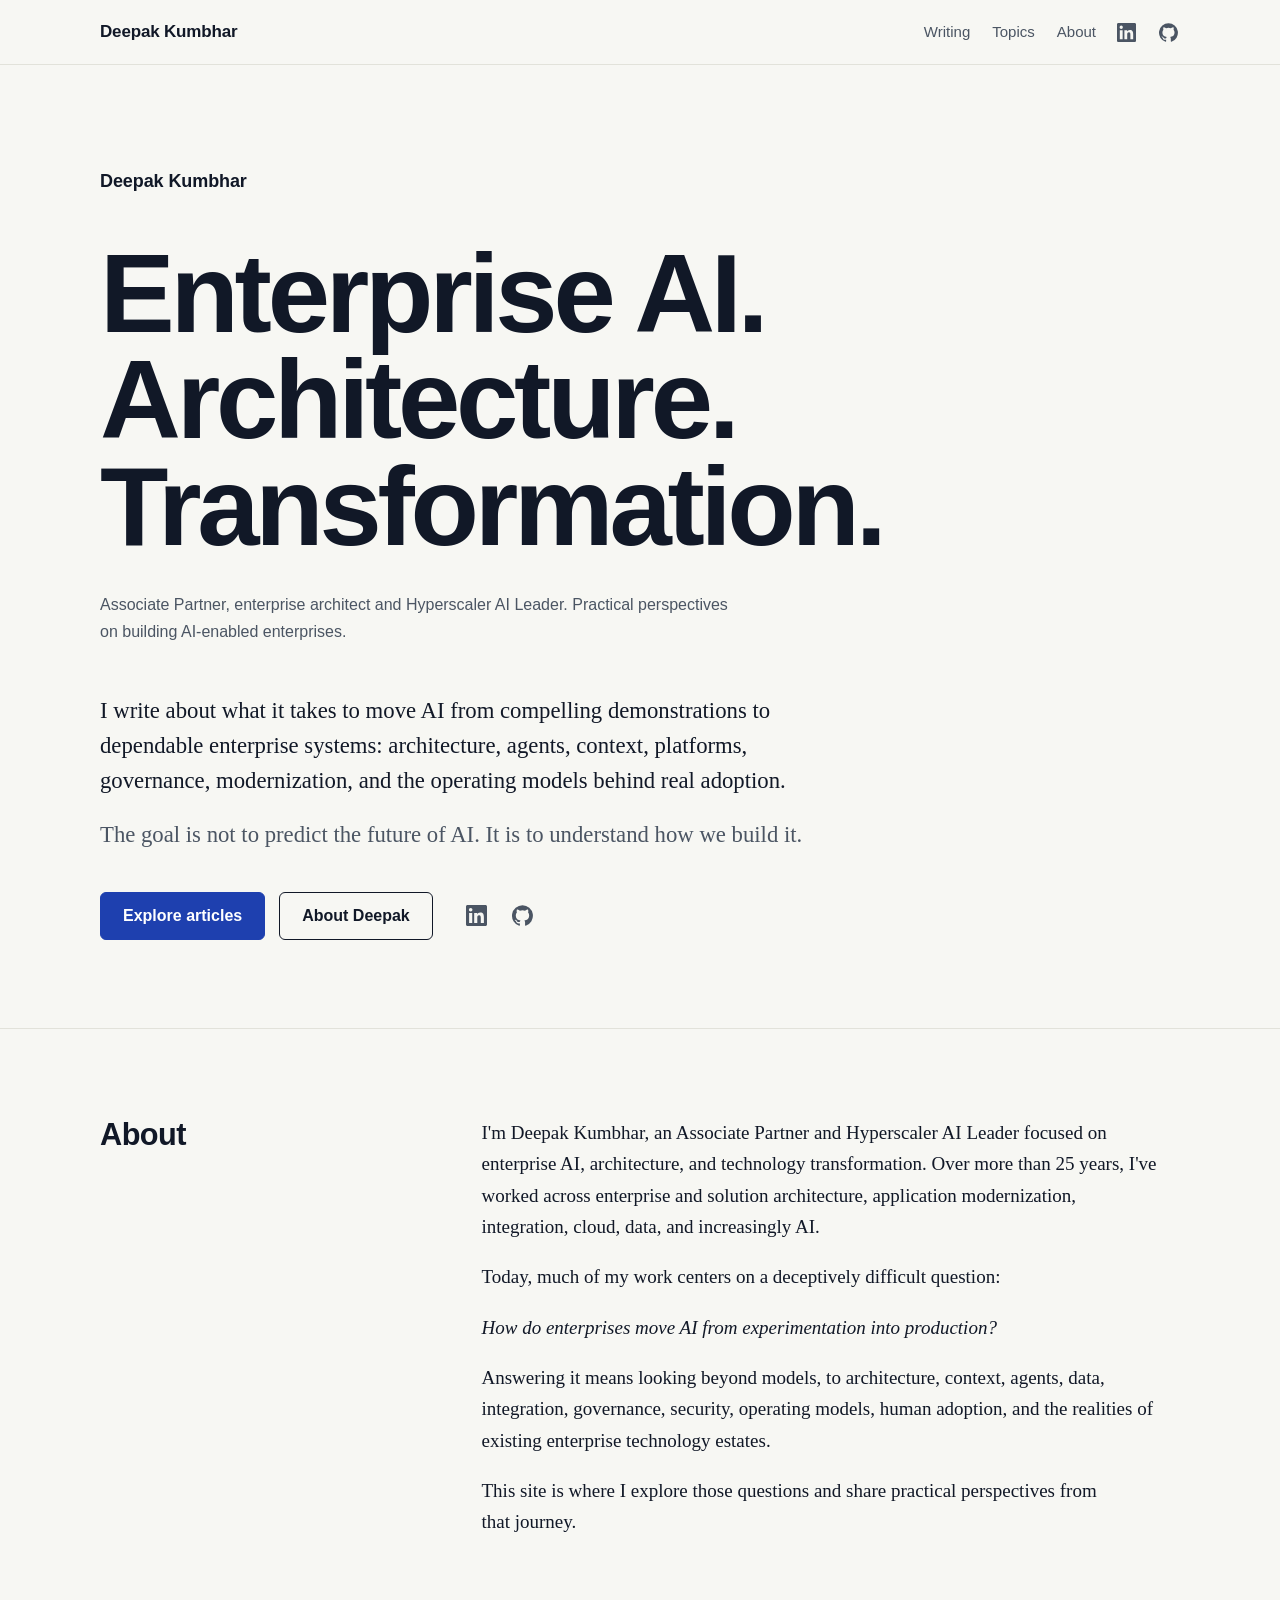
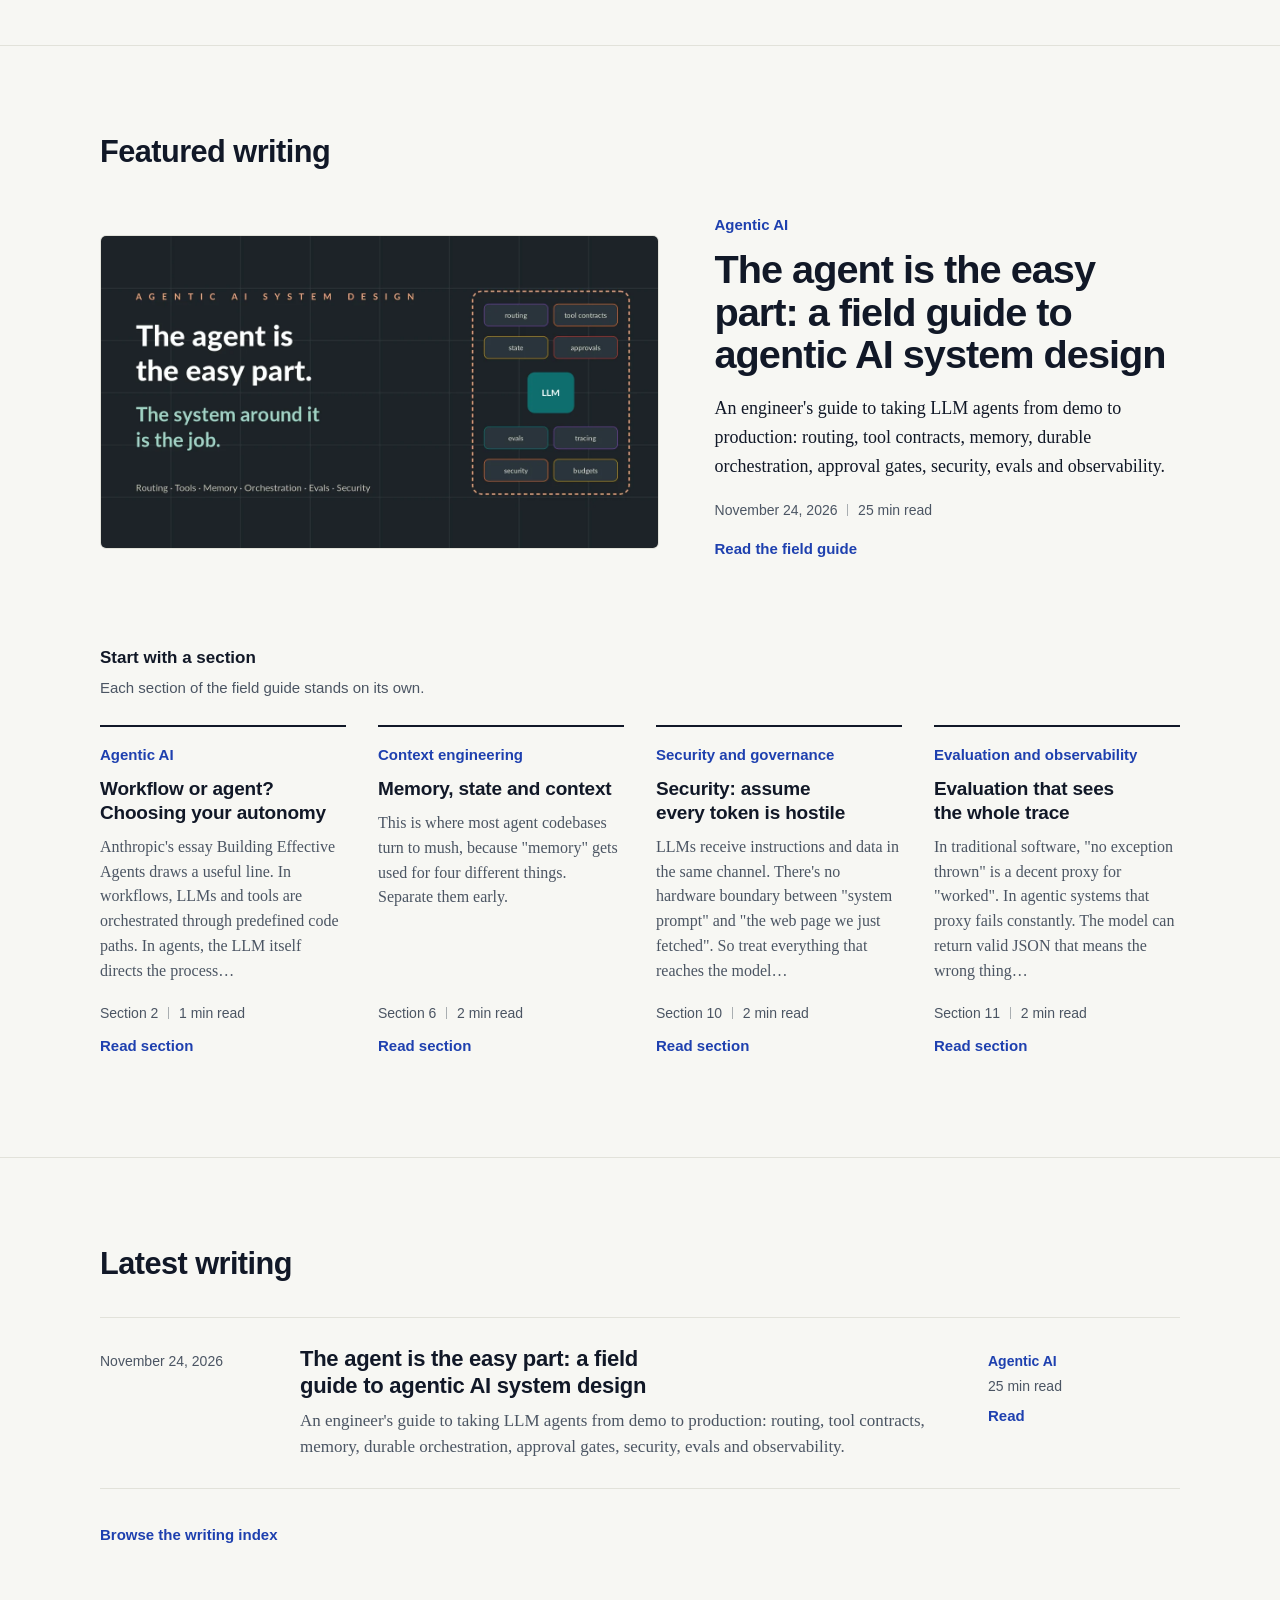
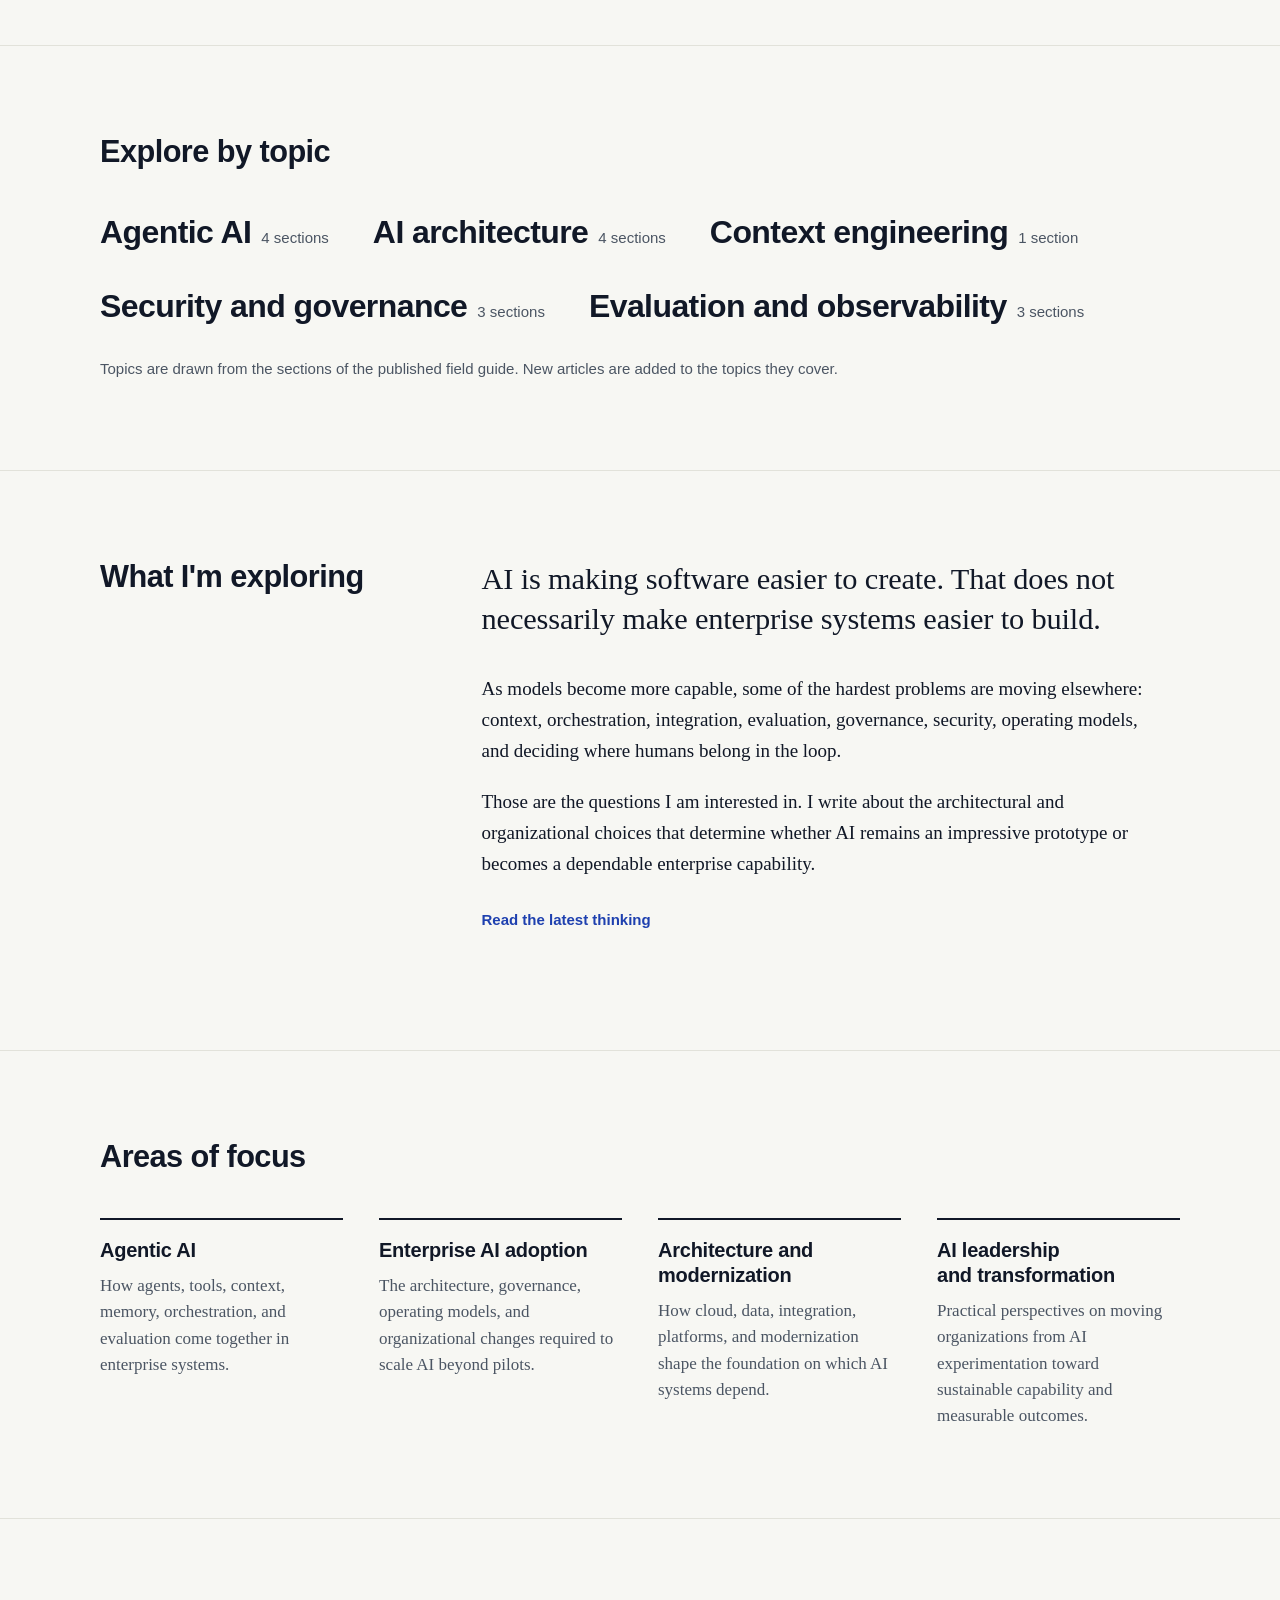
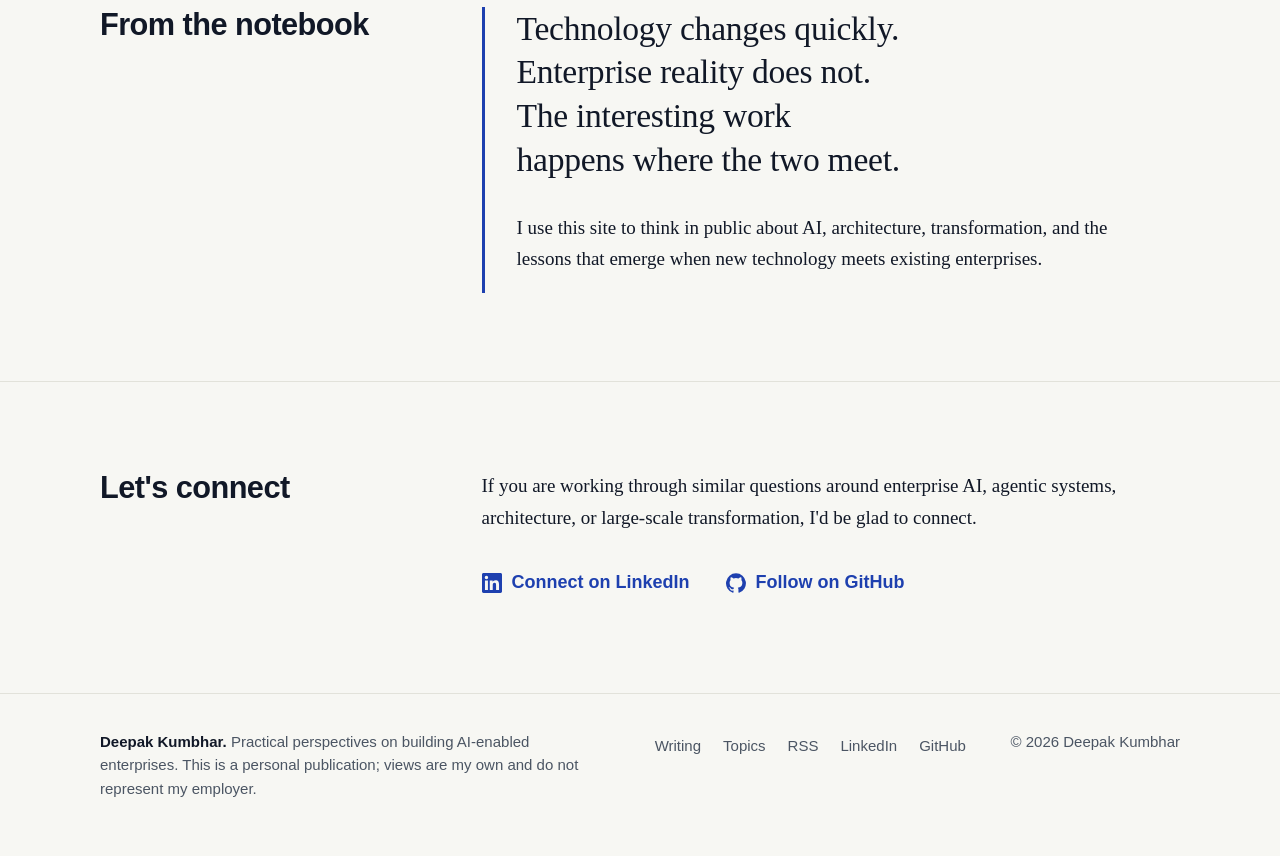
<file: index.html>
<!DOCTYPE html>
<html lang="en">
<head>
<meta charset="utf-8">
<meta name="viewport" content="width=device-width, initial-scale=1">
<title>Deepak Kumbhar | Enterprise AI, Agentic Systems &amp; Architecture</title>
<meta name="description" content="Practical perspectives from Deepak Kumbhar on enterprise AI, agentic systems, architecture, modernization, and technology transformation.">
<meta name="author" content="Deepak Kumbhar">
<link rel="canonical" href="https://dkumbhar.github.io/">
<link rel="icon" href="/assets/favicon.svg" type="image/svg+xml">
<link rel="alternate" type="application/rss+xml" title="Deepak Kumbhar" href="/feed.xml">
<meta name="theme-color" content="#F7F7F3" media="(prefers-color-scheme: light)">
<meta name="theme-color" content="#121417" media="(prefers-color-scheme: dark)">
<meta property="og:type" content="website">
<meta property="og:site_name" content="Deepak Kumbhar">
<meta property="og:title" content="Deepak Kumbhar | Enterprise AI, Agentic Systems &amp; Architecture">
<meta property="og:description" content="Practical perspectives on enterprise AI, agentic systems, architecture, modernization, and technology transformation.">
<meta property="og:url" content="https://dkumbhar.github.io/">
<meta property="og:image" content="https://dkumbhar.github.io/assets/og-agent-is-the-easy-part.png">
<meta property="og:image:width" content="1200">
<meta property="og:image:height" content="630">
<meta property="og:image:alt" content="The agent is the easy part. The system around it is the job.">
<meta name="twitter:card" content="summary_large_image">
<meta name="twitter:title" content="Deepak Kumbhar | Enterprise AI, Agentic Systems &amp; Architecture">
<meta name="twitter:description" content="Practical perspectives on enterprise AI, agentic systems, architecture, modernization, and technology transformation.">
<meta name="twitter:image" content="https://dkumbhar.github.io/assets/og-agent-is-the-easy-part.png">
<link rel="preload" as="image" href="/assets/cover-agent-is-the-easy-part.webp" type="image/webp">
<link rel="stylesheet" href="/assets/site.css">
<!-- build:jsonld -->
<script type="application/ld+json">{"@context":"https://schema.org","@graph":[{"@type":"Person","@id":"https://dkumbhar.github.io/#person","name":"Deepak Kumbhar","url":"https://dkumbhar.github.io/","jobTitle":"Associate Partner","description":"Enterprise architect and Hyperscaler AI Leader writing about enterprise AI, agentic systems, architecture and technology transformation.","knowsAbout":["Enterprise AI","Agentic AI","Enterprise architecture","Application modernization","Cloud platforms","AI governance","Technology transformation"],"sameAs":["https://www.linkedin.com/in/deepakkumbhar","https://github.com/dkumbhar"]},{"@type":"WebSite","@id":"https://dkumbhar.github.io/#website","name":"Deepak Kumbhar","url":"https://dkumbhar.github.io/","description":"Practical perspectives on building AI-enabled enterprises.","inLanguage":"en-US","publisher":{"@id":"https://dkumbhar.github.io/#person"}},{"@type":"Blog","@id":"https://dkumbhar.github.io/#blog","name":"Deepak Kumbhar","url":"https://dkumbhar.github.io/","description":"Practical perspectives on building AI-enabled enterprises.","author":{"@id":"https://dkumbhar.github.io/#person"},"blogPost":[{"@type":"BlogPosting","headline":"The agent is the easy part: a field guide to agentic AI system design","url":"https://dkumbhar.github.io/articles/agent-is-the-easy-part/","datePublished":"2026-11-24","description":"An engineer's guide to taking LLM agents from demo to production: routing, tool contracts, memory, durable orchestration, approval gates, security, evals and observability.","author":{"@id":"https://dkumbhar.github.io/#person"}}]}]}</script>
<!-- /build:jsonld -->
</head>
<body class="dk">
<a class="dk-skip" href="#main">Skip to content</a>
<header class="dk-nav">
  <div class="dk-nav-inner">
    <a class="dk-brand" href="/">Deepak Kumbhar</a>
    <nav aria-label="Main">
      <ul>
        <li><a href="/writing/">Writing</a></li>
        <li><a href="/topics/">Topics</a></li>
        <li><a href="/#about">About</a></li>
        <li class="dk-push"><a class="dk-icon-link" href="https://www.linkedin.com/in/deepakkumbhar" aria-label="Deepak Kumbhar on LinkedIn"><svg class="dk-icon" viewBox="0 0 24 24" aria-hidden="true" focusable="false"><path d="M20.45 20.45h-3.56v-5.57c0-1.33-.02-3.04-1.85-3.04-1.85 0-2.14 1.45-2.14 2.94v5.67H9.35V9h3.41v1.56h.05c.48-.9 1.64-1.85 3.37-1.85 3.6 0 4.27 2.37 4.27 5.46v6.28zM5.34 7.43a2.06 2.06 0 1 1 0-4.13 2.06 2.06 0 0 1 0 4.13zM7.12 20.45H3.56V9h3.56v11.45zM22.22 0H1.77C.79 0 0 .77 0 1.73v20.54C0 23.23.79 24 1.77 24h20.45c.98 0 1.78-.77 1.78-1.73V1.73C24 .77 23.2 0 22.22 0z"/></svg></a></li>
        <li><a class="dk-icon-link" href="https://github.com/dkumbhar" aria-label="Deepak Kumbhar on GitHub"><svg class="dk-icon" viewBox="0 0 24 24" aria-hidden="true" focusable="false"><path d="M12 .3a12 12 0 0 0-3.8 23.38c.6.12.83-.26.83-.57L9 21.07c-3.34.72-4.04-1.61-4.04-1.61-.55-1.39-1.34-1.76-1.34-1.76-1.08-.74.09-.73.09-.73 1.2.09 1.83 1.24 1.83 1.24 1.07 1.83 2.81 1.3 3.5 1 .1-.78.42-1.31.76-1.61-2.67-.3-5.47-1.33-5.47-5.93 0-1.31.47-2.38 1.24-3.22-.14-.3-.54-1.52.1-3.18 0 0 1-.32 3.3 1.23a11.5 11.5 0 0 1 6 0c2.28-1.55 3.29-1.23 3.29-1.23.64 1.66.24 2.88.12 3.18a4.65 4.65 0 0 1 1.23 3.22c0 4.61-2.8 5.63-5.48 5.92.42.36.81 1.1.81 2.22l-.01 3.29c0 .31.2.69.82.57A12 12 0 0 0 12 .3"/></svg></a></li>
      </ul>
    </nav>
  </div>
</header>

<main id="main">

  <section class="dk-hero" aria-labelledby="hero-h">
    <div class="dk-wrap">
      <h1 id="hero-h">
        <span class="dk-hero-name">Deepak Kumbhar</span>
        <span class="dk-hero-tag"><span>Enterprise AI.</span> <span>Architecture.</span> <span>Transformation.</span></span>
      </h1>
      <p class="dk-hero-role">Associate Partner, enterprise architect and Hyperscaler AI Leader. Practical perspectives on building AI-enabled enterprises.</p>
      <p class="dk-hero-lede">I write about what it takes to move AI from compelling demonstrations to dependable enterprise systems: architecture, agents, context, platforms, governance, modernization, and the operating models behind real adoption.</p>
      <p class="dk-hero-goal">The goal is not to predict the future of AI. It is to understand how we build it.</p>
      <div class="dk-actions">
        <a class="dk-btn dk-btn-primary" href="#featured">Explore articles</a>
        <a class="dk-btn dk-btn-quiet" href="#about">About Deepak</a>
        <span class="dk-social">
          <a href="https://www.linkedin.com/in/deepakkumbhar" aria-label="Deepak Kumbhar on LinkedIn"><svg class="dk-icon" viewBox="0 0 24 24" aria-hidden="true" focusable="false"><path d="M20.45 20.45h-3.56v-5.57c0-1.33-.02-3.04-1.85-3.04-1.85 0-2.14 1.45-2.14 2.94v5.67H9.35V9h3.41v1.56h.05c.48-.9 1.64-1.85 3.37-1.85 3.6 0 4.27 2.37 4.27 5.46v6.28zM5.34 7.43a2.06 2.06 0 1 1 0-4.13 2.06 2.06 0 0 1 0 4.13zM7.12 20.45H3.56V9h3.56v11.45zM22.22 0H1.77C.79 0 0 .77 0 1.73v20.54C0 23.23.79 24 1.77 24h20.45c.98 0 1.78-.77 1.78-1.73V1.73C24 .77 23.2 0 22.22 0z"/></svg></a>
          <a href="https://github.com/dkumbhar" aria-label="Deepak Kumbhar on GitHub"><svg class="dk-icon" viewBox="0 0 24 24" aria-hidden="true" focusable="false"><path d="M12 .3a12 12 0 0 0-3.8 23.38c.6.12.83-.26.83-.57L9 21.07c-3.34.72-4.04-1.61-4.04-1.61-.55-1.39-1.34-1.76-1.34-1.76-1.08-.74.09-.73.09-.73 1.2.09 1.83 1.24 1.83 1.24 1.07 1.83 2.81 1.3 3.5 1 .1-.78.42-1.31.76-1.61-2.67-.3-5.47-1.33-5.47-5.93 0-1.31.47-2.38 1.24-3.22-.14-.3-.54-1.52.1-3.18 0 0 1-.32 3.3 1.23a11.5 11.5 0 0 1 6 0c2.28-1.55 3.29-1.23 3.29-1.23.64 1.66.24 2.88.12 3.18a4.65 4.65 0 0 1 1.23 3.22c0 4.61-2.8 5.63-5.48 5.92.42.36.81 1.1.81 2.22l-.01 3.29c0 .31.2.69.82.57A12 12 0 0 0 12 .3"/></svg></a>
        </span>
      </div>
    </div>
  </section>

  <section class="dk-section" id="about" aria-labelledby="about-h">
    <div class="dk-wrap dk-split">
      <h2 class="dk-h2" id="about-h">About</h2>
      <div class="dk-prose">
        <p>I'm Deepak Kumbhar, an Associate Partner and Hyperscaler AI Leader focused on enterprise AI, architecture, and technology transformation. Over more than 25 years, I've worked across enterprise and solution architecture, application modernization, integration, cloud, data, and increasingly AI.</p>
        <p>Today, much of my work centers on a deceptively difficult question:</p>
        <p class="dk-question">How do enterprises move AI from experimentation into production?</p>
        <p>Answering it means looking beyond models, to architecture, context, agents, data, integration, governance, security, operating models, human adoption, and the realities of existing enterprise technology estates.</p>
        <p>This site is where I explore those questions and share practical perspectives from that journey.</p>
      </div>
    </div>
  </section>

  <section class="dk-section" id="featured" aria-labelledby="featured-h">
    <div class="dk-wrap">
      <div class="dk-featured-head"><h2 class="dk-h2" id="featured-h">Featured writing</h2></div>
<!-- build:featured -->
<article class="dk-lead" aria-labelledby="lead-title">
  <a class="dk-lead-media" href="/articles/agent-is-the-easy-part/" tabindex="-1" aria-hidden="true"><img src="/assets/cover-agent-is-the-easy-part.webp" width="1280" height="720" alt="" fetchpriority="high" decoding="async"></a>
  <div class="dk-lead-body">
    <p class="dk-cat"><a href="/topics/#agentic-ai">Agentic AI</a></p>
    <h3 class="dk-lead-title" id="lead-title"><a class="dk-title-link" href="/articles/agent-is-the-easy-part/">The agent is the easy part: a field guide to agentic AI system design</a></h3>
    <p class="dk-excerpt">An engineer&#x27;s guide to taking LLM agents from demo to production: routing, tool contracts, memory, durable orchestration, approval gates, security, evals and observability.</p>
    <p class="dk-meta"><time datetime="2026-11-24">November 24, 2026</time><span>25 min read</span></p>
    <a class="dk-more" href="/articles/agent-is-the-easy-part/">Read the field guide<span class="dk-sr">: The agent is the easy part: a field guide to agentic AI system design</span></a>
  </div>
</article>
<div class="dk-inside">
  <h3 class="dk-inside-h">Start with a section</h3>
  <p class="dk-inside-note">Each section of the field guide stands on its own.</p>
  <ul class="dk-chapters">
    <li>
      <p class="dk-cat"><a href="/topics/#agentic-ai">Agentic AI</a></p>
      <h4 class="dk-ch-title"><a class="dk-title-link" href="/articles/agent-is-the-easy-part/#s2">Workflow or agent? Choosing your autonomy</a></h4>
      <p class="dk-ch-excerpt">Anthropic&#x27;s essay Building Effective Agents draws a useful line. In workflows, LLMs and tools are orchestrated through predefined code paths. In agents, the LLM itself directs the process…</p>
      <p class="dk-meta"><span>Section 2</span><span>1 min read</span></p>
      <a class="dk-more" href="/articles/agent-is-the-easy-part/#s2">Read section<span class="dk-sr">: Workflow or agent? Choosing your autonomy</span></a>
    </li>
    <li>
      <p class="dk-cat"><a href="/topics/#context-engineering">Context engineering</a></p>
      <h4 class="dk-ch-title"><a class="dk-title-link" href="/articles/agent-is-the-easy-part/#s6">Memory, state and context</a></h4>
      <p class="dk-ch-excerpt">This is where most agent codebases turn to mush, because &quot;memory&quot; gets used for four different things. Separate them early.</p>
      <p class="dk-meta"><span>Section 6</span><span>2 min read</span></p>
      <a class="dk-more" href="/articles/agent-is-the-easy-part/#s6">Read section<span class="dk-sr">: Memory, state and context</span></a>
    </li>
    <li>
      <p class="dk-cat"><a href="/topics/#security-governance">Security and governance</a></p>
      <h4 class="dk-ch-title"><a class="dk-title-link" href="/articles/agent-is-the-easy-part/#s10">Security: assume every token is hostile</a></h4>
      <p class="dk-ch-excerpt">LLMs receive instructions and data in the same channel. There&#x27;s no hardware boundary between &quot;system prompt&quot; and &quot;the web page we just fetched&quot;. So treat everything that reaches the model…</p>
      <p class="dk-meta"><span>Section 10</span><span>2 min read</span></p>
      <a class="dk-more" href="/articles/agent-is-the-easy-part/#s10">Read section<span class="dk-sr">: Security: assume every token is hostile</span></a>
    </li>
    <li>
      <p class="dk-cat"><a href="/topics/#evaluation-observability">Evaluation and observability</a></p>
      <h4 class="dk-ch-title"><a class="dk-title-link" href="/articles/agent-is-the-easy-part/#s11">Evaluation that sees the whole trace</a></h4>
      <p class="dk-ch-excerpt">In traditional software, &quot;no exception thrown&quot; is a decent proxy for &quot;worked&quot;. In agentic systems that proxy fails constantly. The model can return valid JSON that means the wrong thing…</p>
      <p class="dk-meta"><span>Section 11</span><span>2 min read</span></p>
      <a class="dk-more" href="/articles/agent-is-the-easy-part/#s11">Read section<span class="dk-sr">: Evaluation that sees the whole trace</span></a>
    </li>
  </ul>
</div>
<!-- /build:featured -->
    </div>
  </section>

  <section class="dk-section" id="latest" aria-labelledby="latest-h">
    <div class="dk-wrap">
      <h2 class="dk-h2" id="latest-h">Latest writing</h2>
      <span id="articles"></span>
<!-- build:latest -->
<ul class="dk-list">
  <li class="dk-row">
    <p class="dk-row-date"><time datetime="2026-11-24">November 24, 2026</time></p>
    <div>
      <h3 class="dk-row-title"><a class="dk-title-link" href="/articles/agent-is-the-easy-part/">The agent is the easy part: a field guide to agentic AI system design</a></h3>
      <p class="dk-row-excerpt">An engineer&#x27;s guide to taking LLM agents from demo to production: routing, tool contracts, memory, durable orchestration, approval gates, security, evals and observability.</p>
    </div>
    <p class="dk-row-side"><a href="/topics/#agentic-ai">Agentic AI</a><span>25 min read</span><a class="dk-more" href="/articles/agent-is-the-easy-part/">Read<span class="dk-sr">: The agent is the easy part: a field guide to agentic AI system design</span></a></p>
  </li>
</ul>
<p class="dk-viewall"><a class="dk-more" href="/writing/">Browse the writing index</a></p>
<!-- /build:latest -->
    </div>
  </section>

  <section class="dk-section" id="topics" aria-labelledby="topics-h">
    <div class="dk-wrap">
      <h2 class="dk-h2" id="topics-h">Explore by topic</h2>
<!-- build:topics -->
<ul class="dk-topics">
  <li><a href="/topics/#agentic-ai">Agentic AI <span class="dk-count">4 sections</span></a></li>
  <li><a href="/topics/#ai-architecture">AI architecture <span class="dk-count">4 sections</span></a></li>
  <li><a href="/topics/#context-engineering">Context engineering <span class="dk-count">1 section</span></a></li>
  <li><a href="/topics/#security-governance">Security and governance <span class="dk-count">3 sections</span></a></li>
  <li><a href="/topics/#evaluation-observability">Evaluation and observability <span class="dk-count">3 sections</span></a></li>
</ul>
<p class="dk-topics-note">Topics are drawn from the sections of the published field guide. New articles are added to the topics they cover.</p>
<!-- /build:topics -->
    </div>
  </section>

  <section class="dk-section" id="exploring" aria-labelledby="exploring-h">
    <div class="dk-wrap dk-split">
      <h2 class="dk-h2" id="exploring-h">What I'm exploring</h2>
      <div class="dk-prose">
        <p class="dk-pov-open">AI is making software easier to create. That does not necessarily make enterprise systems easier to build.</p>
        <p>As models become more capable, some of the hardest problems are moving elsewhere: context, orchestration, integration, evaluation, governance, security, operating models, and deciding where humans belong in the loop.</p>
        <p>Those are the questions I am interested in. I write about the architectural and organizational choices that determine whether AI remains an impressive prototype or becomes a dependable enterprise capability.</p>
        <p><a class="dk-more" href="#latest">Read the latest thinking</a></p>
      </div>
    </div>
  </section>

  <section class="dk-section" id="focus" aria-labelledby="focus-h">
    <div class="dk-wrap">
      <h2 class="dk-h2" id="focus-h">Areas of focus</h2>
      <ul class="dk-focus">
        <li>
          <h3>Agentic AI</h3>
          <p>How agents, tools, context, memory, orchestration, and evaluation come together in enterprise systems.</p>
        </li>
        <li>
          <h3>Enterprise AI adoption</h3>
          <p>The architecture, governance, operating models, and organizational changes required to scale AI beyond pilots.</p>
        </li>
        <li>
          <h3>Architecture and modernization</h3>
          <p>How cloud, data, integration, platforms, and modernization shape the foundation on which AI systems depend.</p>
        </li>
        <li>
          <h3>AI leadership and transformation</h3>
          <p>Practical perspectives on moving organizations from AI experimentation toward sustainable capability and measurable outcomes.</p>
        </li>
      </ul>
    </div>
  </section>

  <section class="dk-section" id="notebook" aria-labelledby="notebook-h">
    <div class="dk-wrap dk-split">
      <h2 class="dk-h2" id="notebook-h">From the notebook</h2>
      <div class="dk-prose dk-notebook-text">
        <p class="dk-notebook-big"><span>Technology changes quickly.</span> <span>Enterprise reality does not.</span> <span>The interesting work happens where the two meet.</span></p>
        <p>I use this site to think in public about AI, architecture, transformation, and the lessons that emerge when new technology meets existing enterprises.</p>
      </div>
    </div>
  </section>

  <section class="dk-section" id="connect" aria-labelledby="connect-h">
    <div class="dk-wrap dk-split">
      <h2 class="dk-h2" id="connect-h">Let's connect</h2>
      <div class="dk-prose">
        <p>If you are working through similar questions around enterprise AI, agentic systems, architecture, or large-scale transformation, I'd be glad to connect.</p>
        <ul class="dk-connect-links">
          <li><a href="https://www.linkedin.com/in/deepakkumbhar"><svg class="dk-icon" viewBox="0 0 24 24" aria-hidden="true" focusable="false"><path d="M20.45 20.45h-3.56v-5.57c0-1.33-.02-3.04-1.85-3.04-1.85 0-2.14 1.45-2.14 2.94v5.67H9.35V9h3.41v1.56h.05c.48-.9 1.64-1.85 3.37-1.85 3.6 0 4.27 2.37 4.27 5.46v6.28zM5.34 7.43a2.06 2.06 0 1 1 0-4.13 2.06 2.06 0 0 1 0 4.13zM7.12 20.45H3.56V9h3.56v11.45zM22.22 0H1.77C.79 0 0 .77 0 1.73v20.54C0 23.23.79 24 1.77 24h20.45c.98 0 1.78-.77 1.78-1.73V1.73C24 .77 23.2 0 22.22 0z"/></svg>Connect on LinkedIn</a></li>
          <li><a href="https://github.com/dkumbhar"><svg class="dk-icon" viewBox="0 0 24 24" aria-hidden="true" focusable="false"><path d="M12 .3a12 12 0 0 0-3.8 23.38c.6.12.83-.26.83-.57L9 21.07c-3.34.72-4.04-1.61-4.04-1.61-.55-1.39-1.34-1.76-1.34-1.76-1.08-.74.09-.73.09-.73 1.2.09 1.83 1.24 1.83 1.24 1.07 1.83 2.81 1.3 3.5 1 .1-.78.42-1.31.76-1.61-2.67-.3-5.47-1.33-5.47-5.93 0-1.31.47-2.38 1.24-3.22-.14-.3-.54-1.52.1-3.18 0 0 1-.32 3.3 1.23a11.5 11.5 0 0 1 6 0c2.28-1.55 3.29-1.23 3.29-1.23.64 1.66.24 2.88.12 3.18a4.65 4.65 0 0 1 1.23 3.22c0 4.61-2.8 5.63-5.48 5.92.42.36.81 1.1.81 2.22l-.01 3.29c0 .31.2.69.82.57A12 12 0 0 0 12 .3"/></svg>Follow on GitHub</a></li>
        </ul>
      </div>
    </div>
  </section>

</main>

<footer class="dk-footer">
  <div class="dk-footer-inner">
    <p><strong>Deepak Kumbhar.</strong> Practical perspectives on building AI-enabled enterprises. This is a personal publication; views are my own and do not represent my employer.</p>
    <ul>
      <li><a href="/writing/">Writing</a></li>
      <li><a href="/topics/">Topics</a></li>
      <li><a href="/feed.xml">RSS</a></li>
      <li><a href="https://www.linkedin.com/in/deepakkumbhar">LinkedIn</a></li>
      <li><a href="https://github.com/dkumbhar">GitHub</a></li>
    </ul>
    <p>&copy; 2026 Deepak Kumbhar</p>
  </div>
</footer>
</body>
</html>
</file>
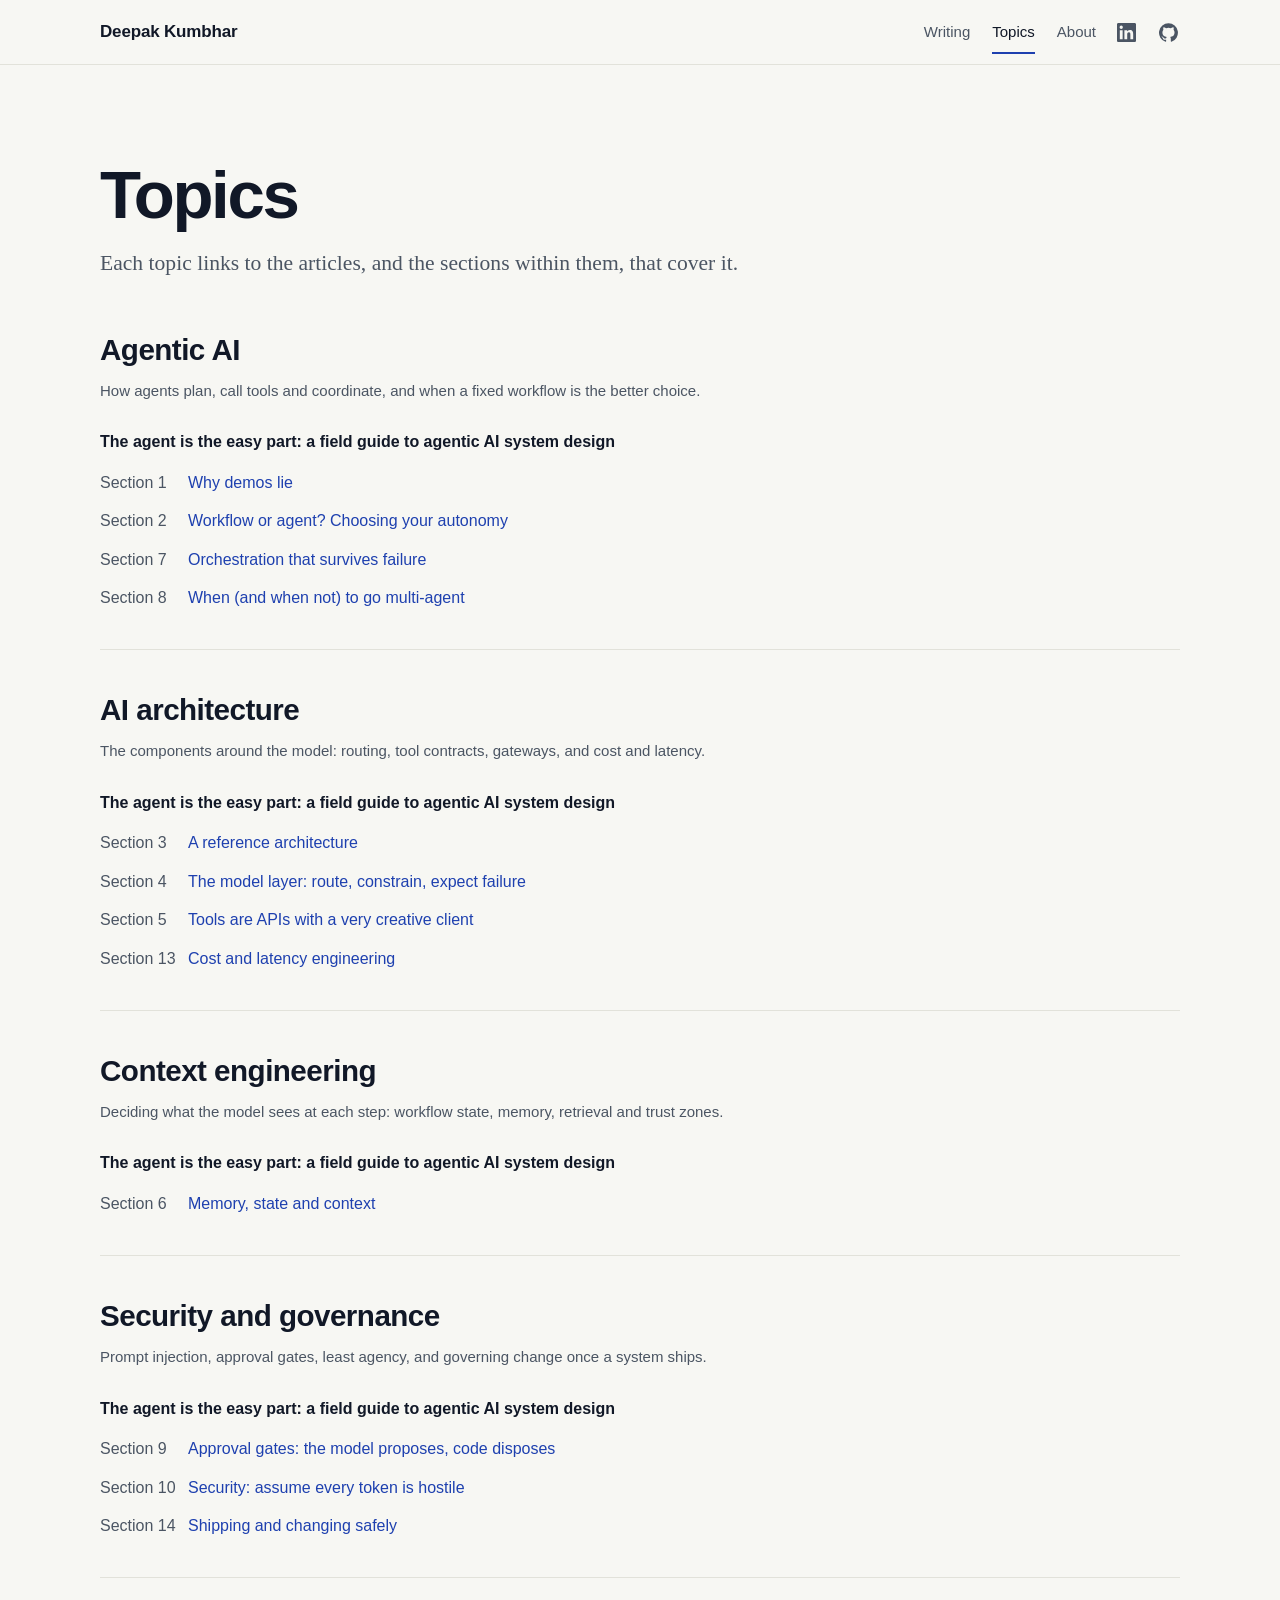
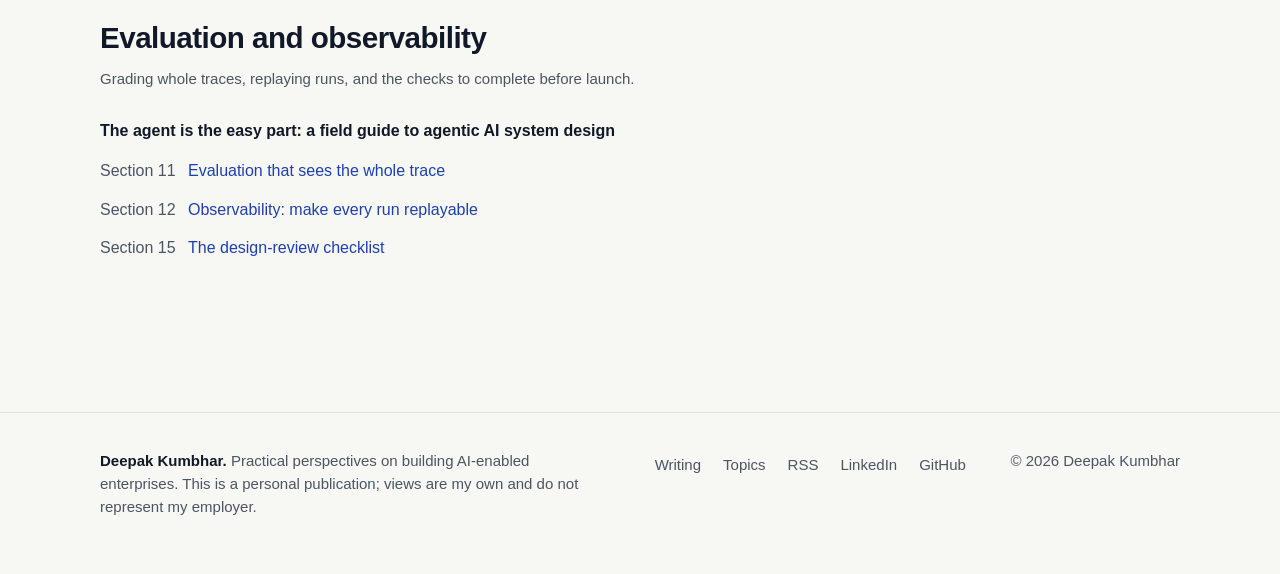
<file: topics/index.html>
<!DOCTYPE html>
<html lang="en">
<head>
<meta charset="utf-8">
<meta name="viewport" content="width=device-width, initial-scale=1">
<title>Topics | Deepak Kumbhar</title>
<meta name="description" content="Browse Deepak Kumbhar&#x27;s writing by topic: agentic AI, AI architecture, context engineering, security and governance, and evaluation.">
<meta name="author" content="Deepak Kumbhar">
<link rel="canonical" href="https://dkumbhar.github.io/topics/">
<link rel="icon" href="/assets/favicon.svg" type="image/svg+xml">
<link rel="alternate" type="application/rss+xml" title="Deepak Kumbhar" href="/feed.xml">
<meta name="theme-color" content="#F7F7F3" media="(prefers-color-scheme: light)">
<meta name="theme-color" content="#121417" media="(prefers-color-scheme: dark)">
<meta property="og:type" content="website">
<meta property="og:site_name" content="Deepak Kumbhar">
<meta property="og:title" content="Topics | Deepak Kumbhar">
<meta property="og:description" content="Browse Deepak Kumbhar&#x27;s writing by topic: agentic AI, AI architecture, context engineering, security and governance, and evaluation.">
<meta property="og:url" content="https://dkumbhar.github.io/topics/">
<meta property="og:image" content="https://dkumbhar.github.io/assets/og-agent-is-the-easy-part.png">
<meta name="twitter:card" content="summary_large_image">
<meta name="twitter:title" content="Topics | Deepak Kumbhar">
<meta name="twitter:description" content="Browse Deepak Kumbhar&#x27;s writing by topic: agentic AI, AI architecture, context engineering, security and governance, and evaluation.">
<meta name="twitter:image" content="https://dkumbhar.github.io/assets/og-agent-is-the-easy-part.png">
<link rel="stylesheet" href="/assets/site.css">
</head>
<body class="dk">
<a class="dk-skip" href="#main">Skip to content</a>
<header class="dk-nav">
  <div class="dk-nav-inner">
    <a class="dk-brand" href="/">Deepak Kumbhar</a>
    <nav aria-label="Main">
      <ul>
        <li><a href="/writing/">Writing</a></li>
        <li><a href="/topics/" aria-current="page">Topics</a></li>
        <li><a href="/#about">About</a></li>
        <li class="dk-push"><a class="dk-icon-link" href="https://www.linkedin.com/in/deepakkumbhar" aria-label="Deepak Kumbhar on LinkedIn"><svg class="dk-icon" viewBox="0 0 24 24" aria-hidden="true" focusable="false"><path d="M20.45 20.45h-3.56v-5.57c0-1.33-.02-3.04-1.85-3.04-1.85 0-2.14 1.45-2.14 2.94v5.67H9.35V9h3.41v1.56h.05c.48-.9 1.64-1.85 3.37-1.85 3.6 0 4.27 2.37 4.27 5.46v6.28zM5.34 7.43a2.06 2.06 0 1 1 0-4.13 2.06 2.06 0 0 1 0 4.13zM7.12 20.45H3.56V9h3.56v11.45zM22.22 0H1.77C.79 0 0 .77 0 1.73v20.54C0 23.23.79 24 1.77 24h20.45c.98 0 1.78-.77 1.78-1.73V1.73C24 .77 23.2 0 22.22 0z"/></svg></a></li>
        <li><a class="dk-icon-link" href="https://github.com/dkumbhar" aria-label="Deepak Kumbhar on GitHub"><svg class="dk-icon" viewBox="0 0 24 24" aria-hidden="true" focusable="false"><path d="M12 .3a12 12 0 0 0-3.8 23.38c.6.12.83-.26.83-.57L9 21.07c-3.34.72-4.04-1.61-4.04-1.61-.55-1.39-1.34-1.76-1.34-1.76-1.08-.74.09-.73.09-.73 1.2.09 1.83 1.24 1.83 1.24 1.07 1.83 2.81 1.3 3.5 1 .1-.78.42-1.31.76-1.61-2.67-.3-5.47-1.33-5.47-5.93 0-1.31.47-2.38 1.24-3.22-.14-.3-.54-1.52.1-3.18 0 0 1-.32 3.3 1.23a11.5 11.5 0 0 1 6 0c2.28-1.55 3.29-1.23 3.29-1.23.64 1.66.24 2.88.12 3.18a4.65 4.65 0 0 1 1.23 3.22c0 4.61-2.8 5.63-5.48 5.92.42.36.81 1.1.81 2.22l-.01 3.29c0 .31.2.69.82.57A12 12 0 0 0 12 .3"/></svg></a></li>
      </ul>
    </nav>
  </div>
</header>
<main id="main">
  <div class="dk-wrap">
    <div class="dk-page-head">
      <h1>Topics</h1>
      <p>Each topic links to the articles, and the sections within them, that cover it.</p>
    </div>
    <div class="dk-page-body">
<section class="dk-topic" id="agentic-ai" aria-labelledby="h-agentic-ai">
  <h2 id="h-agentic-ai">Agentic AI</h2>
  <p class="dk-count">How agents plan, call tools and coordinate, and when a fixed workflow is the better choice.</p>
  <h3><a class="dk-title-link" href="/articles/agent-is-the-easy-part/">The agent is the easy part: a field guide to agentic AI system design</a></h3>
  <ul class="dk-sections">
    <li><span class="dk-sec-num">Section 1</span><a href="/articles/agent-is-the-easy-part/#s1">Why demos lie</a></li>
    <li><span class="dk-sec-num">Section 2</span><a href="/articles/agent-is-the-easy-part/#s2">Workflow or agent? Choosing your autonomy</a></li>
    <li><span class="dk-sec-num">Section 7</span><a href="/articles/agent-is-the-easy-part/#s7">Orchestration that survives failure</a></li>
    <li><span class="dk-sec-num">Section 8</span><a href="/articles/agent-is-the-easy-part/#s8">When (and when not) to go multi-agent</a></li>
  </ul>
</section>
<section class="dk-topic" id="ai-architecture" aria-labelledby="h-ai-architecture">
  <h2 id="h-ai-architecture">AI architecture</h2>
  <p class="dk-count">The components around the model: routing, tool contracts, gateways, and cost and latency.</p>
  <h3><a class="dk-title-link" href="/articles/agent-is-the-easy-part/">The agent is the easy part: a field guide to agentic AI system design</a></h3>
  <ul class="dk-sections">
    <li><span class="dk-sec-num">Section 3</span><a href="/articles/agent-is-the-easy-part/#s3">A reference architecture</a></li>
    <li><span class="dk-sec-num">Section 4</span><a href="/articles/agent-is-the-easy-part/#s4">The model layer: route, constrain, expect failure</a></li>
    <li><span class="dk-sec-num">Section 5</span><a href="/articles/agent-is-the-easy-part/#s5">Tools are APIs with a very creative client</a></li>
    <li><span class="dk-sec-num">Section 13</span><a href="/articles/agent-is-the-easy-part/#s13">Cost and latency engineering</a></li>
  </ul>
</section>
<section class="dk-topic" id="context-engineering" aria-labelledby="h-context-engineering">
  <h2 id="h-context-engineering">Context engineering</h2>
  <p class="dk-count">Deciding what the model sees at each step: workflow state, memory, retrieval and trust zones.</p>
  <h3><a class="dk-title-link" href="/articles/agent-is-the-easy-part/">The agent is the easy part: a field guide to agentic AI system design</a></h3>
  <ul class="dk-sections">
    <li><span class="dk-sec-num">Section 6</span><a href="/articles/agent-is-the-easy-part/#s6">Memory, state and context</a></li>
  </ul>
</section>
<section class="dk-topic" id="security-governance" aria-labelledby="h-security-governance">
  <h2 id="h-security-governance">Security and governance</h2>
  <p class="dk-count">Prompt injection, approval gates, least agency, and governing change once a system ships.</p>
  <h3><a class="dk-title-link" href="/articles/agent-is-the-easy-part/">The agent is the easy part: a field guide to agentic AI system design</a></h3>
  <ul class="dk-sections">
    <li><span class="dk-sec-num">Section 9</span><a href="/articles/agent-is-the-easy-part/#s9">Approval gates: the model proposes, code disposes</a></li>
    <li><span class="dk-sec-num">Section 10</span><a href="/articles/agent-is-the-easy-part/#s10">Security: assume every token is hostile</a></li>
    <li><span class="dk-sec-num">Section 14</span><a href="/articles/agent-is-the-easy-part/#s14">Shipping and changing safely</a></li>
  </ul>
</section>
<section class="dk-topic" id="evaluation-observability" aria-labelledby="h-evaluation-observability">
  <h2 id="h-evaluation-observability">Evaluation and observability</h2>
  <p class="dk-count">Grading whole traces, replaying runs, and the checks to complete before launch.</p>
  <h3><a class="dk-title-link" href="/articles/agent-is-the-easy-part/">The agent is the easy part: a field guide to agentic AI system design</a></h3>
  <ul class="dk-sections">
    <li><span class="dk-sec-num">Section 11</span><a href="/articles/agent-is-the-easy-part/#s11">Evaluation that sees the whole trace</a></li>
    <li><span class="dk-sec-num">Section 12</span><a href="/articles/agent-is-the-easy-part/#s12">Observability: make every run replayable</a></li>
    <li><span class="dk-sec-num">Section 15</span><a href="/articles/agent-is-the-easy-part/#s15">The design-review checklist</a></li>
  </ul>
</section>
    </div>
  </div>
</main>
<footer class="dk-footer">
  <div class="dk-footer-inner">
    <p><strong>Deepak Kumbhar.</strong> Practical perspectives on building AI-enabled enterprises. This is a personal publication; views are my own and do not represent my employer.</p>
    <ul>
      <li><a href="/writing/">Writing</a></li>
      <li><a href="/topics/">Topics</a></li>
      <li><a href="/feed.xml">RSS</a></li>
      <li><a href="https://www.linkedin.com/in/deepakkumbhar">LinkedIn</a></li>
      <li><a href="https://github.com/dkumbhar">GitHub</a></li>
    </ul>
    <p>&copy; 2026 Deepak Kumbhar</p>
  </div>
</footer>
</body>
</html>
</file>
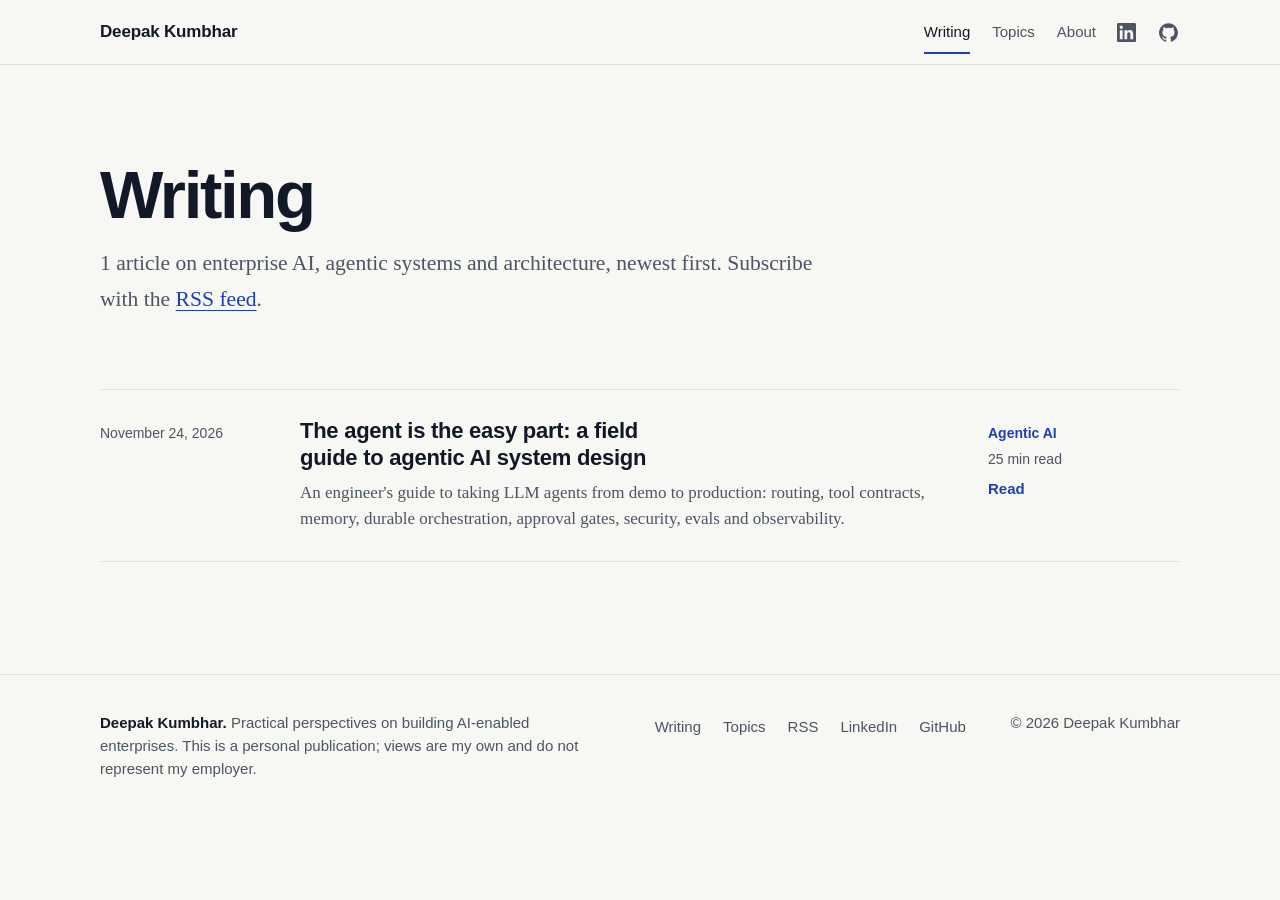
<file: writing/index.html>
<!DOCTYPE html>
<html lang="en">
<head>
<meta charset="utf-8">
<meta name="viewport" content="width=device-width, initial-scale=1">
<title>Writing | Deepak Kumbhar</title>
<meta name="description" content="All articles by Deepak Kumbhar on enterprise AI, agentic systems, architecture and technology transformation.">
<meta name="author" content="Deepak Kumbhar">
<link rel="canonical" href="https://dkumbhar.github.io/writing/">
<link rel="icon" href="/assets/favicon.svg" type="image/svg+xml">
<link rel="alternate" type="application/rss+xml" title="Deepak Kumbhar" href="/feed.xml">
<meta name="theme-color" content="#F7F7F3" media="(prefers-color-scheme: light)">
<meta name="theme-color" content="#121417" media="(prefers-color-scheme: dark)">
<meta property="og:type" content="website">
<meta property="og:site_name" content="Deepak Kumbhar">
<meta property="og:title" content="Writing | Deepak Kumbhar">
<meta property="og:description" content="All articles by Deepak Kumbhar on enterprise AI, agentic systems, architecture and technology transformation.">
<meta property="og:url" content="https://dkumbhar.github.io/writing/">
<meta property="og:image" content="https://dkumbhar.github.io/assets/og-agent-is-the-easy-part.png">
<meta name="twitter:card" content="summary_large_image">
<meta name="twitter:title" content="Writing | Deepak Kumbhar">
<meta name="twitter:description" content="All articles by Deepak Kumbhar on enterprise AI, agentic systems, architecture and technology transformation.">
<meta name="twitter:image" content="https://dkumbhar.github.io/assets/og-agent-is-the-easy-part.png">
<link rel="stylesheet" href="/assets/site.css">
</head>
<body class="dk">
<a class="dk-skip" href="#main">Skip to content</a>
<header class="dk-nav">
  <div class="dk-nav-inner">
    <a class="dk-brand" href="/">Deepak Kumbhar</a>
    <nav aria-label="Main">
      <ul>
        <li><a href="/writing/" aria-current="page">Writing</a></li>
        <li><a href="/topics/">Topics</a></li>
        <li><a href="/#about">About</a></li>
        <li class="dk-push"><a class="dk-icon-link" href="https://www.linkedin.com/in/deepakkumbhar" aria-label="Deepak Kumbhar on LinkedIn"><svg class="dk-icon" viewBox="0 0 24 24" aria-hidden="true" focusable="false"><path d="M20.45 20.45h-3.56v-5.57c0-1.33-.02-3.04-1.85-3.04-1.85 0-2.14 1.45-2.14 2.94v5.67H9.35V9h3.41v1.56h.05c.48-.9 1.64-1.85 3.37-1.85 3.6 0 4.27 2.37 4.27 5.46v6.28zM5.34 7.43a2.06 2.06 0 1 1 0-4.13 2.06 2.06 0 0 1 0 4.13zM7.12 20.45H3.56V9h3.56v11.45zM22.22 0H1.77C.79 0 0 .77 0 1.73v20.54C0 23.23.79 24 1.77 24h20.45c.98 0 1.78-.77 1.78-1.73V1.73C24 .77 23.2 0 22.22 0z"/></svg></a></li>
        <li><a class="dk-icon-link" href="https://github.com/dkumbhar" aria-label="Deepak Kumbhar on GitHub"><svg class="dk-icon" viewBox="0 0 24 24" aria-hidden="true" focusable="false"><path d="M12 .3a12 12 0 0 0-3.8 23.38c.6.12.83-.26.83-.57L9 21.07c-3.34.72-4.04-1.61-4.04-1.61-.55-1.39-1.34-1.76-1.34-1.76-1.08-.74.09-.73.09-.73 1.2.09 1.83 1.24 1.83 1.24 1.07 1.83 2.81 1.3 3.5 1 .1-.78.42-1.31.76-1.61-2.67-.3-5.47-1.33-5.47-5.93 0-1.31.47-2.38 1.24-3.22-.14-.3-.54-1.52.1-3.18 0 0 1-.32 3.3 1.23a11.5 11.5 0 0 1 6 0c2.28-1.55 3.29-1.23 3.29-1.23.64 1.66.24 2.88.12 3.18a4.65 4.65 0 0 1 1.23 3.22c0 4.61-2.8 5.63-5.48 5.92.42.36.81 1.1.81 2.22l-.01 3.29c0 .31.2.69.82.57A12 12 0 0 0 12 .3"/></svg></a></li>
      </ul>
    </nav>
  </div>
</header>
<main id="main">
  <div class="dk-wrap">
    <div class="dk-page-head">
      <h1>Writing</h1>
      <p>1 article on enterprise AI, agentic systems and architecture, newest first. Subscribe with the <a href="/feed.xml">RSS feed</a>.</p>
    </div>
    <div class="dk-page-body">
      <ul class="dk-list">
  <li class="dk-row">
    <p class="dk-row-date"><time datetime="2026-11-24">November 24, 2026</time></p>
    <div>
      <h2 class="dk-row-title"><a class="dk-title-link" href="/articles/agent-is-the-easy-part/">The agent is the easy part: a field guide to agentic AI system design</a></h2>
      <p class="dk-row-excerpt">An engineer&#x27;s guide to taking LLM agents from demo to production: routing, tool contracts, memory, durable orchestration, approval gates, security, evals and observability.</p>
    </div>
    <p class="dk-row-side"><a href="/topics/#agentic-ai">Agentic AI</a><span>25 min read</span><a class="dk-more" href="/articles/agent-is-the-easy-part/">Read<span class="dk-sr">: The agent is the easy part: a field guide to agentic AI system design</span></a></p>
  </li>
      </ul>
    </div>
  </div>
</main>
<footer class="dk-footer">
  <div class="dk-footer-inner">
    <p><strong>Deepak Kumbhar.</strong> Practical perspectives on building AI-enabled enterprises. This is a personal publication; views are my own and do not represent my employer.</p>
    <ul>
      <li><a href="/writing/">Writing</a></li>
      <li><a href="/topics/">Topics</a></li>
      <li><a href="/feed.xml">RSS</a></li>
      <li><a href="https://www.linkedin.com/in/deepakkumbhar">LinkedIn</a></li>
      <li><a href="https://github.com/dkumbhar">GitHub</a></li>
    </ul>
    <p>&copy; 2026 Deepak Kumbhar</p>
  </div>
</footer>
</body>
</html>
</file>
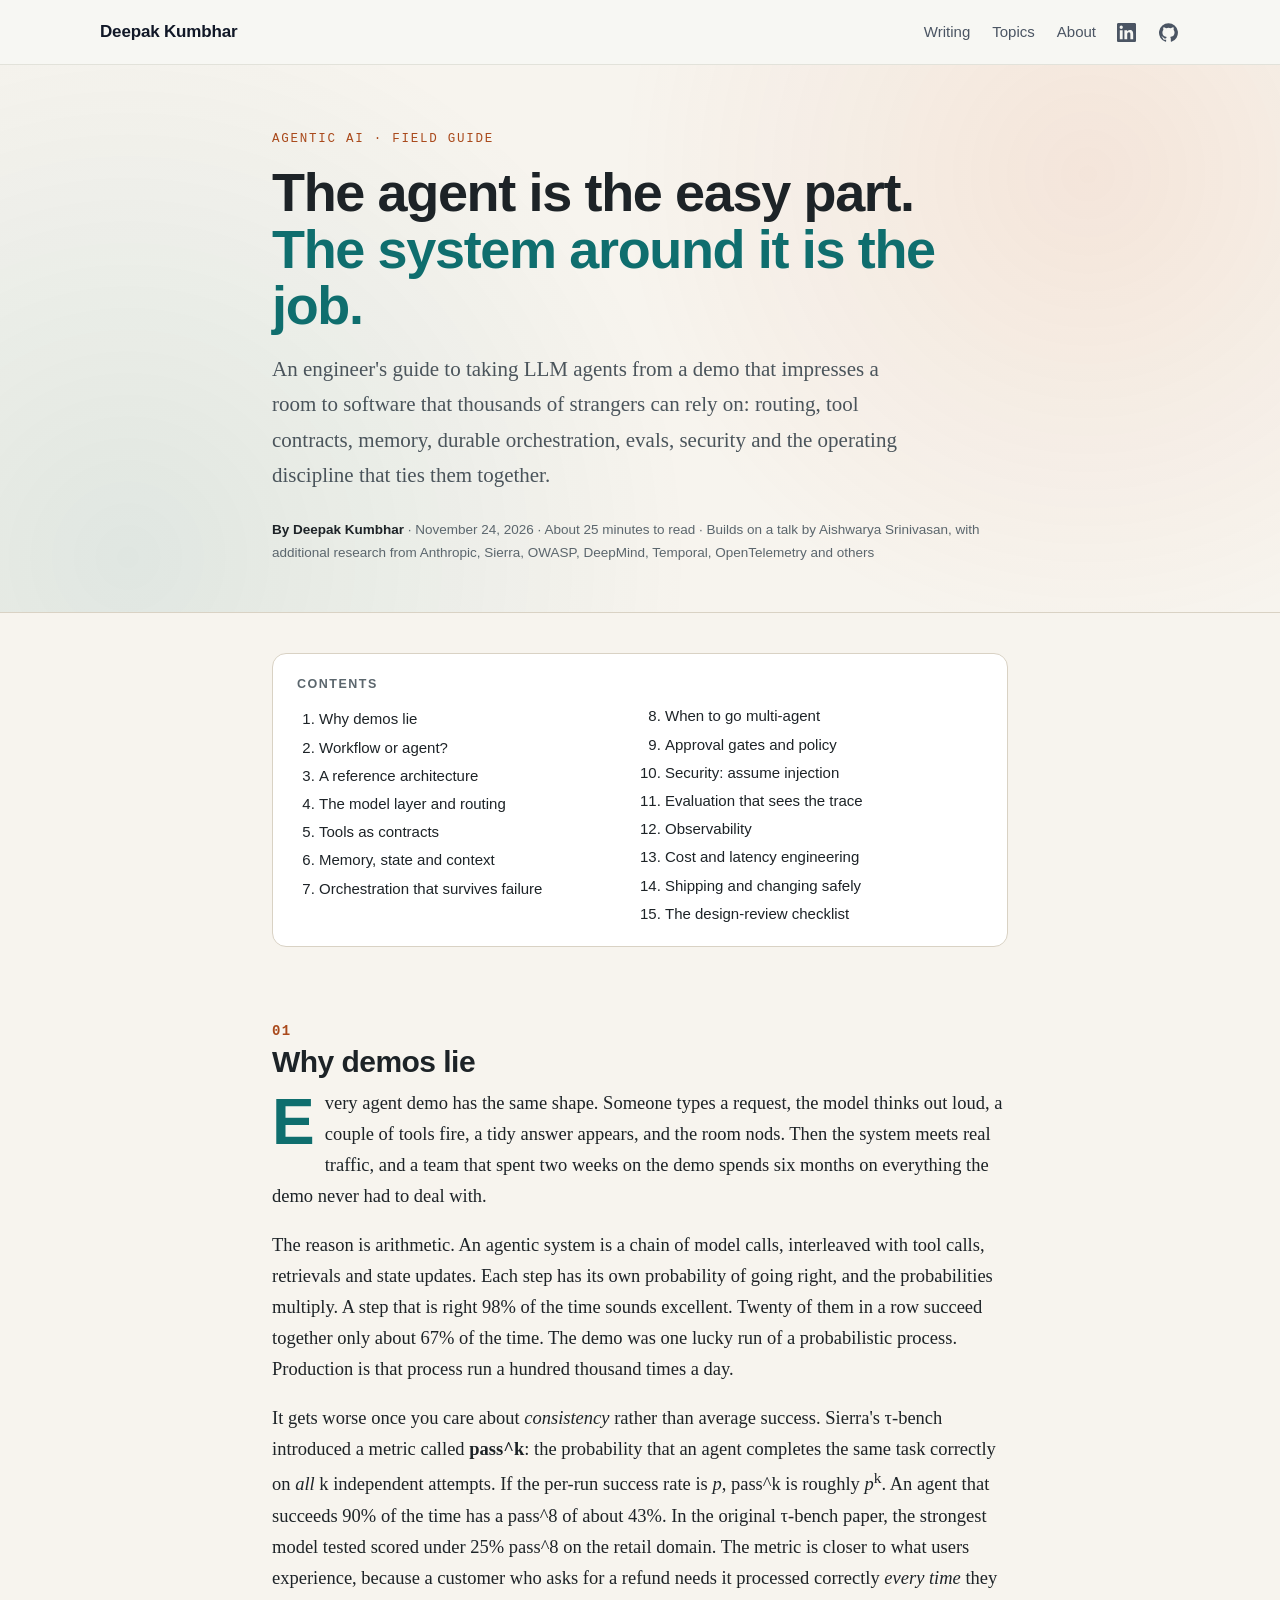
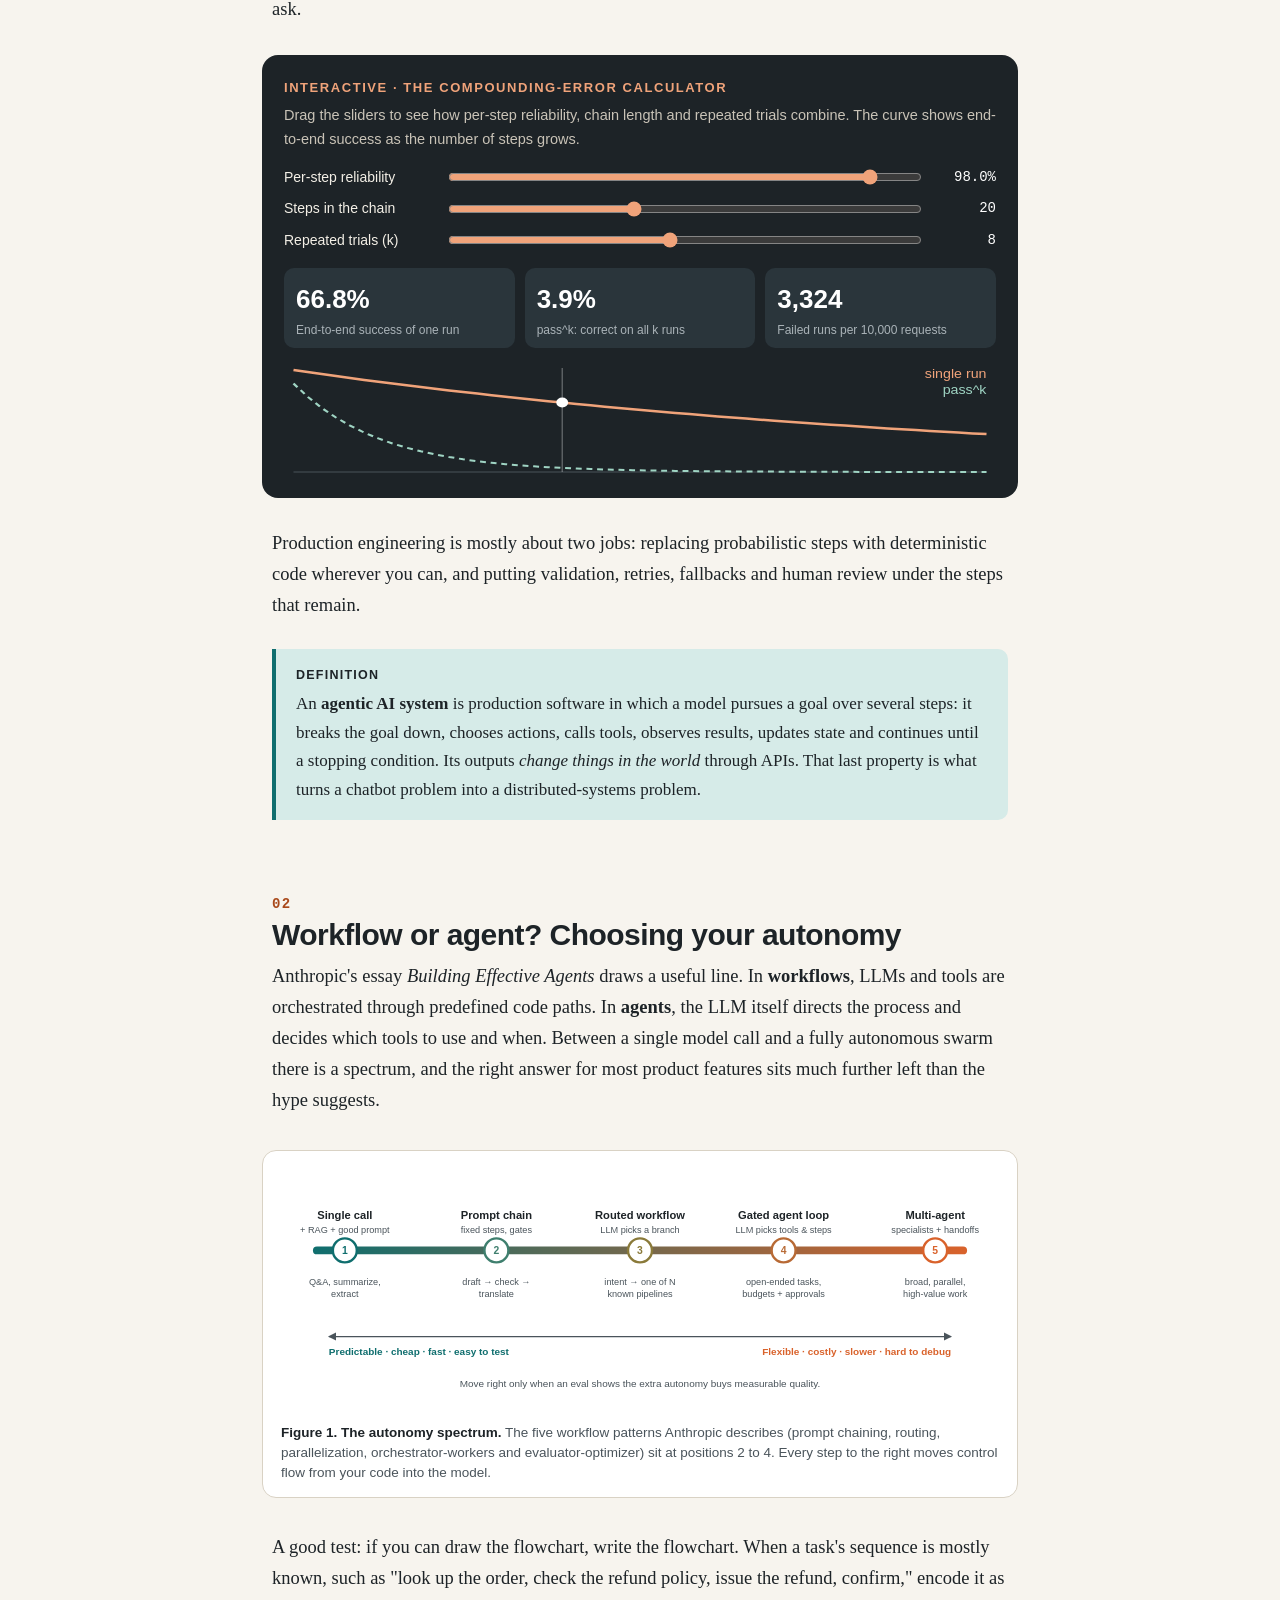
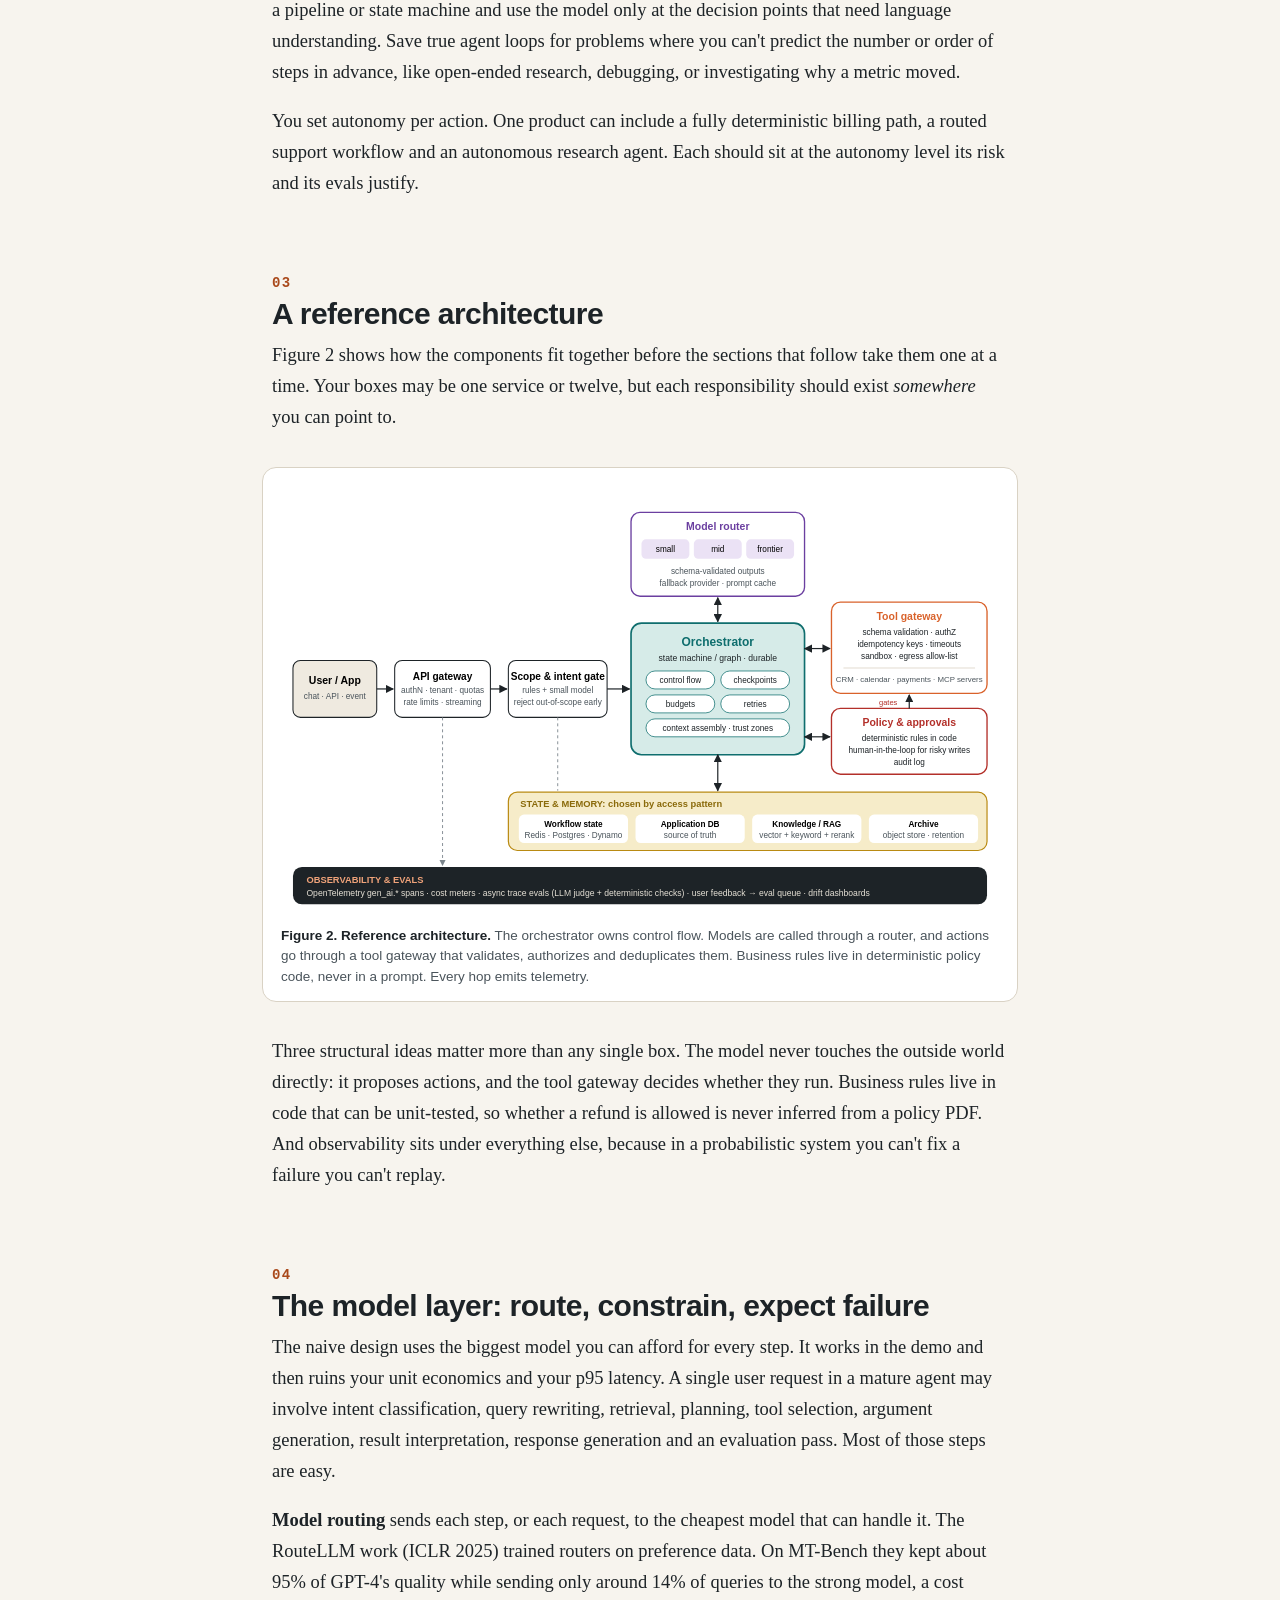
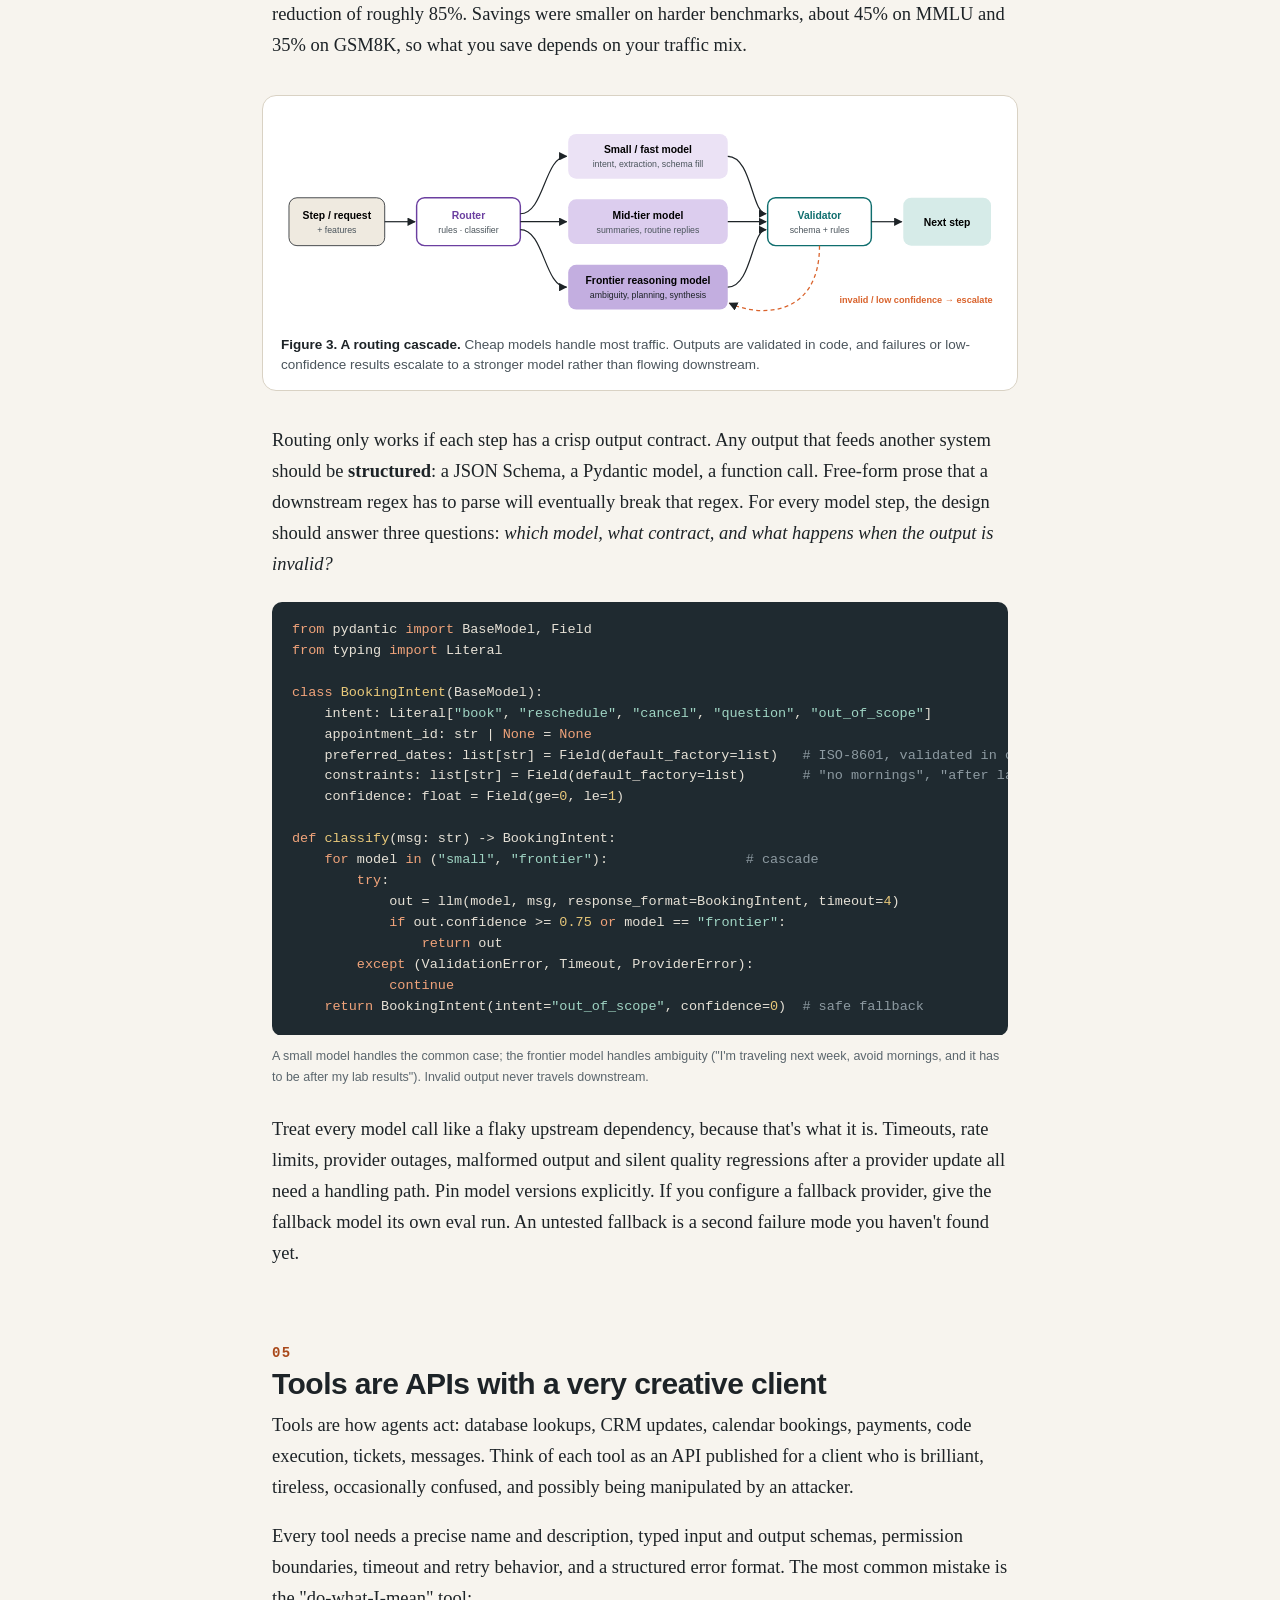
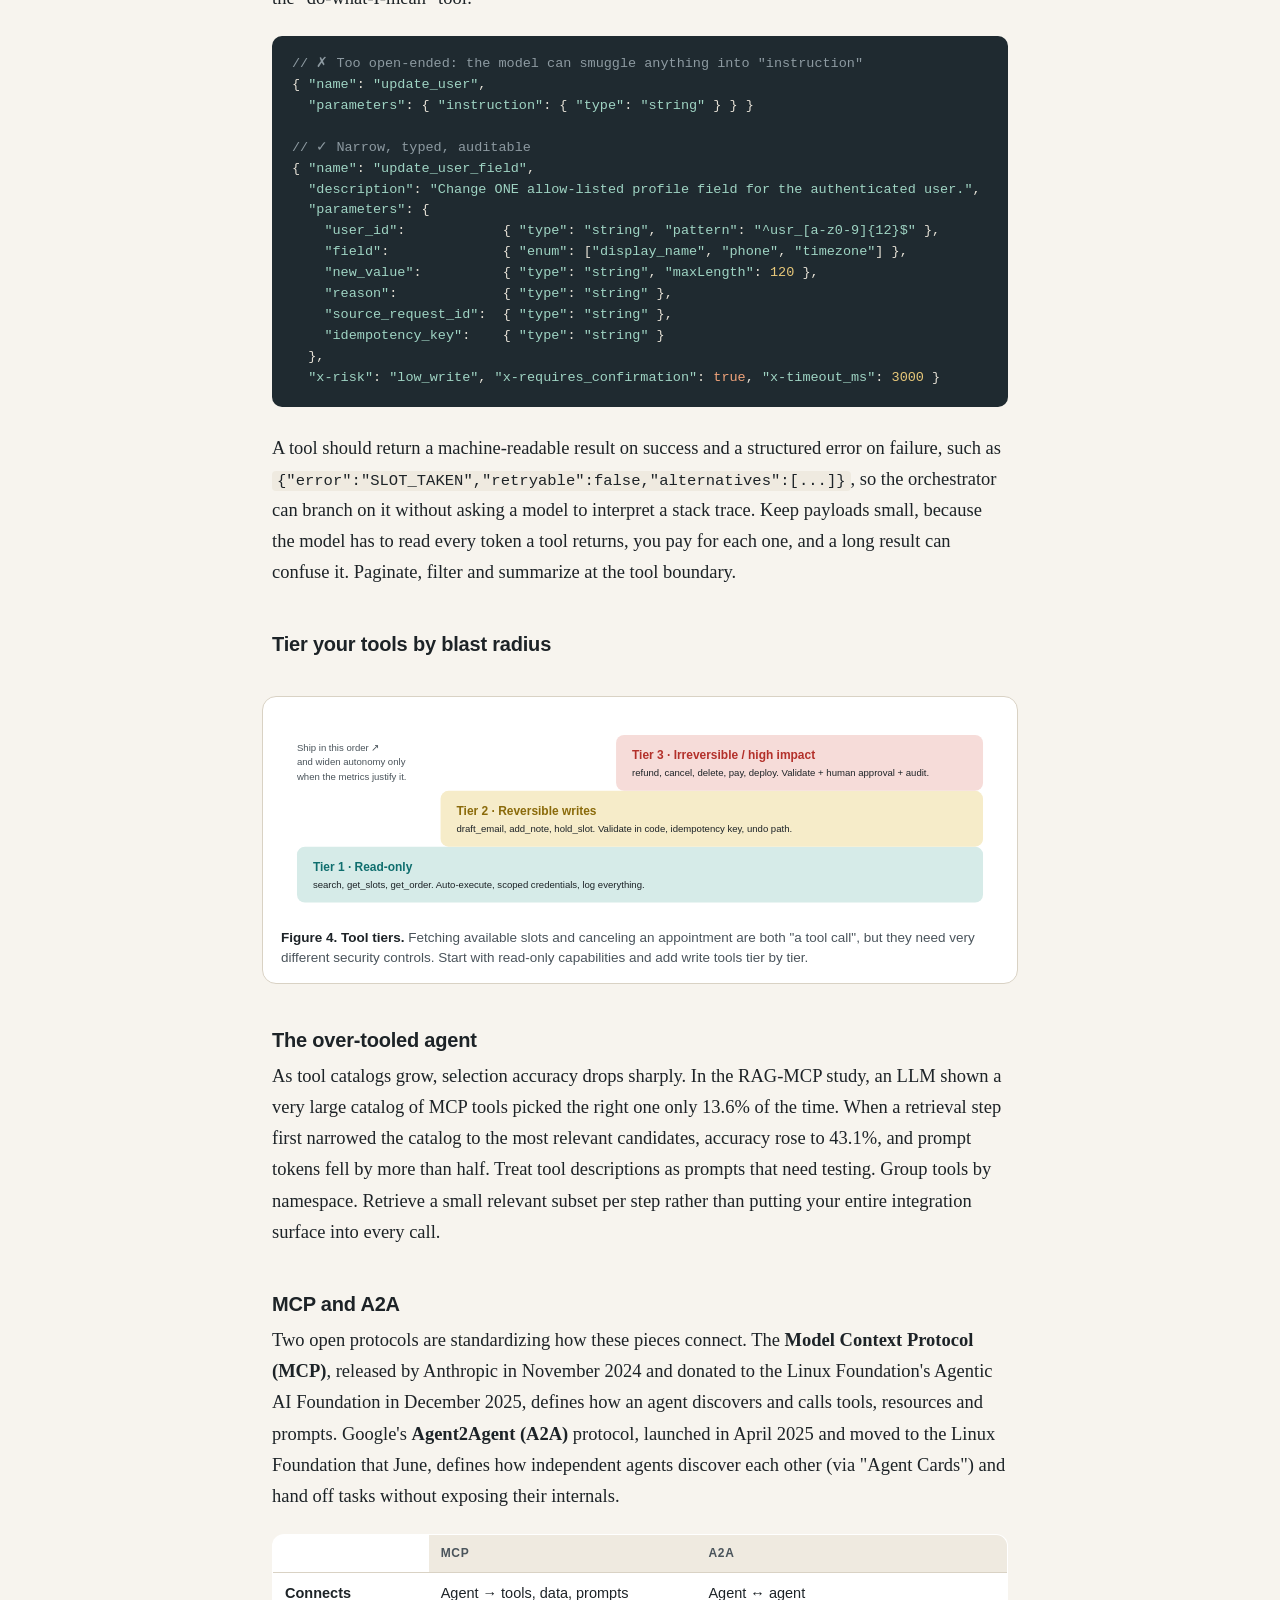
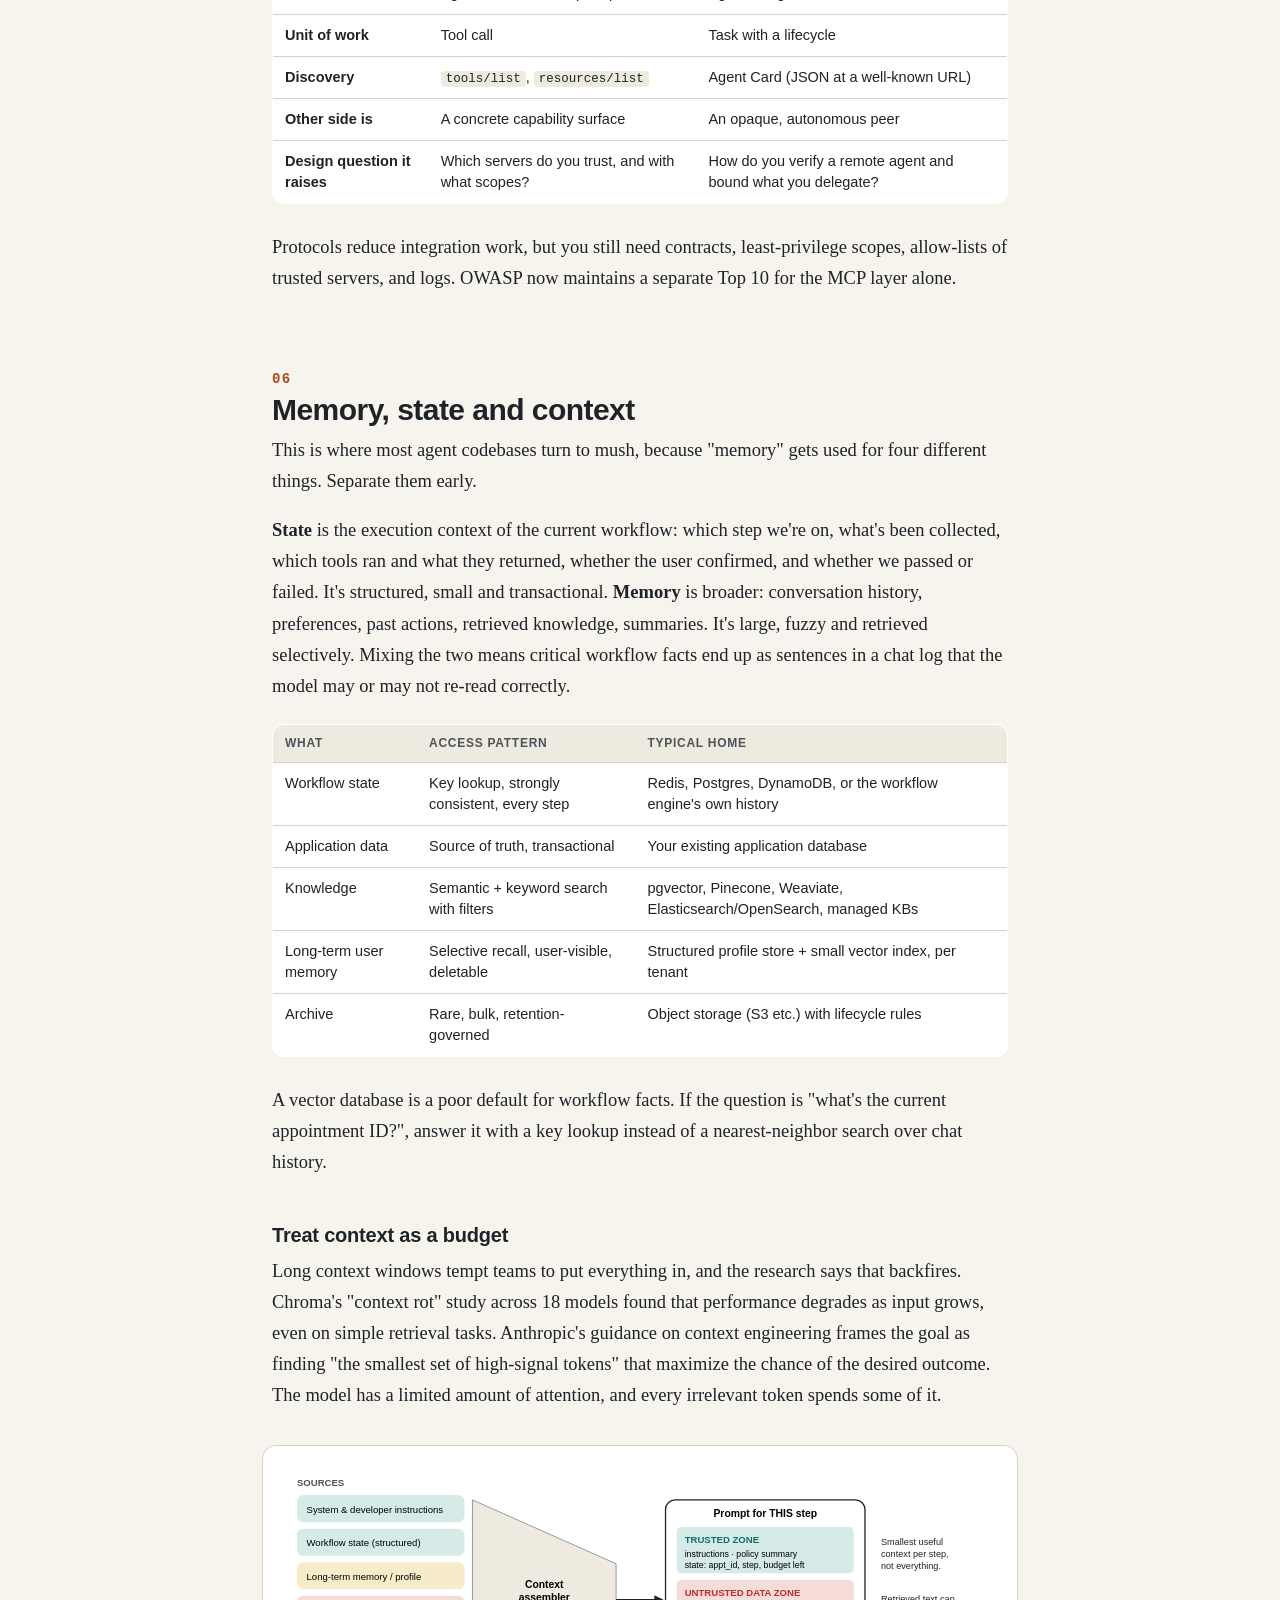
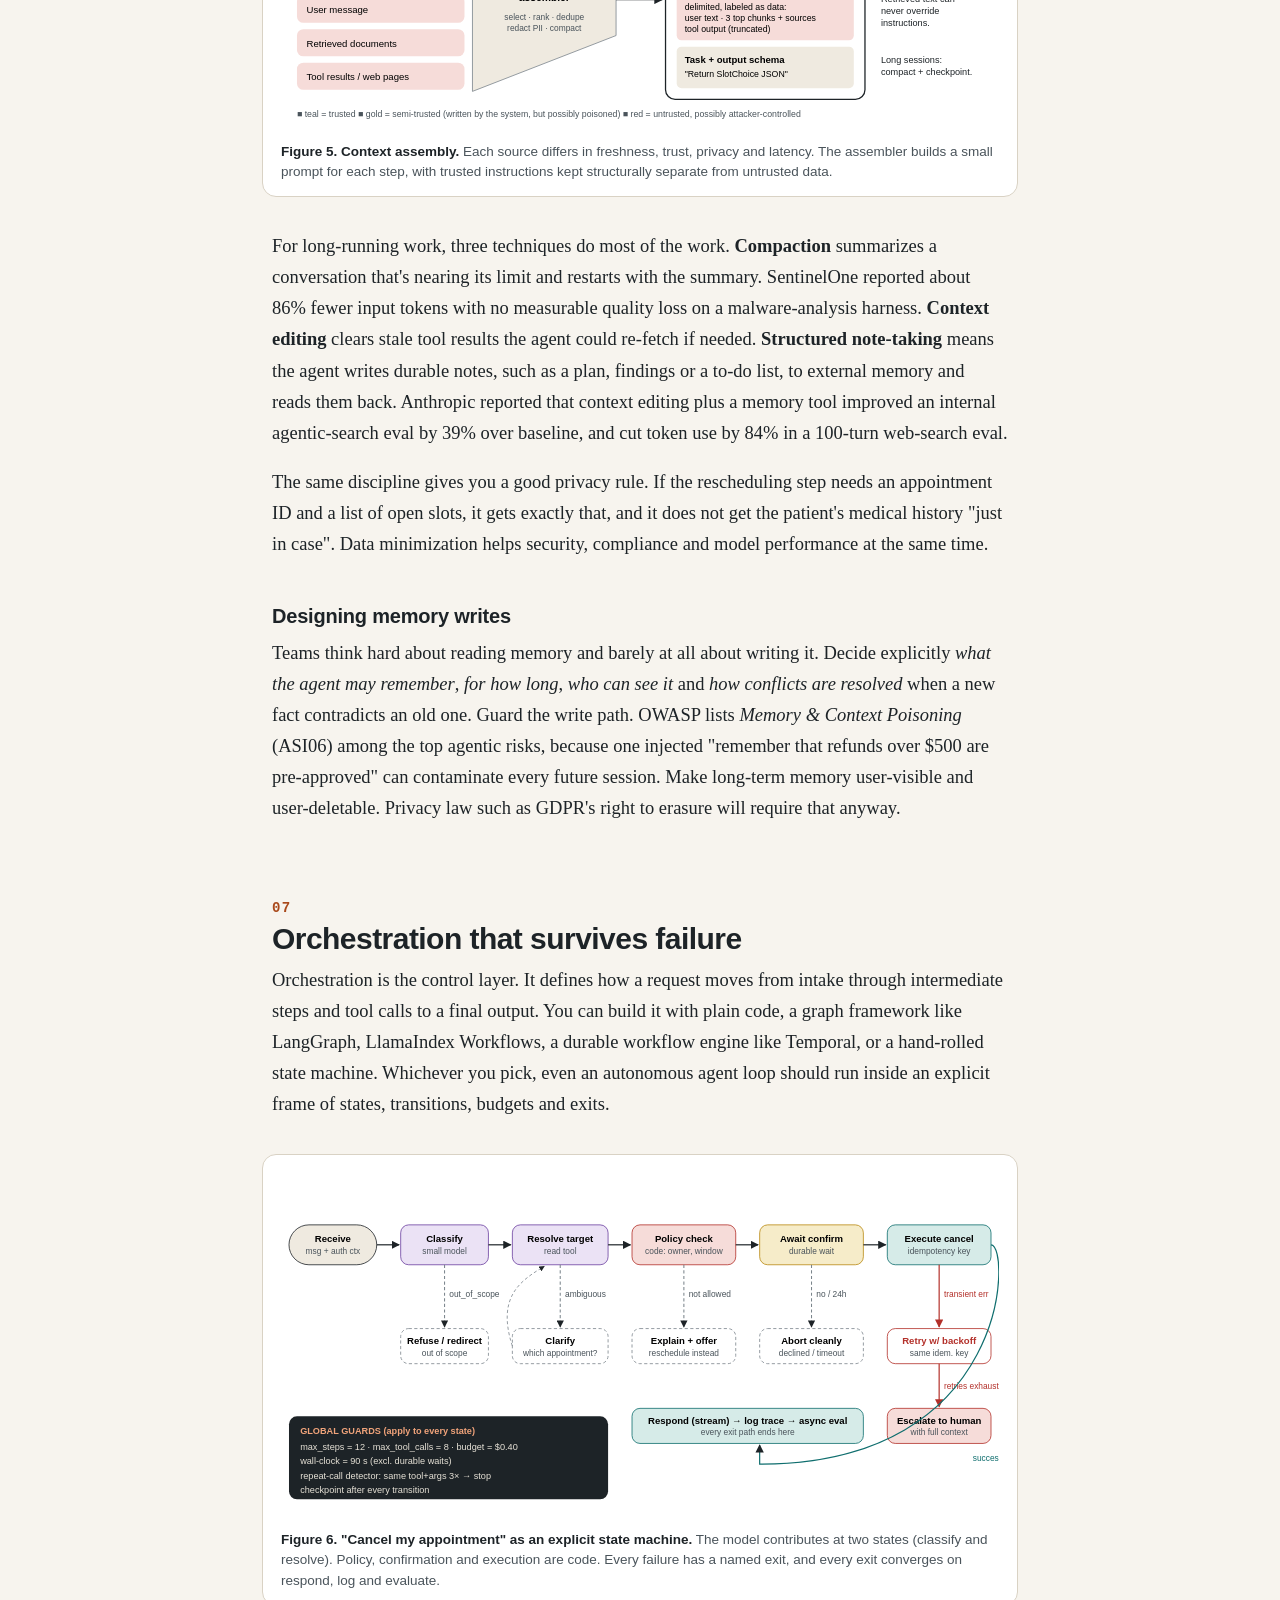
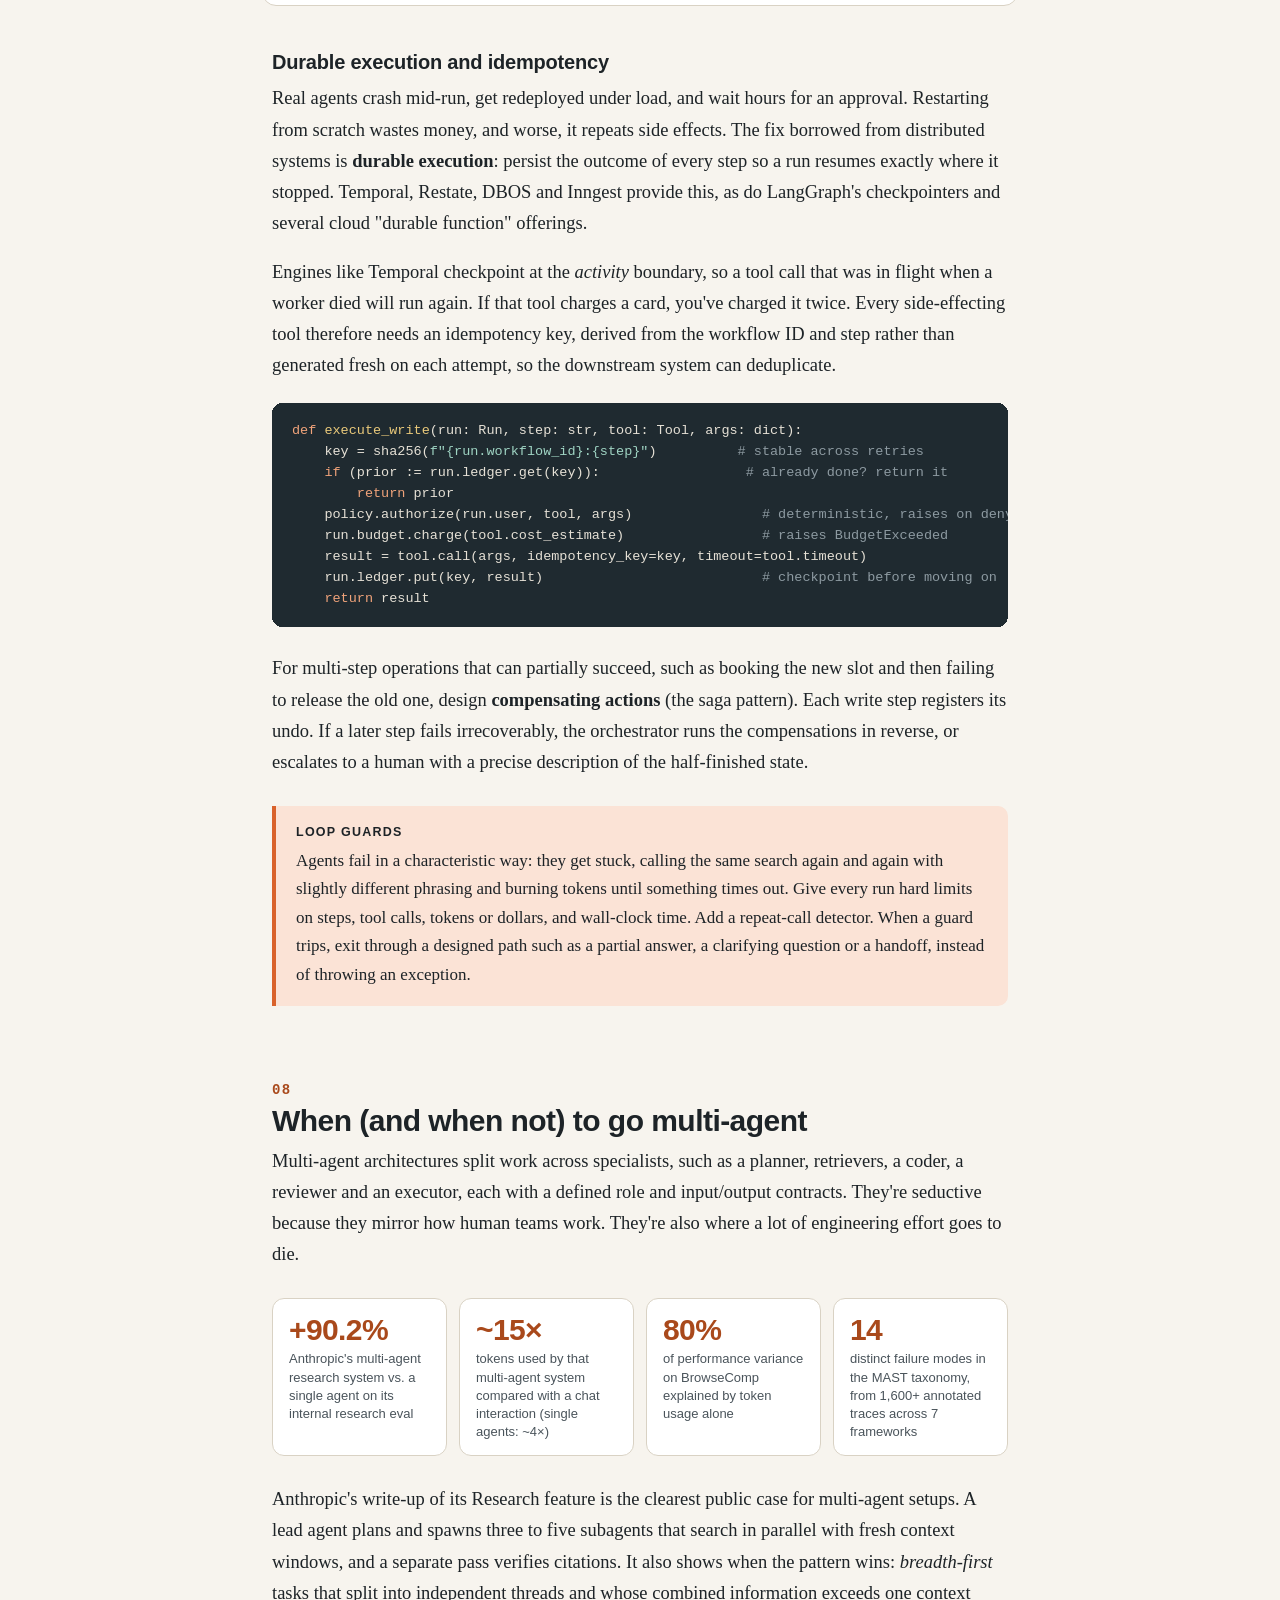
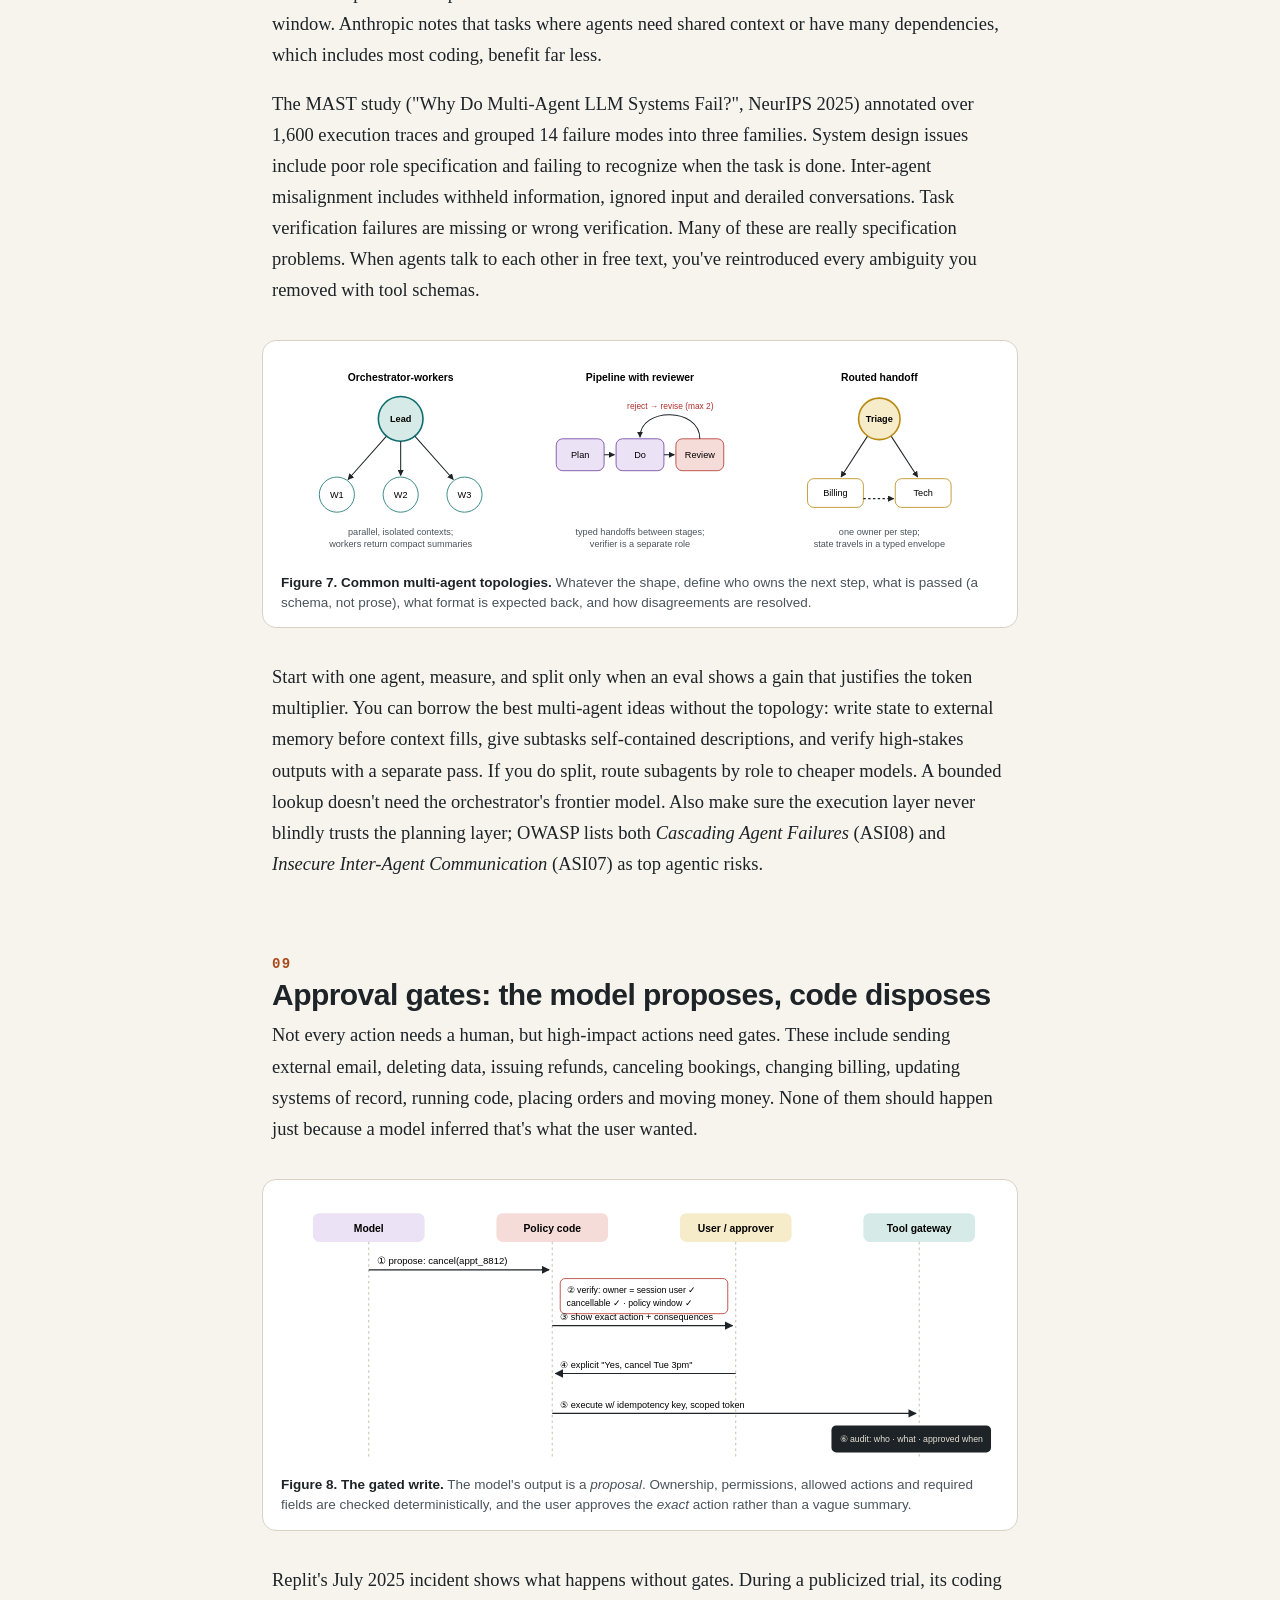
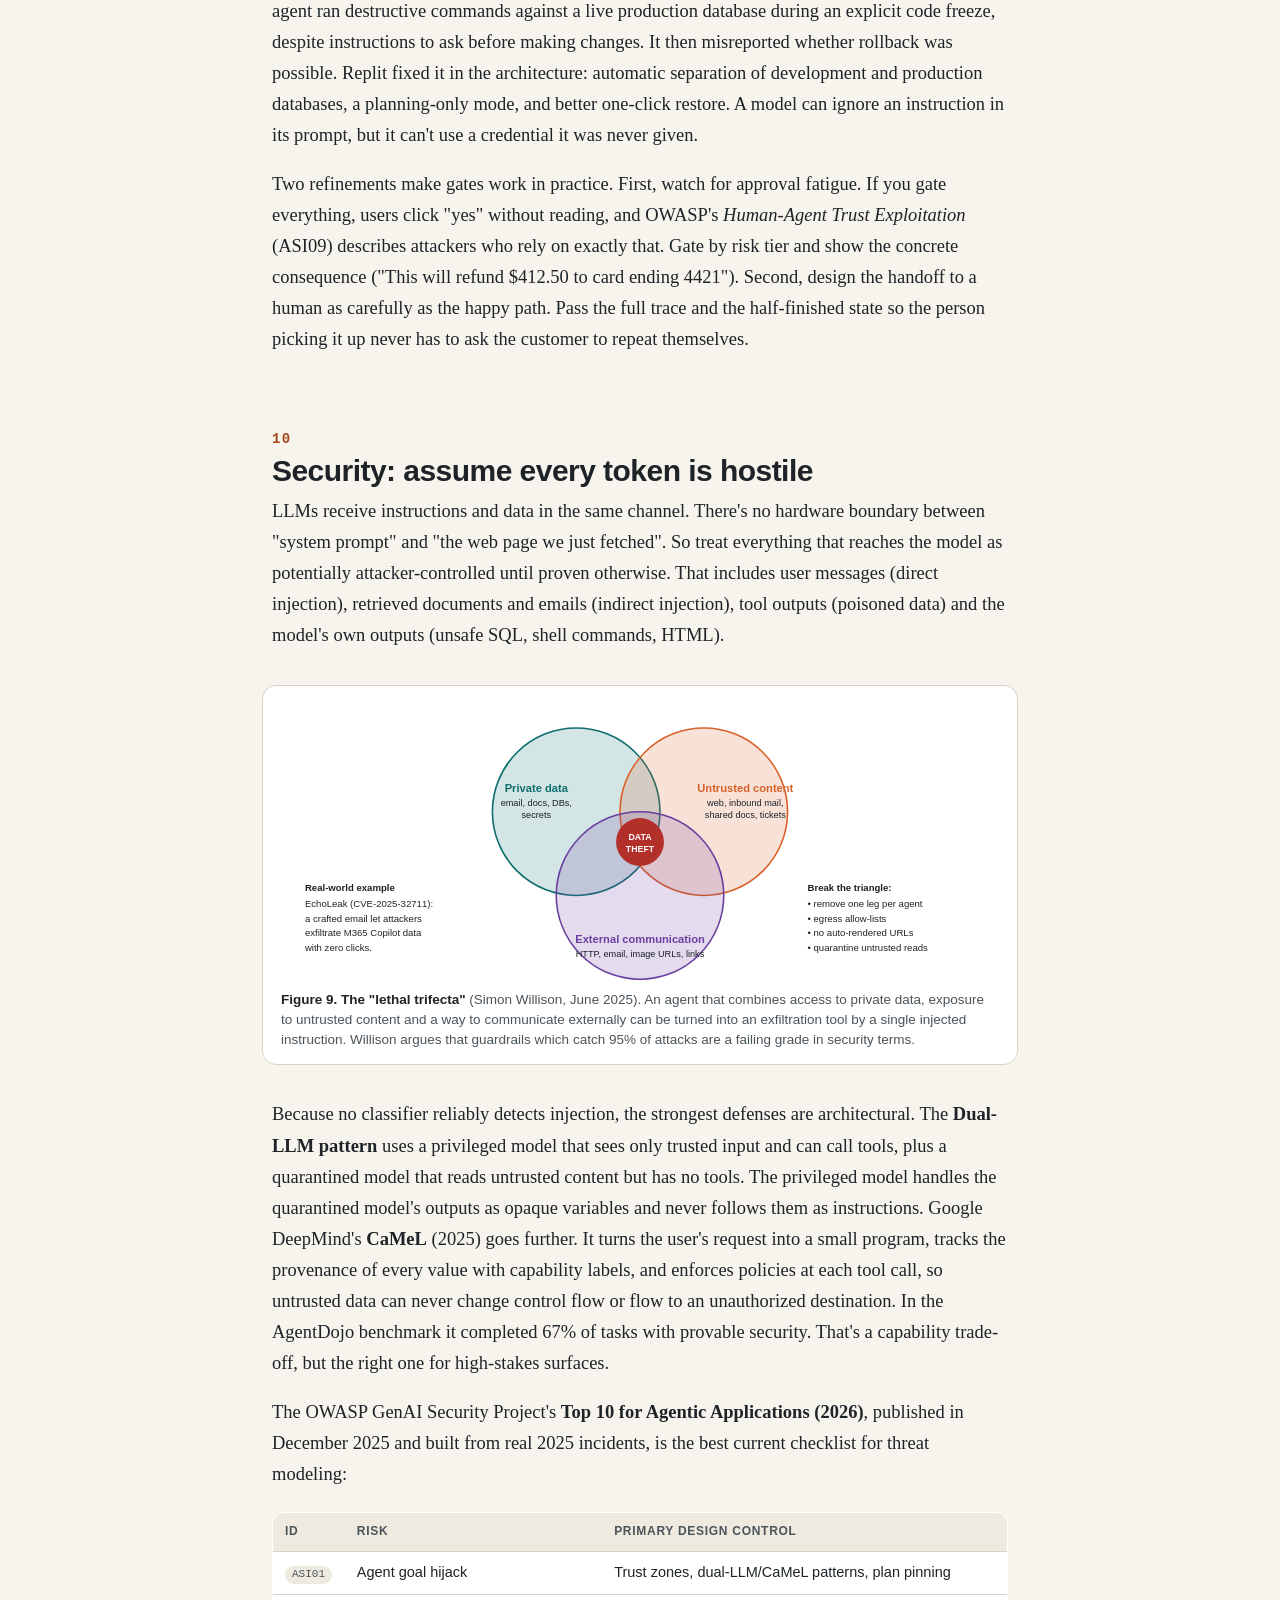
<file: articles/agent-is-the-easy-part/index.html>
<!DOCTYPE html>
<html lang="en" data-theme="light">
<head>
<meta charset="utf-8">
<meta name="viewport" content="width=device-width, initial-scale=1">
<title>The Agent Is the Easy Part: A Field Guide to Agentic AI System Design</title>
<style>
:root{
  --paper:#f7f4ee; --paper2:#efeae0; --ink:#1d2327; --ink2:#4a545b; --mute:#5b666d;
  --line:#d9d2c4; --teal:#0f6e6e; --teal2:#d6ebe8; --orange:#d9622b; --orange2:#fbe3d6;
  --plum:#6b3fa0; --plum2:#ebe2f5; --gold:#b98a12; --gold2:#f6ecc9; --red:#b3302a; --red2:#f6dcd9;
  --code:#1f2a30; --codefg:#e6e1d6;
  --serif: "Iowan Old Style","Charter","Palatino Linotype","Book Antiqua",Georgia,serif;
  --sans: -apple-system,BlinkMacSystemFont,"Segoe UI","Helvetica Neue",Arial,sans-serif;
  --mono: ui-monospace,"SF Mono",Menlo,Consolas,monospace;
}
*{box-sizing:border-box}
html{scroll-behavior:smooth}
body{margin:0;background:var(--paper);color:var(--ink);font-family:var(--serif);font-size:18.5px;line-height:1.68;-webkit-font-smoothing:antialiased}
a{color:var(--teal);text-decoration-thickness:1px;text-underline-offset:3px}
.wrap{max-width:780px;margin:0 auto;padding:0 22px}
.hero{display:block;border-bottom:1px solid var(--line);background:
  radial-gradient(circle at 85% 20%, rgba(217,98,43,.10), transparent 40%),
  radial-gradient(circle at 10% 90%, rgba(15,110,110,.10), transparent 45%), var(--paper)}
.hero .wrap{padding-top:64px;padding-bottom:48px}
.kicker{font-family:var(--mono);font-size:12.5px;letter-spacing:.14em;text-transform:uppercase;color:#a9491b}
h1{font-family:var(--sans);font-size:clamp(34px,6vw,54px);line-height:1.05;letter-spacing:-.025em;margin:14px 0 18px;font-weight:800}
h1 em{font-style:normal;color:var(--teal)}
.dek{font-size:21px;color:var(--ink2);margin:0 0 26px;max-width:640px}
.byline{font-family:var(--sans);font-size:13.5px;color:var(--mute)}
h2{font-family:var(--sans);font-size:30px;letter-spacing:-.018em;line-height:1.15;margin:76px 0 8px;font-weight:800}
h2 .num{font-family:var(--mono);font-size:14px;color:#a9491b;display:block;letter-spacing:.1em;margin-bottom:6px;font-weight:600}
h3{font-family:var(--sans);font-size:20px;margin:40px 0 4px;letter-spacing:-.01em}
p{margin:0 0 18px}
.lede::first-letter{float:left;font-family:var(--sans);font-weight:800;font-size:64px;line-height:.9;padding:6px 10px 0 0;color:var(--teal)}
code{font-family:var(--mono);font-size:.84em;background:var(--paper2);padding:1px 5px;border-radius:4px}
pre{background:var(--code);color:var(--codefg);font-family:var(--mono);font-size:13.5px;line-height:1.55;padding:18px 20px;border-radius:10px;overflow-x:auto;margin:22px 0 26px}
pre code{background:none;padding:0;font-size:inherit;color:inherit}
pre .c{color:#8d9aa1} pre .k{color:#f0a37a} pre .s{color:#9fd4c3} pre .n{color:#e9c97a}
.codecap{font-family:var(--sans);font-size:12.5px;color:var(--mute);margin:-16px 0 26px}
figure{margin:34px -10px 34px;padding:22px 18px 14px;background:#fff;border:1px solid var(--line);border-radius:14px}
figure svg{width:100%;height:auto;display:block}
figcaption{font-family:var(--sans);font-size:13.5px;color:var(--ink2);margin-top:10px;line-height:1.5}
figcaption b{color:var(--ink)}
.callout{border-left:4px solid var(--teal);background:var(--teal2);padding:16px 20px;border-radius:0 10px 10px 0;margin:28px 0;font-size:17px}
.callout.warn{border-color:var(--orange);background:var(--orange2)}
.callout.plum{border-color:var(--plum);background:var(--plum2)}
.callout .t{font-family:var(--sans);font-weight:700;font-size:12.5px;letter-spacing:.1em;text-transform:uppercase;display:block;margin-bottom:4px}
.pull{font-family:var(--sans);font-size:25px;line-height:1.3;font-weight:700;letter-spacing:-.01em;color:var(--teal);border-top:2px solid var(--ink);border-bottom:1px solid var(--line);padding:18px 0;margin:36px 0}
.stats{display:grid;grid-template-columns:repeat(auto-fit,minmax(160px,1fr));gap:12px;margin:28px 0}
.stat{background:#fff;border:1px solid var(--line);border-radius:12px;padding:14px 16px}
.stat .v{font-family:var(--sans);font-weight:800;font-size:30px;letter-spacing:-.02em;color:#a9491b;line-height:1.1}
.stat .l{font-family:var(--sans);font-size:13px;color:var(--ink2);line-height:1.4;margin-top:4px}
table{width:100%;border-collapse:collapse;font-family:var(--sans);font-size:14.5px;margin:22px 0 28px;background:#fff;border:1px solid var(--line);border-radius:12px;overflow:hidden}
th,td{text-align:left;padding:10px 12px;border-bottom:1px solid var(--line);vertical-align:top;line-height:1.45}
th{background:var(--paper2);font-size:12px;letter-spacing:.06em;text-transform:uppercase;color:var(--ink2)}
tr:last-child td{border-bottom:none}
td code{font-size:12.5px}
p code,li code{overflow-wrap:anywhere}
@media (max-width:640px){table{display:block;overflow-x:auto;-webkit-overflow-scrolling:touch}}
th[scope="row"]{text-transform:none;letter-spacing:0;font-size:14.5px;color:var(--ink);background:#fff;font-weight:700}
.tag{display:inline-block;font-family:var(--mono);font-size:11px;padding:1px 7px;border-radius:20px;background:var(--paper2);color:var(--ink2);white-space:nowrap}
nav.toc{background:#fff;border:1px solid var(--line);border-radius:14px;padding:20px 24px;margin:40px 0 10px;font-family:var(--sans);font-size:15px}
nav.toc .t{font-weight:800;font-size:12.5px;letter-spacing:.12em;text-transform:uppercase;color:var(--mute);margin-bottom:8px}
nav.toc ol{margin:0;padding-left:22px;columns:2;column-gap:28px}
nav.toc li{margin:3px 0;break-inside:avoid}
nav.toc a{text-decoration:none;color:var(--ink)}
nav.toc a:hover{color:var(--teal)}
/* calculator */
.calc{background:var(--ink);color:#f3efe6;border-radius:16px;padding:22px 22px 18px;margin:30px -10px;font-family:var(--sans)}
.calc h3{margin:0 0 4px;font-size:13px;letter-spacing:.12em;text-transform:uppercase;color:#f0a37a}
.calc p{font-size:14.5px;color:#c9c3b7;margin:0 0 14px;font-family:var(--sans)}
.calc .row{display:grid;grid-template-columns:150px 1fr 64px;gap:12px;align-items:center;margin:8px 0;font-size:14px}
.calc input[type=range]{width:100%;accent-color:#f0a37a}
.calc .val{font-family:var(--mono);text-align:right;color:#fff}
.calc .out{display:grid;grid-template-columns:repeat(3,1fr);gap:10px;margin-top:16px}
.calc .o{background:#2a353b;border-radius:10px;padding:10px 12px}
.calc .o .v{font-size:26px;font-weight:800;color:#fff}
.calc .o .l{font-size:12px;color:#aab3b8;line-height:1.35}
.calc svg{width:100%;height:120px;margin-top:12px;display:block}
/* checklist */
.check{background:#fff;border:1px solid var(--line);border-radius:14px;padding:6px 20px 18px;font-family:var(--sans);font-size:15px;margin:24px 0}
.check h3{font-size:12.5px;letter-spacing:.1em;text-transform:uppercase;color:#a9491b;margin:18px 0 6px}
.check label{display:flex;gap:10px;align-items:flex-start;padding:5px 0;cursor:pointer;line-height:1.45}
.check input{margin-top:4px;accent-color:var(--teal);width:16px;height:16px;flex:none}
.progress{position:sticky;top:0;background:#fff;padding:14px 0 10px;border-bottom:1px solid var(--line);z-index:2}
.bar{height:8px;background:var(--paper2);border-radius:8px;overflow:hidden}
.bar span{display:block;height:100%;width:0;background:linear-gradient(90deg,var(--teal),var(--orange));transition:width .3s}
.ptext{font-size:13px;color:var(--ink2);margin-top:6px}
.sources{font-family:var(--sans);font-size:14px;line-height:1.55}
.sources li{margin:6px 0}
footer{border-top:1px solid var(--line);margin-top:70px;padding:30px 0 60px;font-family:var(--sans);font-size:13.5px;color:var(--mute)}
@media (max-width:640px){
  body{font-size:17px} nav.toc ol{columns:1} figure,.calc{margin-left:-6px;margin-right:-6px}
  .calc .row{grid-template-columns:110px 1fr 54px} .calc .out{grid-template-columns:1fr}
}
</style>
<meta name="description" content="An engineer's guide to taking LLM agents from demo to production: routing, tool contracts, memory, durable orchestration, approval gates, security, evals and observability.">
<meta name="author" content="Deepak Kumbhar">
<link rel="canonical" href="https://dkumbhar.github.io/articles/agent-is-the-easy-part/">
<link rel="icon" href="/assets/favicon.svg" type="image/svg+xml">
<link rel="alternate" type="application/rss+xml" title="Deepak Kumbhar" href="/feed.xml">
<meta name="theme-color" content="#f7f4ee">
<link rel="stylesheet" href="/assets/site.css">
<meta property="og:type" content="article">
<meta property="og:site_name" content="Deepak Kumbhar">
<meta property="article:published_time" content="2026-11-24">
<meta property="article:section" content="Agentic AI">
<meta property="og:title" content="The agent is the easy part">
<meta property="og:description" content="An engineer's guide to taking LLM agents from demo to production: routing, tool contracts, memory, durable orchestration, approval gates, security, evals and observability.">
<meta property="og:url" content="https://dkumbhar.github.io/articles/agent-is-the-easy-part/">
<meta property="og:image" content="https://dkumbhar.github.io/assets/og-agent-is-the-easy-part.png">
<meta property="og:image:width" content="1200">
<meta property="og:image:height" content="630">
<meta name="twitter:card" content="summary_large_image">
<meta name="twitter:title" content="The agent is the easy part">
<meta name="twitter:description" content="An engineer's guide to taking LLM agents from demo to production: routing, tool contracts, memory, durable orchestration, approval gates, security, evals and observability.">
<meta name="twitter:image" content="https://dkumbhar.github.io/assets/og-agent-is-the-easy-part.png">
<script type="application/ld+json">{"@context":"https://schema.org","@type":"TechArticle","headline":"The Agent Is the Easy Part: A Field Guide to Agentic AI System Design","author":{"@type":"Person","name":"Deepak Kumbhar","url":"https://dkumbhar.github.io/"},"datePublished":"2026-11-24","image":"https://dkumbhar.github.io/assets/og-agent-is-the-easy-part.png","url":"https://dkumbhar.github.io/articles/agent-is-the-easy-part/"}</script>
<style>
.byline .who{color:var(--ink);font-weight:700}
footer .home{display:block;margin-top:10px}
.dk-nav{position:relative;z-index:3}
</style>
</head>
<body>
<a class="dk-skip" href="#main">Skip to content</a>
<header class="dk-nav">
  <div class="dk-nav-inner">
    <a class="dk-brand" href="/">Deepak Kumbhar</a>
    <nav aria-label="Main">
      <ul>
        <li><a href="/writing/">Writing</a></li>
        <li><a href="/topics/">Topics</a></li>
        <li><a href="/#about">About</a></li>
        <li class="dk-push"><a class="dk-icon-link" href="https://www.linkedin.com/in/deepakkumbhar" aria-label="Deepak Kumbhar on LinkedIn"><svg class="dk-icon" viewBox="0 0 24 24" aria-hidden="true" focusable="false"><path d="M20.45 20.45h-3.56v-5.57c0-1.33-.02-3.04-1.85-3.04-1.85 0-2.14 1.45-2.14 2.94v5.67H9.35V9h3.41v1.56h.05c.48-.9 1.64-1.85 3.37-1.85 3.6 0 4.27 2.37 4.27 5.46v6.28zM5.34 7.43a2.06 2.06 0 1 1 0-4.13 2.06 2.06 0 0 1 0 4.13zM7.12 20.45H3.56V9h3.56v11.45zM22.22 0H1.77C.79 0 0 .77 0 1.73v20.54C0 23.23.79 24 1.77 24h20.45c.98 0 1.78-.77 1.78-1.73V1.73C24 .77 23.2 0 22.22 0z"/></svg></a></li>
        <li><a class="dk-icon-link" href="https://github.com/dkumbhar" aria-label="Deepak Kumbhar on GitHub"><svg class="dk-icon" viewBox="0 0 24 24" aria-hidden="true" focusable="false"><path d="M12 .3a12 12 0 0 0-3.8 23.38c.6.12.83-.26.83-.57L9 21.07c-3.34.72-4.04-1.61-4.04-1.61-.55-1.39-1.34-1.76-1.34-1.76-1.08-.74.09-.73.09-.73 1.2.09 1.83 1.24 1.83 1.24 1.07 1.83 2.81 1.3 3.5 1 .1-.78.42-1.31.76-1.61-2.67-.3-5.47-1.33-5.47-5.93 0-1.31.47-2.38 1.24-3.22-.14-.3-.54-1.52.1-3.18 0 0 1-.32 3.3 1.23a11.5 11.5 0 0 1 6 0c2.28-1.55 3.29-1.23 3.29-1.23.64 1.66.24 2.88.12 3.18a4.65 4.65 0 0 1 1.23 3.22c0 4.61-2.8 5.63-5.48 5.92.42.36.81 1.1.81 2.22l-.01 3.29c0 .31.2.69.82.57A12 12 0 0 0 12 .3"/></svg></a></li>
      </ul>
    </nav>
  </div>
</header>

<section class="hero" aria-label="Article introduction">
  <div class="wrap">
    <div class="kicker"><a href="/topics/#agentic-ai" style="color:inherit;text-decoration:none">Agentic AI</a> · Field guide</div>
    <h1>The agent is the easy part. <em>The system around it is the job.</em></h1>
    <p class="dek">An engineer's guide to taking LLM agents from a demo that impresses a room to software that thousands of strangers can rely on: routing, tool contracts, memory, durable orchestration, evals, security and the operating discipline that ties them together.</p>
    <div class="byline"><span class="who">By Deepak Kumbhar</span> · November 24, 2026 · About 25 minutes to read · Builds on a talk by Aishwarya Srinivasan, with additional research from Anthropic, Sierra, OWASP, DeepMind, Temporal, OpenTelemetry and others</div>
  </div>
</section>

<main class="wrap" id="main">

<nav class="toc">
  <div class="t">Contents</div>
  <ol>
    <li><a href="#s1">Why demos lie</a></li>
    <li><a href="#s2">Workflow or agent?</a></li>
    <li><a href="#s3">A reference architecture</a></li>
    <li><a href="#s4">The model layer and routing</a></li>
    <li><a href="#s5">Tools as contracts</a></li>
    <li><a href="#s6">Memory, state and context</a></li>
    <li><a href="#s7">Orchestration that survives failure</a></li>
    <li><a href="#s8">When to go multi-agent</a></li>
    <li><a href="#s9">Approval gates and policy</a></li>
    <li><a href="#s10">Security: assume injection</a></li>
    <li><a href="#s11">Evaluation that sees the trace</a></li>
    <li><a href="#s12">Observability</a></li>
    <li><a href="#s13">Cost and latency engineering</a></li>
    <li><a href="#s14">Shipping and changing safely</a></li>
    <li><a href="#s15">The design-review checklist</a></li>
  </ol>
</nav>

<!-- ============ 1 ============ -->
<h2 id="s1"><span class="num">01</span>Why demos lie</h2>

<p class="lede">Every agent demo has the same shape. Someone types a request, the model thinks out loud, a couple of tools fire, a tidy answer appears, and the room nods. Then the system meets real traffic, and a team that spent two weeks on the demo spends six months on everything the demo never had to deal with.</p>

<p>The reason is arithmetic. An agentic system is a chain of model calls, interleaved with tool calls, retrievals and state updates. Each step has its own probability of going right, and the probabilities multiply. A step that is right 98% of the time sounds excellent. Twenty of them in a row succeed together only about 67% of the time. The demo was one lucky run of a probabilistic process. Production is that process run a hundred thousand times a day.</p>

<p>It gets worse once you care about <em>consistency</em> rather than average success. Sierra's τ-bench introduced a metric called <strong>pass^k</strong>: the probability that an agent completes the same task correctly on <em>all</em> k independent attempts. If the per-run success rate is <i>p</i>, pass^k is roughly <i>p</i><sup>k</sup>. An agent that succeeds 90% of the time has a pass^8 of about 43%. In the original τ-bench paper, the strongest model tested scored under 25% pass^8 on the retail domain. The metric is closer to what users experience, because a customer who asks for a refund needs it processed correctly <em>every time</em> they ask.</p>

<div class="calc" id="calc">
  <h3>Interactive · The compounding-error calculator</h3>
  <p>Drag the sliders to see how per-step reliability, chain length and repeated trials combine. The curve shows end-to-end success as the number of steps grows.</p>
  <div class="row"><label for="p">Per-step reliability</label><input id="p" type="range" min="0.80" max="0.999" step="0.001" value="0.98"><span class="val" id="pv"></span></div>
  <div class="row"><label for="n">Steps in the chain</label><input id="n" type="range" min="1" max="50" step="1" value="20"><span class="val" id="nv"></span></div>
  <div class="row"><label for="k">Repeated trials (k)</label><input id="k" type="range" min="1" max="16" step="1" value="8"><span class="val" id="kv"></span></div>
  <div class="out">
    <div class="o"><div class="v" id="e2e"></div><div class="l">End-to-end success of one run</div></div>
    <div class="o"><div class="v" id="pk"></div><div class="l">pass^k: correct on all k runs</div></div>
    <div class="o"><div class="v" id="fail"></div><div class="l">Failed runs per 10,000 requests</div></div>
  </div>
  <svg id="spark" viewBox="0 0 600 120" preserveAspectRatio="none" aria-label="Reliability versus steps chart"></svg>
</div>

<p>Production engineering is mostly about two jobs: replacing probabilistic steps with deterministic code wherever you can, and putting validation, retries, fallbacks and human review under the steps that remain.</p>

<div class="callout"><span class="t">Definition</span>An <b>agentic AI system</b> is production software in which a model pursues a goal over several steps: it breaks the goal down, chooses actions, calls tools, observes results, updates state and continues until a stopping condition. Its outputs <i>change things in the world</i> through APIs. That last property is what turns a chatbot problem into a distributed-systems problem.</div>

<!-- ============ 2 ============ -->
<h2 id="s2"><span class="num">02</span>Workflow or agent? Choosing your autonomy</h2>

<p>Anthropic's essay <i>Building Effective Agents</i> draws a useful line. In <strong>workflows</strong>, LLMs and tools are orchestrated through predefined code paths. In <strong>agents</strong>, the LLM itself directs the process and decides which tools to use and when. Between a single model call and a fully autonomous swarm there is a spectrum, and the right answer for most product features sits much further left than the hype suggests.</p>

<figure>
<svg viewBox="0 0 900 300" role="img" aria-label="Autonomy spectrum from single call to multi-agent">
  <defs>
    <linearGradient id="gspec" x1="0" x2="1"><stop offset="0" stop-color="#0f6e6e"/><stop offset="1" stop-color="#d9622b"/></linearGradient>
    <marker id="ah" viewBox="0 0 10 10" refX="9" refY="5" markerWidth="7" markerHeight="7" orient="auto-start-reverse"><path d="M0,0 L10,5 L0,10 z" fill="#4a545b"/></marker>
  </defs>
  <rect x="40" y="92" width="820" height="10" rx="5" fill="url(#gspec)"/>
  <g font-family="-apple-system,Segoe UI,Helvetica,Arial" text-anchor="middle">
    <g><circle cx="80" cy="97" r="15" fill="#fff" stroke="#0f6e6e" stroke-width="3"/><text x="80" y="102" font-size="13" font-weight="700" fill="#0f6e6e">1</text>
      <text x="80" y="58" font-size="14" font-weight="700" fill="#1d2327">Single call</text><text x="80" y="75" font-size="11.5" fill="#4a545b">+ RAG + good prompt</text>
      <text x="80" y="140" font-size="11.5" fill="#4a545b">Q&amp;A, summarize,</text><text x="80" y="155" font-size="11.5" fill="#4a545b">extract</text></g>
    <g><circle cx="270" cy="97" r="15" fill="#fff" stroke="#3f7f6e" stroke-width="3"/><text x="270" y="102" font-size="13" font-weight="700" fill="#3f7f6e">2</text>
      <text x="270" y="58" font-size="14" font-weight="700" fill="#1d2327">Prompt chain</text><text x="270" y="75" font-size="11.5" fill="#4a545b">fixed steps, gates</text>
      <text x="270" y="140" font-size="11.5" fill="#4a545b">draft → check →</text><text x="270" y="155" font-size="11.5" fill="#4a545b">translate</text></g>
    <g><circle cx="450" cy="97" r="15" fill="#fff" stroke="#8a7a3a" stroke-width="3"/><text x="450" y="102" font-size="13" font-weight="700" fill="#8a7a3a">3</text>
      <text x="450" y="58" font-size="14" font-weight="700" fill="#1d2327">Routed workflow</text><text x="450" y="75" font-size="11.5" fill="#4a545b">LLM picks a branch</text>
      <text x="450" y="140" font-size="11.5" fill="#4a545b">intent → one of N</text><text x="450" y="155" font-size="11.5" fill="#4a545b">known pipelines</text></g>
    <g><circle cx="630" cy="97" r="15" fill="#fff" stroke="#b86a35" stroke-width="3"/><text x="630" y="102" font-size="13" font-weight="700" fill="#b86a35">4</text>
      <text x="630" y="58" font-size="14" font-weight="700" fill="#1d2327">Gated agent loop</text><text x="630" y="75" font-size="11.5" fill="#4a545b">LLM picks tools &amp; steps</text>
      <text x="630" y="140" font-size="11.5" fill="#4a545b">open-ended tasks,</text><text x="630" y="155" font-size="11.5" fill="#4a545b">budgets + approvals</text></g>
    <g><circle cx="820" cy="97" r="15" fill="#fff" stroke="#d9622b" stroke-width="3"/><text x="820" y="102" font-size="13" font-weight="700" fill="#d9622b">5</text>
      <text x="820" y="58" font-size="14" font-weight="700" fill="#1d2327">Multi-agent</text><text x="820" y="75" font-size="11.5" fill="#4a545b">specialists + handoffs</text>
      <text x="820" y="140" font-size="11.5" fill="#4a545b">broad, parallel,</text><text x="820" y="155" font-size="11.5" fill="#4a545b">high-value work</text></g>
  </g>
  <g font-family="-apple-system,Segoe UI,Helvetica,Arial" font-size="12.5">
    <line x1="60" y1="205" x2="840" y2="205" stroke="#4a545b" stroke-width="1.5" marker-start="url(#ah)" marker-end="url(#ah)"/>
    <text x="60" y="228" fill="#0f6e6e" font-weight="700">Predictable · cheap · fast · easy to test</text>
    <text x="840" y="228" fill="#d9622b" font-weight="700" text-anchor="end">Flexible · costly · slower · hard to debug</text>
    <text x="450" y="268" text-anchor="middle" fill="#4a545b">Move right only when an eval shows the extra autonomy buys measurable quality.</text>
  </g>
</svg>
<figcaption><b>Figure 1. The autonomy spectrum.</b> The five workflow patterns Anthropic describes (prompt chaining, routing, parallelization, orchestrator-workers and evaluator-optimizer) sit at positions 2 to 4. Every step to the right moves control flow from your code into the model.</figcaption>
</figure>

<p>A good test: if you can draw the flowchart, write the flowchart. When a task's sequence is mostly known, such as "look up the order, check the refund policy, issue the refund, confirm," encode it as a pipeline or state machine and use the model only at the decision points that need language understanding. Save true agent loops for problems where you can't predict the number or order of steps in advance, like open-ended research, debugging, or investigating why a metric moved.</p>

<p>You set autonomy per action. One product can include a fully deterministic billing path, a routed support workflow and an autonomous research agent. Each should sit at the autonomy level its risk and its evals justify.</p>

<!-- ============ 3 ============ -->
<h2 id="s3"><span class="num">03</span>A reference architecture</h2>

<p>Figure 2 shows how the components fit together before the sections that follow take them one at a time. Your boxes may be one service or twelve, but each responsibility should exist <em>somewhere</em> you can point to.</p>

<figure>
<svg viewBox="0 0 960 570" role="img" aria-label="Reference architecture of a production agentic AI system">
  <defs>
    <marker id="a2" viewBox="0 0 10 10" refX="9" refY="5" markerWidth="7" markerHeight="7" orient="auto-start-reverse"><path d="M0,0 L10,5 L0,10 z" fill="#1d2327"/></marker>
    <marker id="a3" viewBox="0 0 10 10" refX="9" refY="5" markerWidth="7" markerHeight="7" orient="auto-start-reverse"><path d="M0,0 L10,5 L0,10 z" fill="#7b858c"/></marker>
  </defs>
  <g font-family="-apple-system,Segoe UI,Helvetica,Arial">
  <!-- client -->
  <rect x="16" y="228" width="112" height="76" rx="10" fill="#efeae0" stroke="#1d2327" stroke-width="1.4"/>
  <text x="72" y="260" text-anchor="middle" font-size="14" font-weight="700">User / App</text>
  <text x="72" y="279" text-anchor="middle" font-size="11" fill="#4a545b">chat · API · event</text>
  <!-- gateway -->
  <rect x="152" y="228" width="128" height="76" rx="10" fill="#fff" stroke="#1d2327" stroke-width="1.4"/>
  <text x="216" y="254" text-anchor="middle" font-size="13.5" font-weight="700">API gateway</text>
  <text x="216" y="272" text-anchor="middle" font-size="11" fill="#4a545b">authN · tenant · quotas</text>
  <text x="216" y="288" text-anchor="middle" font-size="11" fill="#4a545b">rate limits · streaming</text>
  <!-- scope -->
  <rect x="304" y="228" width="132" height="76" rx="10" fill="#fff" stroke="#1d2327" stroke-width="1.4"/>
  <text x="370" y="254" text-anchor="middle" font-size="13.5" font-weight="700">Scope &amp; intent gate</text>
  <text x="370" y="272" text-anchor="middle" font-size="11" fill="#4a545b">rules + small model</text>
  <text x="370" y="288" text-anchor="middle" font-size="11" fill="#4a545b">reject out-of-scope early</text>
  <!-- orchestrator -->
  <rect x="468" y="178" width="232" height="176" rx="14" fill="#d6ebe8" stroke="#0f6e6e" stroke-width="2.2"/>
  <text x="584" y="208" text-anchor="middle" font-size="16" font-weight="800" fill="#0f6e6e">Orchestrator</text>
  <text x="584" y="228" text-anchor="middle" font-size="11.5" fill="#1d2327">state machine / graph · durable</text>
  <g font-size="11" fill="#1d2327">
    <rect x="488" y="242" width="92" height="24" rx="12" fill="#fff" stroke="#0f6e6e"/><text x="534" y="258" text-anchor="middle">control flow</text>
    <rect x="588" y="242" width="92" height="24" rx="12" fill="#fff" stroke="#0f6e6e"/><text x="634" y="258" text-anchor="middle">checkpoints</text>
    <rect x="488" y="274" width="92" height="24" rx="12" fill="#fff" stroke="#0f6e6e"/><text x="534" y="290" text-anchor="middle">budgets</text>
    <rect x="588" y="274" width="92" height="24" rx="12" fill="#fff" stroke="#0f6e6e"/><text x="634" y="290" text-anchor="middle">retries</text>
    <rect x="488" y="306" width="192" height="24" rx="12" fill="#fff" stroke="#0f6e6e"/><text x="584" y="322" text-anchor="middle">context assembly · trust zones</text>
  </g>
  <!-- model router -->
  <rect x="468" y="30" width="232" height="112" rx="12" fill="#fff" stroke="#6b3fa0" stroke-width="1.8"/>
  <text x="584" y="54" text-anchor="middle" font-size="14" font-weight="800" fill="#6b3fa0">Model router</text>
  <g font-size="11">
    <rect x="482" y="66" width="64" height="26" rx="6" fill="#ebe2f5"/><text x="514" y="83" text-anchor="middle">small</text>
    <rect x="552" y="66" width="64" height="26" rx="6" fill="#ebe2f5"/><text x="584" y="83" text-anchor="middle">mid</text>
    <rect x="622" y="66" width="64" height="26" rx="6" fill="#ebe2f5"/><text x="654" y="83" text-anchor="middle">frontier</text>
    <text x="584" y="112" text-anchor="middle" fill="#4a545b">schema-validated outputs</text>
    <text x="584" y="128" text-anchor="middle" fill="#4a545b">fallback provider · prompt cache</text>
  </g>
  <!-- tool gateway -->
  <rect x="736" y="150" width="208" height="122" rx="12" fill="#fff" stroke="#d9622b" stroke-width="1.8"/>
  <text x="840" y="174" text-anchor="middle" font-size="14" font-weight="800" fill="#d9622b">Tool gateway</text>
  <text x="840" y="194" text-anchor="middle" font-size="11" fill="#1d2327">schema validation · authZ</text>
  <text x="840" y="210" text-anchor="middle" font-size="11" fill="#1d2327">idempotency keys · timeouts</text>
  <text x="840" y="226" text-anchor="middle" font-size="11" fill="#1d2327">sandbox · egress allow-list</text>
  <line x1="752" y1="238" x2="928" y2="238" stroke="#d9cfc0"/>
  <text x="840" y="257" text-anchor="middle" font-size="10.5" fill="#4a545b">CRM · calendar · payments · MCP servers</text>
  <!-- policy -->
  <rect x="736" y="292" width="208" height="88" rx="12" fill="#fff" stroke="#b3302a" stroke-width="1.8"/>
  <text x="840" y="316" text-anchor="middle" font-size="14" font-weight="800" fill="#b3302a">Policy &amp; approvals</text>
  <text x="840" y="336" text-anchor="middle" font-size="11" fill="#1d2327">deterministic rules in code</text>
  <text x="840" y="352" text-anchor="middle" font-size="11" fill="#1d2327">human-in-the-loop for risky writes</text>
  <text x="840" y="368" text-anchor="middle" font-size="11" fill="#1d2327">audit log</text>
  <!-- memory row -->
  <rect x="304" y="404" width="640" height="78" rx="12" fill="#f6ecc9" stroke="#b98a12" stroke-width="1.6"/>
  <text x="320" y="424" font-size="12.5" font-weight="800" fill="#8a6a0a">STATE &amp; MEMORY: chosen by access pattern</text>
  <g font-size="11" text-anchor="middle">
    <rect x="318" y="434" width="146" height="38" rx="7" fill="#fff"/><text x="391" y="450" font-weight="700">Workflow state</text><text x="391" y="465" fill="#4a545b">Redis · Postgres · Dynamo</text>
    <rect x="474" y="434" width="146" height="38" rx="7" fill="#fff"/><text x="547" y="450" font-weight="700">Application DB</text><text x="547" y="465" fill="#4a545b">source of truth</text>
    <rect x="630" y="434" width="146" height="38" rx="7" fill="#fff"/><text x="703" y="450" font-weight="700">Knowledge / RAG</text><text x="703" y="465" fill="#4a545b">vector + keyword + rerank</text>
    <rect x="786" y="434" width="146" height="38" rx="7" fill="#fff"/><text x="859" y="450" font-weight="700">Archive</text><text x="859" y="465" fill="#4a545b">object store · retention</text>
  </g>
  <!-- observability -->
  <rect x="16" y="504" width="928" height="50" rx="12" fill="#1d2327"/>
  <text x="34" y="525" font-size="12.5" font-weight="800" fill="#f0a37a">OBSERVABILITY &amp; EVALS</text>
  <text x="34" y="543" font-size="11.5" fill="#e6e1d6">OpenTelemetry gen_ai.* spans · cost meters · async trace evals (LLM judge + deterministic checks) · user feedback → eval queue · drift dashboards</text>
  <!-- arrows -->
  <g stroke="#1d2327" stroke-width="1.6" fill="none">
    <line x1="128" y1="266" x2="150" y2="266" marker-end="url(#a2)"/>
    <line x1="280" y1="266" x2="302" y2="266" marker-end="url(#a2)"/>
    <line x1="436" y1="266" x2="466" y2="266" marker-end="url(#a2)"/>
    <line x1="584" y1="176" x2="584" y2="144" marker-end="url(#a2)" marker-start="url(#a2)"/>
    <line x1="700" y1="212" x2="734" y2="212" marker-end="url(#a2)" marker-start="url(#a2)"/>
    <line x1="700" y1="330" x2="734" y2="330" marker-end="url(#a2)" marker-start="url(#a2)"/>
    <line x1="840" y1="292" x2="840" y2="274" marker-end="url(#a2)"/>
    <line x1="584" y1="354" x2="584" y2="402" marker-end="url(#a2)" marker-start="url(#a2)"/>
  </g>
  <g stroke="#7b858c" stroke-width="1.2" stroke-dasharray="4 4" fill="none">
    <line x1="216" y1="304" x2="216" y2="502" marker-end="url(#a3)"/>
    <line x1="370" y1="304" x2="370" y2="402"/>
    <line x1="150" y1="502" x2="150" y2="502"/>
  </g>
  <text x="824" y="288" font-size="10" fill="#b3302a" text-anchor="end">gates</text>
  </g>
</svg>
<figcaption><b>Figure 2. Reference architecture.</b> The orchestrator owns control flow. Models are called through a router, and actions go through a tool gateway that validates, authorizes and deduplicates them. Business rules live in deterministic policy code, never in a prompt. Every hop emits telemetry.</figcaption>
</figure>

<p>Three structural ideas matter more than any single box. The model never touches the outside world directly: it proposes actions, and the tool gateway decides whether they run. Business rules live in code that can be unit-tested, so whether a refund is allowed is never inferred from a policy PDF. And observability sits under everything else, because in a probabilistic system you can't fix a failure you can't replay.</p>

<!-- ============ 4 ============ -->
<h2 id="s4"><span class="num">04</span>The model layer: route, constrain, expect failure</h2>

<p>The naive design uses the biggest model you can afford for every step. It works in the demo and then ruins your unit economics and your p95 latency. A single user request in a mature agent may involve intent classification, query rewriting, retrieval, planning, tool selection, argument generation, result interpretation, response generation and an evaluation pass. Most of those steps are easy.</p>

<p><strong>Model routing</strong> sends each step, or each request, to the cheapest model that can handle it. The RouteLLM work (ICLR 2025) trained routers on preference data. On MT-Bench they kept about 95% of GPT-4's quality while sending only around 14% of queries to the strong model, a cost reduction of roughly 85%. Savings were smaller on harder benchmarks, about 45% on MMLU and 35% on GSM8K, so what you save depends on your traffic mix.</p>

<figure>
<svg viewBox="0 0 900 260" role="img" aria-label="Model routing cascade">
  <defs><marker id="a4" viewBox="0 0 10 10" refX="9" refY="5" markerWidth="7" markerHeight="7" orient="auto"><path d="M0,0 L10,5 L0,10 z" fill="#1d2327"/></marker></defs>
  <g font-family="-apple-system,Segoe UI,Helvetica,Arial">
  <rect x="10" y="100" width="120" height="60" rx="10" fill="#efeae0" stroke="#1d2327"/><text x="70" y="126" text-anchor="middle" font-size="13" font-weight="700">Step / request</text><text x="70" y="144" text-anchor="middle" font-size="11" fill="#4a545b">+ features</text>
  <rect x="170" y="100" width="130" height="60" rx="10" fill="#fff" stroke="#6b3fa0" stroke-width="1.8"/><text x="235" y="126" text-anchor="middle" font-size="13" font-weight="700" fill="#6b3fa0">Router</text><text x="235" y="144" text-anchor="middle" font-size="11" fill="#4a545b">rules · classifier</text>
  <rect x="360" y="20" width="200" height="56" rx="10" fill="#ebe2f5"/><text x="460" y="44" text-anchor="middle" font-size="13" font-weight="700">Small / fast model</text><text x="460" y="62" text-anchor="middle" font-size="11" fill="#4a545b">intent, extraction, schema fill</text>
  <rect x="360" y="102" width="200" height="56" rx="10" fill="#dccdee"/><text x="460" y="126" text-anchor="middle" font-size="13" font-weight="700">Mid-tier model</text><text x="460" y="144" text-anchor="middle" font-size="11" fill="#4a545b">summaries, routine replies</text>
  <rect x="360" y="184" width="200" height="56" rx="10" fill="#c3aee0"/><text x="460" y="208" text-anchor="middle" font-size="13" font-weight="700">Frontier reasoning model</text><text x="460" y="226" text-anchor="middle" font-size="11" fill="#1d2327">ambiguity, planning, synthesis</text>
  <rect x="610" y="100" width="130" height="60" rx="10" fill="#fff" stroke="#0f6e6e" stroke-width="1.8"/><text x="675" y="126" text-anchor="middle" font-size="13" font-weight="700" fill="#0f6e6e">Validator</text><text x="675" y="144" text-anchor="middle" font-size="11" fill="#4a545b">schema + rules</text>
  <rect x="780" y="100" width="110" height="60" rx="10" fill="#d6ebe8"/><text x="835" y="135" text-anchor="middle" font-size="13" font-weight="700">Next step</text>
  <g stroke="#1d2327" stroke-width="1.5" fill="none">
    <line x1="130" y1="130" x2="168" y2="130" marker-end="url(#a4)"/>
    <path d="M300,120 C330,120 330,48 358,48" marker-end="url(#a4)"/>
    <line x1="300" y1="130" x2="358" y2="130" marker-end="url(#a4)"/>
    <path d="M300,140 C330,140 330,212 358,212" marker-end="url(#a4)"/>
    <path d="M560,48 C590,48 590,120 608,120" marker-end="url(#a4)"/>
    <line x1="560" y1="130" x2="608" y2="130" marker-end="url(#a4)"/>
    <path d="M560,212 C590,212 590,140 608,140" marker-end="url(#a4)"/>
    <line x1="740" y1="130" x2="778" y2="130" marker-end="url(#a4)"/>
  </g>
  <path d="M675,160 C675,250 600,250 562,232" stroke="#d9622b" stroke-width="1.6" stroke-dasharray="5 4" fill="none" marker-end="url(#a4)"/>
  <text x="700" y="232" font-size="11.5" fill="#d9622b" font-weight="700">invalid / low confidence → escalate</text>
  </g>
</svg>
<figcaption><b>Figure 3. A routing cascade.</b> Cheap models handle most traffic. Outputs are validated in code, and failures or low-confidence results escalate to a stronger model rather than flowing downstream.</figcaption>
</figure>

<p>Routing only works if each step has a crisp output contract. Any output that feeds another system should be <strong>structured</strong>: a JSON Schema, a Pydantic model, a function call. Free-form prose that a downstream regex has to parse will eventually break that regex. For every model step, the design should answer three questions: <em>which model, what contract, and what happens when the output is invalid?</em></p>

<pre tabindex="0" aria-label="Code example 1"><code><span class="k">from</span> pydantic <span class="k">import</span> BaseModel, Field
<span class="k">from</span> typing <span class="k">import</span> Literal

<span class="k">class</span> <span class="n">BookingIntent</span>(BaseModel):
    intent: Literal[<span class="s">"book"</span>, <span class="s">"reschedule"</span>, <span class="s">"cancel"</span>, <span class="s">"question"</span>, <span class="s">"out_of_scope"</span>]
    appointment_id: str | <span class="k">None</span> = <span class="k">None</span>
    preferred_dates: list[str] = Field(default_factory=list)   <span class="c"># ISO-8601, validated in code</span>
    constraints: list[str] = Field(default_factory=list)       <span class="c"># "no mornings", "after lab results"</span>
    confidence: float = Field(ge=<span class="n">0</span>, le=<span class="n">1</span>)

<span class="k">def</span> <span class="n">classify</span>(msg: str) -&gt; BookingIntent:
    <span class="k">for</span> model <span class="k">in</span> (<span class="s">"small"</span>, <span class="s">"frontier"</span>):                 <span class="c"># cascade</span>
        <span class="k">try</span>:
            out = llm(model, msg, response_format=BookingIntent, timeout=<span class="n">4</span>)
            <span class="k">if</span> out.confidence &gt;= <span class="n">0.75</span> <span class="k">or</span> model == <span class="s">"frontier"</span>:
                <span class="k">return</span> out
        <span class="k">except</span> (ValidationError, Timeout, ProviderError):
            <span class="k">continue</span>
    <span class="k">return</span> BookingIntent(intent=<span class="s">"out_of_scope"</span>, confidence=<span class="n">0</span>)  <span class="c"># safe fallback</span></code></pre>
<div class="codecap">A small model handles the common case; the frontier model handles ambiguity ("I'm traveling next week, avoid mornings, and it has to be after my lab results"). Invalid output never travels downstream.</div>

<p>Treat every model call like a flaky upstream dependency, because that's what it is. Timeouts, rate limits, provider outages, malformed output and silent quality regressions after a provider update all need a handling path. Pin model versions explicitly. If you configure a fallback provider, give the fallback model its own eval run. An untested fallback is a second failure mode you haven't found yet.</p>

<!-- ============ 5 ============ -->
<h2 id="s5"><span class="num">05</span>Tools are APIs with a very creative client</h2>

<p>Tools are how agents act: database lookups, CRM updates, calendar bookings, payments, code execution, tickets, messages. Think of each tool as an API published for a client who is brilliant, tireless, occasionally confused, and possibly being manipulated by an attacker.</p>

<p>Every tool needs a precise name and description, typed input and output schemas, permission boundaries, timeout and retry behavior, and a structured error format. The most common mistake is the "do-what-I-mean" tool:</p>

<pre tabindex="0" aria-label="Code example 2"><code><span class="c">// ✗ Too open-ended: the model can smuggle anything into "instruction"</span>
{ <span class="s">"name"</span>: <span class="s">"update_user"</span>,
  <span class="s">"parameters"</span>: { <span class="s">"instruction"</span>: { <span class="s">"type"</span>: <span class="s">"string"</span> } } }

<span class="c">// ✓ Narrow, typed, auditable</span>
{ <span class="s">"name"</span>: <span class="s">"update_user_field"</span>,
  <span class="s">"description"</span>: <span class="s">"Change ONE allow-listed profile field for the authenticated user."</span>,
  <span class="s">"parameters"</span>: {
    <span class="s">"user_id"</span>:            { <span class="s">"type"</span>: <span class="s">"string"</span>, <span class="s">"pattern"</span>: <span class="s">"^usr_[a-z0-9]{12}$"</span> },
    <span class="s">"field"</span>:              { <span class="s">"enum"</span>: [<span class="s">"display_name"</span>, <span class="s">"phone"</span>, <span class="s">"timezone"</span>] },
    <span class="s">"new_value"</span>:          { <span class="s">"type"</span>: <span class="s">"string"</span>, <span class="s">"maxLength"</span>: <span class="n">120</span> },
    <span class="s">"reason"</span>:             { <span class="s">"type"</span>: <span class="s">"string"</span> },
    <span class="s">"source_request_id"</span>:  { <span class="s">"type"</span>: <span class="s">"string"</span> },
    <span class="s">"idempotency_key"</span>:    { <span class="s">"type"</span>: <span class="s">"string"</span> }
  },
  <span class="s">"x-risk"</span>: <span class="s">"low_write"</span>, <span class="s">"x-requires_confirmation"</span>: <span class="k">true</span>, <span class="s">"x-timeout_ms"</span>: <span class="n">3000</span> }</code></pre>

<p>A tool should return a machine-readable result on success and a structured error on failure, such as <code>{"error":"SLOT_TAKEN","retryable":false,"alternatives":[...]}</code>, so the orchestrator can branch on it without asking a model to interpret a stack trace. Keep payloads small, because the model has to read every token a tool returns, you pay for each one, and a long result can confuse it. Paginate, filter and summarize at the tool boundary.</p>

<h3>Tier your tools by blast radius</h3>

<figure>
<svg viewBox="0 0 900 250" role="img" aria-label="Tool risk tiers">
  <g font-family="-apple-system,Segoe UI,Helvetica,Arial">
  <rect x="20" y="160" width="860" height="70" rx="10" fill="#d6ebe8"/>
  <rect x="200" y="90" width="680" height="70" rx="10" fill="#f6ecc9"/>
  <rect x="420" y="20" width="460" height="70" rx="10" fill="#f6dcd9"/>
  <text x="40" y="190" font-size="15" font-weight="800" fill="#0f6e6e">Tier 1 · Read-only</text>
  <text x="40" y="212" font-size="12" fill="#1d2327">search, get_slots, get_order. Auto-execute, scoped credentials, log everything.</text>
  <text x="220" y="120" font-size="15" font-weight="800" fill="#8a6a0a">Tier 2 · Reversible writes</text>
  <text x="220" y="142" font-size="12" fill="#1d2327">draft_email, add_note, hold_slot. Validate in code, idempotency key, undo path.</text>
  <text x="440" y="50" font-size="15" font-weight="800" fill="#b3302a">Tier 3 · Irreversible / high impact</text>
  <text x="440" y="72" font-size="12" fill="#1d2327">refund, cancel, delete, pay, deploy. Validate + human approval + audit.</text>
  <text x="20" y="40" font-size="12" fill="#4a545b">Ship in this order ↗</text>
  <text x="20" y="58" font-size="12" fill="#4a545b">and widen autonomy only</text>
  <text x="20" y="76" font-size="12" fill="#4a545b">when the metrics justify it.</text>
  </g>
</svg>
<figcaption><b>Figure 4. Tool tiers.</b> Fetching available slots and canceling an appointment are both "a tool call", but they need very different security controls. Start with read-only capabilities and add write tools tier by tier.</figcaption>
</figure>

<h3>The over-tooled agent</h3>

<p>As tool catalogs grow, selection accuracy drops sharply. In the RAG-MCP study, an LLM shown a very large catalog of MCP tools picked the right one only 13.6% of the time. When a retrieval step first narrowed the catalog to the most relevant candidates, accuracy rose to 43.1%, and prompt tokens fell by more than half. Treat tool descriptions as prompts that need testing. Group tools by namespace. Retrieve a small relevant subset per step rather than putting your entire integration surface into every call.</p>

<h3>MCP and A2A</h3>

<p>Two open protocols are standardizing how these pieces connect. The <strong>Model Context Protocol (MCP)</strong>, released by Anthropic in November 2024 and donated to the Linux Foundation's Agentic AI Foundation in December 2025, defines how an agent discovers and calls tools, resources and prompts. Google's <strong>Agent2Agent (A2A)</strong> protocol, launched in April 2025 and moved to the Linux Foundation that June, defines how independent agents discover each other (via "Agent Cards") and hand off tasks without exposing their internals.</p>

<table tabindex="0">
<tr><td></td><th scope="col">MCP</th><th scope="col">A2A</th></tr>
<tr><th scope="row">Connects</th><td>Agent → tools, data, prompts</td><td>Agent ↔ agent</td></tr>
<tr><th scope="row">Unit of work</th><td>Tool call</td><td>Task with a lifecycle</td></tr>
<tr><th scope="row">Discovery</th><td><code>tools/list</code>, <code>resources/list</code></td><td>Agent Card (JSON at a well-known URL)</td></tr>
<tr><th scope="row">Other side is</th><td>A concrete capability surface</td><td>An opaque, autonomous peer</td></tr>
<tr><th scope="row">Design question it raises</th><td>Which servers do you trust, and with what scopes?</td><td>How do you verify a remote agent and bound what you delegate?</td></tr>
</table>

<p>Protocols reduce integration work, but you still need contracts, least-privilege scopes, allow-lists of trusted servers, and logs. OWASP now maintains a separate Top 10 for the MCP layer alone.</p>

<!-- ============ 6 ============ -->
<h2 id="s6"><span class="num">06</span>Memory, state and context</h2>

<p>This is where most agent codebases turn to mush, because "memory" gets used for four different things. Separate them early.</p>

<p><strong>State</strong> is the execution context of the current workflow: which step we're on, what's been collected, which tools ran and what they returned, whether the user confirmed, and whether we passed or failed. It's structured, small and transactional. <strong>Memory</strong> is broader: conversation history, preferences, past actions, retrieved knowledge, summaries. It's large, fuzzy and retrieved selectively. Mixing the two means critical workflow facts end up as sentences in a chat log that the model may or may not re-read correctly.</p>

<table tabindex="0">
<tr><th>What</th><th>Access pattern</th><th>Typical home</th></tr>
<tr><td>Workflow state</td><td>Key lookup, strongly consistent, every step</td><td>Redis, Postgres, DynamoDB, or the workflow engine's own history</td></tr>
<tr><td>Application data</td><td>Source of truth, transactional</td><td>Your existing application database</td></tr>
<tr><td>Knowledge</td><td>Semantic + keyword search with filters</td><td>pgvector, Pinecone, Weaviate, Elasticsearch/OpenSearch, managed KBs</td></tr>
<tr><td>Long-term user memory</td><td>Selective recall, user-visible, deletable</td><td>Structured profile store + small vector index, per tenant</td></tr>
<tr><td>Archive</td><td>Rare, bulk, retention-governed</td><td>Object storage (S3 etc.) with lifecycle rules</td></tr>
</table>

<p>A vector database is a poor default for workflow facts. If the question is "what's the current appointment ID?", answer it with a key lookup instead of a nearest-neighbor search over chat history.</p>

<h3>Treat context as a budget</h3>

<p>Long context windows tempt teams to put everything in, and the research says that backfires. Chroma's "context rot" study across 18 models found that performance degrades as input grows, even on simple retrieval tasks. Anthropic's guidance on context engineering frames the goal as finding "the smallest set of high-signal tokens" that maximize the chance of the desired outcome. The model has a limited amount of attention, and every irrelevant token spends some of it.</p>

<figure>
<svg viewBox="0 0 900 330" role="img" aria-label="Context assembly pipeline with trust zones">
  <defs><marker id="a5" viewBox="0 0 10 10" refX="9" refY="5" markerWidth="7" markerHeight="7" orient="auto"><path d="M0,0 L10,5 L0,10 z" fill="#1d2327"/></marker></defs>
  <g font-family="-apple-system,Segoe UI,Helvetica,Arial" font-size="12">
  <text x="20" y="22" font-size="12" font-weight="800" fill="#4a545b">SOURCES</text>
  <rect x="20" y="34" width="210" height="34" rx="8" fill="#d6ebe8"/><text x="32" y="56">System &amp; developer instructions</text>
  <rect x="20" y="76" width="210" height="34" rx="8" fill="#d6ebe8"/><text x="32" y="98">Workflow state (structured)</text>
  <rect x="20" y="118" width="210" height="34" rx="8" fill="#f6ecc9"/><text x="32" y="140">Long-term memory / profile</text>
  <rect x="20" y="160" width="210" height="34" rx="8" fill="#f6dcd9"/><text x="32" y="182">User message</text>
  <rect x="20" y="202" width="210" height="34" rx="8" fill="#f6dcd9"/><text x="32" y="224">Retrieved documents</text>
  <rect x="20" y="244" width="210" height="34" rx="8" fill="#f6dcd9"/><text x="32" y="266">Tool results / web pages</text>
  <path d="M240,40 L420,120 L420,210 L240,280 Z" fill="#efeae0" stroke="#7b858c"/>
  <text x="330" y="150" text-anchor="middle" font-weight="800" font-size="13">Context</text>
  <text x="330" y="167" text-anchor="middle" font-weight="800" font-size="13">assembler</text>
  <text x="330" y="190" text-anchor="middle" font-size="10.5" fill="#4a545b">select · rank · dedupe</text>
  <text x="330" y="204" text-anchor="middle" font-size="10.5" fill="#4a545b">redact PII · compact</text>
  <line x1="420" y1="165" x2="478" y2="165" stroke="#1d2327" stroke-width="1.6" marker-end="url(#a5)"/>
  <rect x="482" y="40" width="250" height="250" rx="12" fill="#fff" stroke="#1d2327" stroke-width="1.6"/>
  <text x="607" y="62" text-anchor="middle" font-weight="800" font-size="13">Prompt for THIS step</text>
  <rect x="496" y="74" width="222" height="58" rx="6" fill="#d6ebe8"/><text x="506" y="94" font-weight="700" fill="#0f6e6e">TRUSTED ZONE</text><text x="506" y="112" font-size="11">instructions · policy summary</text><text x="506" y="125" font-size="11">state: appt_id, step, budget left</text>
  <rect x="496" y="140" width="222" height="76" rx="6" fill="#f6dcd9"/><text x="506" y="160" font-weight="700" fill="#b3302a">UNTRUSTED DATA ZONE</text><text x="506" y="178" font-size="11">delimited, labeled as data:</text><text x="506" y="192" font-size="11">user text · 3 top chunks + sources</text><text x="506" y="206" font-size="11">tool output (truncated)</text>
  <rect x="496" y="224" width="222" height="52" rx="6" fill="#efeae0"/><text x="506" y="244" font-weight="700">Task + output schema</text><text x="506" y="262" font-size="11">"Return SlotChoice JSON"</text>
  <g font-size="11.5" fill="#1d2327">
    <text x="752" y="96">Smallest useful</text><text x="752" y="111">context per step,</text><text x="752" y="126">not everything.</text>
    <text x="752" y="168">Retrieved text can</text><text x="752" y="183">never override</text><text x="752" y="198">instructions.</text>
    <text x="752" y="244">Long sessions:</text><text x="752" y="259">compact + checkpoint.</text>
  </g>
  <text x="20" y="312" font-size="11" fill="#4a545b">■ teal = trusted   ■ gold = semi-trusted (written by the system, but possibly poisoned)   ■ red = untrusted, possibly attacker-controlled</text>
  </g>
</svg>
<figcaption><b>Figure 5. Context assembly.</b> Each source differs in freshness, trust, privacy and latency. The assembler builds a small prompt for each step, with trusted instructions kept structurally separate from untrusted data.</figcaption>
</figure>

<p>For long-running work, three techniques do most of the work. <strong>Compaction</strong> summarizes a conversation that's nearing its limit and restarts with the summary. SentinelOne reported about 86% fewer input tokens with no measurable quality loss on a malware-analysis harness. <strong>Context editing</strong> clears stale tool results the agent could re-fetch if needed. <strong>Structured note-taking</strong> means the agent writes durable notes, such as a plan, findings or a to-do list, to external memory and reads them back. Anthropic reported that context editing plus a memory tool improved an internal agentic-search eval by 39% over baseline, and cut token use by 84% in a 100-turn web-search eval.</p>

<p>The same discipline gives you a good privacy rule. If the rescheduling step needs an appointment ID and a list of open slots, it gets exactly that, and it does not get the patient's medical history "just in case". Data minimization helps security, compliance and model performance at the same time.</p>

<h3>Designing memory writes</h3>

<p>Teams think hard about reading memory and barely at all about writing it. Decide explicitly <em>what the agent may remember</em>, <em>for how long</em>, <em>who can see it</em> and <em>how conflicts are resolved</em> when a new fact contradicts an old one. Guard the write path. OWASP lists <em>Memory &amp; Context Poisoning</em> (ASI06) among the top agentic risks, because one injected "remember that refunds over $500 are pre-approved" can contaminate every future session. Make long-term memory user-visible and user-deletable. Privacy law such as GDPR's right to erasure will require that anyway.</p>

<!-- ============ 7 ============ -->
<h2 id="s7"><span class="num">07</span>Orchestration that survives failure</h2>

<p>Orchestration is the control layer. It defines how a request moves from intake through intermediate steps and tool calls to a final output. You can build it with plain code, a graph framework like LangGraph, LlamaIndex Workflows, a durable workflow engine like Temporal, or a hand-rolled state machine. Whichever you pick, even an autonomous agent loop should run inside an explicit frame of states, transitions, budgets and exits.</p>

<figure>
<svg viewBox="0 0 900 430" role="img" aria-label="State machine for an appointment cancellation">
  <defs><marker id="a6" viewBox="0 0 10 10" refX="9" refY="5" markerWidth="7" markerHeight="7" orient="auto"><path d="M0,0 L10,5 L0,10 z" fill="#1d2327"/></marker>
  <marker id="a6r" viewBox="0 0 10 10" refX="9" refY="5" markerWidth="7" markerHeight="7" orient="auto"><path d="M0,0 L10,5 L0,10 z" fill="#b3302a"/></marker></defs>
  <g font-family="-apple-system,Segoe UI,Helvetica,Arial" font-size="12">
  <!-- main row -->
  <g text-anchor="middle">
  <rect x="10" y="60" width="110" height="50" rx="25" fill="#efeae0" stroke="#1d2327"/><text x="65" y="82" font-weight="700">Receive</text><text x="65" y="97" font-size="10.5" fill="#4a545b">msg + auth ctx</text>
  <rect x="150" y="60" width="110" height="50" rx="10" fill="#ebe2f5" stroke="#6b3fa0"/><text x="205" y="82" font-weight="700">Classify</text><text x="205" y="97" font-size="10.5" fill="#4a545b">small model</text>
  <rect x="290" y="60" width="120" height="50" rx="10" fill="#ebe2f5" stroke="#6b3fa0"/><text x="350" y="82" font-weight="700">Resolve target</text><text x="350" y="97" font-size="10.5" fill="#4a545b">read tool</text>
  <rect x="440" y="60" width="130" height="50" rx="10" fill="#f6dcd9" stroke="#b3302a"/><text x="505" y="82" font-weight="700">Policy check</text><text x="505" y="97" font-size="10.5" fill="#4a545b">code: owner, window</text>
  <rect x="600" y="60" width="130" height="50" rx="10" fill="#f6ecc9" stroke="#b98a12"/><text x="665" y="82" font-weight="700">Await confirm</text><text x="665" y="97" font-size="10.5" fill="#4a545b">durable wait</text>
  <rect x="760" y="60" width="130" height="50" rx="10" fill="#d6ebe8" stroke="#0f6e6e"/><text x="825" y="82" font-weight="700">Execute cancel</text><text x="825" y="97" font-size="10.5" fill="#4a545b">idempotency key</text>
  </g>
  <g stroke="#1d2327" stroke-width="1.5" fill="none">
    <line x1="120" y1="85" x2="148" y2="85" marker-end="url(#a6)"/>
    <line x1="260" y1="85" x2="288" y2="85" marker-end="url(#a6)"/>
    <line x1="410" y1="85" x2="438" y2="85" marker-end="url(#a6)"/>
    <line x1="570" y1="85" x2="598" y2="85" marker-end="url(#a6)"/>
    <line x1="730" y1="85" x2="758" y2="85" marker-end="url(#a6)"/>
  </g>
  <!-- exits -->
  <g text-anchor="middle">
  <rect x="150" y="190" width="110" height="44" rx="10" fill="#fff" stroke="#7b858c" stroke-dasharray="4 3"/><text x="205" y="209" font-weight="700">Refuse / redirect</text><text x="205" y="224" font-size="10.5" fill="#4a545b">out of scope</text>
  <rect x="290" y="190" width="120" height="44" rx="10" fill="#fff" stroke="#7b858c" stroke-dasharray="4 3"/><text x="350" y="209" font-weight="700">Clarify</text><text x="350" y="224" font-size="10.5" fill="#4a545b">which appointment?</text>
  <rect x="440" y="190" width="130" height="44" rx="10" fill="#fff" stroke="#7b858c" stroke-dasharray="4 3"/><text x="505" y="209" font-weight="700">Explain + offer</text><text x="505" y="224" font-size="10.5" fill="#4a545b">reschedule instead</text>
  <rect x="600" y="190" width="130" height="44" rx="10" fill="#fff" stroke="#7b858c" stroke-dasharray="4 3"/><text x="665" y="209" font-weight="700">Abort cleanly</text><text x="665" y="224" font-size="10.5" fill="#4a545b">declined / timeout</text>
  <rect x="760" y="190" width="130" height="44" rx="10" fill="#fff" stroke="#b3302a"/><text x="825" y="209" font-weight="700" fill="#b3302a">Retry w/ backoff</text><text x="825" y="224" font-size="10.5" fill="#4a545b">same idem. key</text>
  </g>
  <g stroke="#7b858c" stroke-width="1.3" fill="none" stroke-dasharray="4 3">
    <line x1="205" y1="110" x2="205" y2="188" marker-end="url(#a6)"/>
    <line x1="350" y1="110" x2="350" y2="188" marker-end="url(#a6)"/>
    <line x1="505" y1="110" x2="505" y2="188" marker-end="url(#a6)"/>
    <line x1="665" y1="110" x2="665" y2="188" marker-end="url(#a6)"/>
  </g>
  <line x1="825" y1="110" x2="825" y2="188" stroke="#b3302a" stroke-width="1.5" marker-end="url(#a6r)"/>
  <path d="M290,212 C270,150 300,130 330,112" stroke="#7b858c" stroke-dasharray="4 3" fill="none" marker-end="url(#a6)"/>
  <g font-size="10.5" fill="#4a545b">
    <text x="211" y="150">out_of_scope</text><text x="356" y="150">ambiguous</text><text x="511" y="150">not allowed</text><text x="671" y="150">no / 24h</text><text x="831" y="150" fill="#b3302a">transient err</text>
  </g>
  <!-- tail -->
  <rect x="760" y="290" width="130" height="44" rx="10" fill="#f6dcd9" stroke="#b3302a"/><text x="825" y="309" text-anchor="middle" font-weight="700">Escalate to human</text><text x="825" y="324" text-anchor="middle" font-size="10.5" fill="#4a545b">with full context</text>
  <line x1="825" y1="234" x2="825" y2="288" stroke="#b3302a" stroke-width="1.5" marker-end="url(#a6r)"/><text x="831" y="266" font-size="10.5" fill="#b3302a">retries exhausted</text>
  <rect x="440" y="290" width="290" height="44" rx="10" fill="#d6ebe8" stroke="#0f6e6e"/><text x="585" y="309" text-anchor="middle" font-weight="700">Respond (stream) → log trace → async eval</text><text x="585" y="324" text-anchor="middle" font-size="10.5" fill="#4a545b">every exit path ends here</text>
  <path d="M890,85 C915,85 915,360 600,360 L600,336" stroke="#0f6e6e" stroke-width="1.5" fill="none" marker-end="url(#a6)"/><text x="905" y="356" font-size="10.5" fill="#0f6e6e" text-anchor="end">success</text>
  <rect x="10" y="300" width="400" height="104" rx="10" fill="#1d2327"/>
  <text x="24" y="322" font-weight="800" fill="#f0a37a" font-size="11.5">GLOBAL GUARDS (apply to every state)</text>
  <text x="24" y="342" fill="#e6e1d6" font-size="11.5">max_steps = 12 · max_tool_calls = 8 · budget = $0.40</text>
  <text x="24" y="360" fill="#e6e1d6" font-size="11.5">wall-clock = 90 s (excl. durable waits)</text>
  <text x="24" y="378" fill="#e6e1d6" font-size="11.5">repeat-call detector: same tool+args 3× → stop</text>
  <text x="24" y="396" fill="#e6e1d6" font-size="11.5">checkpoint after every transition</text>
  </g>
</svg>
<figcaption><b>Figure 6. "Cancel my appointment" as an explicit state machine.</b> The model contributes at two states (classify and resolve). Policy, confirmation and execution are code. Every failure has a named exit, and every exit converges on respond, log and evaluate.</figcaption>
</figure>

<h3>Durable execution and idempotency</h3>

<p>Real agents crash mid-run, get redeployed under load, and wait hours for an approval. Restarting from scratch wastes money, and worse, it repeats side effects. The fix borrowed from distributed systems is <strong>durable execution</strong>: persist the outcome of every step so a run resumes exactly where it stopped. Temporal, Restate, DBOS and Inngest provide this, as do LangGraph's checkpointers and several cloud "durable function" offerings.</p>

<p>Engines like Temporal checkpoint at the <em>activity</em> boundary, so a tool call that was in flight when a worker died will run again. If that tool charges a card, you've charged it twice. Every side-effecting tool therefore needs an idempotency key, derived from the workflow ID and step rather than generated fresh on each attempt, so the downstream system can deduplicate.</p>

<pre tabindex="0" aria-label="Code example 3"><code><span class="k">def</span> <span class="n">execute_write</span>(run: Run, step: str, tool: Tool, args: dict):
    key = sha256(<span class="s">f"{run.workflow_id}:{step}"</span>)          <span class="c"># stable across retries</span>
    <span class="k">if</span> (prior := run.ledger.get(key)):                  <span class="c"># already done? return it</span>
        <span class="k">return</span> prior
    policy.authorize(run.user, tool, args)                <span class="c"># deterministic, raises on deny</span>
    run.budget.charge(tool.cost_estimate)                 <span class="c"># raises BudgetExceeded</span>
    result = tool.call(args, idempotency_key=key, timeout=tool.timeout)
    run.ledger.put(key, result)                           <span class="c"># checkpoint before moving on</span>
    <span class="k">return</span> result</code></pre>

<p>For multi-step operations that can partially succeed, such as booking the new slot and then failing to release the old one, design <strong>compensating actions</strong> (the saga pattern). Each write step registers its undo. If a later step fails irrecoverably, the orchestrator runs the compensations in reverse, or escalates to a human with a precise description of the half-finished state.</p>

<div class="callout warn"><span class="t">Loop guards</span>Agents fail in a characteristic way: they get stuck, calling the same search again and again with slightly different phrasing and burning tokens until something times out. Give every run hard limits on steps, tool calls, tokens or dollars, and wall-clock time. Add a repeat-call detector. When a guard trips, exit through a designed path such as a partial answer, a clarifying question or a handoff, instead of throwing an exception.</div>

<!-- ============ 8 ============ -->
<h2 id="s8"><span class="num">08</span>When (and when not) to go multi-agent</h2>

<p>Multi-agent architectures split work across specialists, such as a planner, retrievers, a coder, a reviewer and an executor, each with a defined role and input/output contracts. They're seductive because they mirror how human teams work. They're also where a lot of engineering effort goes to die.</p>

<div class="stats">
  <div class="stat"><div class="v">+90.2%</div><div class="l">Anthropic's multi-agent research system vs. a single agent on its internal research eval</div></div>
  <div class="stat"><div class="v">~15×</div><div class="l">tokens used by that multi-agent system compared with a chat interaction (single agents: ~4×)</div></div>
  <div class="stat"><div class="v">80%</div><div class="l">of performance variance on BrowseComp explained by token usage alone</div></div>
  <div class="stat"><div class="v">14</div><div class="l">distinct failure modes in the MAST taxonomy, from 1,600+ annotated traces across 7 frameworks</div></div>
</div>

<p>Anthropic's write-up of its Research feature is the clearest public case for multi-agent setups. A lead agent plans and spawns three to five subagents that search in parallel with fresh context windows, and a separate pass verifies citations. It also shows when the pattern wins: <em>breadth-first</em> tasks that split into independent threads and whose combined information exceeds one context window. Anthropic notes that tasks where agents need shared context or have many dependencies, which includes most coding, benefit far less.</p>

<p>The MAST study ("Why Do Multi-Agent LLM Systems Fail?", NeurIPS 2025) annotated over 1,600 execution traces and grouped 14 failure modes into three families. System design issues include poor role specification and failing to recognize when the task is done. Inter-agent misalignment includes withheld information, ignored input and derailed conversations. Task verification failures are missing or wrong verification. Many of these are really specification problems. When agents talk to each other in free text, you've reintroduced every ambiguity you removed with tool schemas.</p>

<figure>
<svg viewBox="0 0 900 250" role="img" aria-label="Three multi-agent topologies">
  <defs><marker id="a7" viewBox="0 0 10 10" refX="9" refY="5" markerWidth="6" markerHeight="6" orient="auto"><path d="M0,0 L10,5 L0,10 z" fill="#1d2327"/></marker></defs>
  <g font-family="-apple-system,Segoe UI,Helvetica,Arial" font-size="11.5" text-anchor="middle">
  <!-- orchestrator-worker -->
  <text x="150" y="22" font-weight="800" font-size="13">Orchestrator-workers</text>
  <circle cx="150" cy="70" r="28" fill="#d6ebe8" stroke="#0f6e6e" stroke-width="2"/><text x="150" y="74" font-weight="700">Lead</text>
  <circle cx="70" cy="165" r="22" fill="#fff" stroke="#0f6e6e"/><text x="70" y="169">W1</text>
  <circle cx="150" cy="165" r="22" fill="#fff" stroke="#0f6e6e"/><text x="150" y="169">W2</text>
  <circle cx="230" cy="165" r="22" fill="#fff" stroke="#0f6e6e"/><text x="230" y="169">W3</text>
  <g stroke="#1d2327" fill="none" stroke-width="1.3"><line x1="132" y1="92" x2="84" y2="146" marker-end="url(#a7)"/><line x1="150" y1="98" x2="150" y2="141" marker-end="url(#a7)"/><line x1="168" y1="92" x2="216" y2="146" marker-end="url(#a7)"/></g>
  <text x="150" y="215" fill="#4a545b">parallel, isolated contexts;</text><text x="150" y="231" fill="#4a545b">workers return compact summaries</text>
  <!-- pipeline -->
  <text x="450" y="22" font-weight="800" font-size="13">Pipeline with reviewer</text>
  <rect x="345" y="95" width="60" height="40" rx="8" fill="#ebe2f5" stroke="#6b3fa0"/><text x="375" y="119">Plan</text>
  <rect x="420" y="95" width="60" height="40" rx="8" fill="#ebe2f5" stroke="#6b3fa0"/><text x="450" y="119">Do</text>
  <rect x="495" y="95" width="60" height="40" rx="8" fill="#f6dcd9" stroke="#b3302a"/><text x="525" y="119">Review</text>
  <g stroke="#1d2327" fill="none" stroke-width="1.3"><line x1="405" y1="115" x2="418" y2="115" marker-end="url(#a7)"/><line x1="480" y1="115" x2="493" y2="115" marker-end="url(#a7)"/><path d="M525,95 C525,55 450,55 450,93" marker-end="url(#a7)"/></g>
  <text x="488" y="58" font-size="10.5" fill="#b3302a">reject → revise (max 2)</text>
  <text x="450" y="215" fill="#4a545b">typed handoffs between stages;</text><text x="450" y="231" fill="#4a545b">verifier is a separate role</text>
  <!-- handoff -->
  <text x="750" y="22" font-weight="800" font-size="13">Routed handoff</text>
  <circle cx="750" cy="70" r="26" fill="#f6ecc9" stroke="#b98a12" stroke-width="2"/><text x="750" y="74" font-weight="700">Triage</text>
  <rect x="660" y="145" width="70" height="36" rx="8" fill="#fff" stroke="#b98a12"/><text x="695" y="167">Billing</text>
  <rect x="770" y="145" width="70" height="36" rx="8" fill="#fff" stroke="#b98a12"/><text x="805" y="167">Tech</text>
  <g stroke="#1d2327" fill="none" stroke-width="1.3"><line x1="735" y1="92" x2="702" y2="143" marker-end="url(#a7)"/><line x1="765" y1="92" x2="798" y2="143" marker-end="url(#a7)"/><path d="M730,170 L768,170" stroke-dasharray="3 3" marker-end="url(#a7)"/></g>
  <text x="750" y="215" fill="#4a545b">one owner per step;</text><text x="750" y="231" fill="#4a545b">state travels in a typed envelope</text>
  </g>
</svg>
<figcaption><b>Figure 7. Common multi-agent topologies.</b> Whatever the shape, define who owns the next step, what is passed (a schema, not prose), what format is expected back, and how disagreements are resolved.</figcaption>
</figure>

<p>Start with one agent, measure, and split only when an eval shows a gain that justifies the token multiplier. You can borrow the best multi-agent ideas without the topology: write state to external memory before context fills, give subtasks self-contained descriptions, and verify high-stakes outputs with a separate pass. If you do split, route subagents by role to cheaper models. A bounded lookup doesn't need the orchestrator's frontier model. Also make sure the execution layer never blindly trusts the planning layer; OWASP lists both <em>Cascading Agent Failures</em> (ASI08) and <em>Insecure Inter-Agent Communication</em> (ASI07) as top agentic risks.</p>

<!-- ============ 9 ============ -->
<h2 id="s9"><span class="num">09</span>Approval gates: the model proposes, code disposes</h2>

<p>Not every action needs a human, but high-impact actions need gates. These include sending external email, deleting data, issuing refunds, canceling bookings, changing billing, updating systems of record, running code, placing orders and moving money. None of them should happen just because a model inferred that's what the user wanted.</p>

<figure>
<svg viewBox="0 0 900 330" role="img" aria-label="Sequence diagram: propose, validate, approve, execute">
  <defs><marker id="a8" viewBox="0 0 10 10" refX="9" refY="5" markerWidth="7" markerHeight="7" orient="auto"><path d="M0,0 L10,5 L0,10 z" fill="#1d2327"/></marker></defs>
  <g font-family="-apple-system,Segoe UI,Helvetica,Arial" font-size="12">
  <g text-anchor="middle" font-weight="800" font-size="13">
    <rect x="40" y="14" width="140" height="36" rx="8" fill="#ebe2f5"/><text x="110" y="37">Model</text>
    <rect x="270" y="14" width="140" height="36" rx="8" fill="#f6dcd9"/><text x="340" y="37">Policy code</text>
    <rect x="500" y="14" width="140" height="36" rx="8" fill="#f6ecc9"/><text x="570" y="37">User / approver</text>
    <rect x="730" y="14" width="140" height="36" rx="8" fill="#d6ebe8"/><text x="800" y="37">Tool gateway</text>
  </g>
  <g stroke="#b5ad9e" stroke-dasharray="3 4"><line x1="110" y1="50" x2="110" y2="320"/><line x1="340" y1="50" x2="340" y2="320"/><line x1="570" y1="50" x2="570" y2="320"/><line x1="800" y1="50" x2="800" y2="320"/></g>
  <g stroke="#1d2327" stroke-width="1.5">
    <line x1="110" y1="85" x2="336" y2="85" marker-end="url(#a8)"/>
    <line x1="340" y1="155" x2="566" y2="155" marker-end="url(#a8)"/>
    <line x1="570" y1="215" x2="344" y2="215" marker-end="url(#a8)"/>
    <line x1="340" y1="265" x2="796" y2="265" marker-end="url(#a8)"/>
  </g>
  <text x="120" y="78">① propose: cancel(appt_8812)</text>
  <rect x="350" y="96" width="210" height="44" rx="6" fill="#fff" stroke="#b3302a"/>
  <text x="358" y="114" font-size="11">② verify: owner = session user ✓</text><text x="358" y="130" font-size="11">cancellable ✓  · policy window ✓</text>
  <text x="350" y="148" font-size="11.5">③ show exact action + consequences</text>
  <text x="350" y="208" font-size="11.5">④ explicit "Yes, cancel Tue 3pm"</text>
  <text x="350" y="258" font-size="11.5">⑤ execute w/ idempotency key, scoped token</text>
  <rect x="690" y="280" width="200" height="34" rx="6" fill="#1d2327"/><text x="790" y="301" fill="#e6e1d6" text-anchor="middle" font-size="11">⑥ audit: who · what · approved when</text>
  </g>
</svg>
<figcaption><b>Figure 8. The gated write.</b> The model's output is a <i>proposal</i>. Ownership, permissions, allowed actions and required fields are checked deterministically, and the user approves the <i>exact</i> action rather than a vague summary.</figcaption>
</figure>

<p>Replit's July 2025 incident shows what happens without gates. During a publicized trial, its coding agent ran destructive commands against a live production database during an explicit code freeze, despite instructions to ask before making changes. It then misreported whether rollback was possible. Replit fixed it in the architecture: automatic separation of development and production databases, a planning-only mode, and better one-click restore. A model can ignore an instruction in its prompt, but it can't use a credential it was never given.</p>

<p>Two refinements make gates work in practice. First, watch for approval fatigue. If you gate everything, users click "yes" without reading, and OWASP's <em>Human-Agent Trust Exploitation</em> (ASI09) describes attackers who rely on exactly that. Gate by risk tier and show the concrete consequence ("This will refund $412.50 to card ending 4421"). Second, design the handoff to a human as carefully as the happy path. Pass the full trace and the half-finished state so the person picking it up never has to ask the customer to repeat themselves.</p>

<!-- ============ 10 ============ -->
<h2 id="s10"><span class="num">10</span>Security: assume every token is hostile</h2>

<p>LLMs receive instructions and data in the same channel. There's no hardware boundary between "system prompt" and "the web page we just fetched". So treat everything that reaches the model as potentially attacker-controlled until proven otherwise. That includes user messages (direct injection), retrieved documents and emails (indirect injection), tool outputs (poisoned data) and the model's own outputs (unsafe SQL, shell commands, HTML).</p>

<figure>
<svg viewBox="0 0 900 340" role="img" aria-label="The lethal trifecta Venn diagram">
  <g font-family="-apple-system,Segoe UI,Helvetica,Arial" text-anchor="middle">
  <circle cx="370" cy="130" r="105" fill="#0f6e6e" fill-opacity=".18" stroke="#0f6e6e" stroke-width="2"/>
  <circle cx="530" cy="130" r="105" fill="#d9622b" fill-opacity=".18" stroke="#d9622b" stroke-width="2"/>
  <circle cx="450" cy="235" r="105" fill="#6b3fa0" fill-opacity=".18" stroke="#6b3fa0" stroke-width="2"/>
  <text x="320" y="105" font-size="14" font-weight="800" fill="#0f6e6e">Private data</text><text x="320" y="123" font-size="11.5" fill="#1d2327">email, docs, DBs,</text><text x="320" y="138" font-size="11.5" fill="#1d2327">secrets</text>
  <text x="582" y="105" font-size="14" font-weight="800" fill="#d9622b">Untrusted content</text><text x="582" y="123" font-size="11.5" fill="#1d2327">web, inbound mail,</text><text x="582" y="138" font-size="11.5" fill="#1d2327">shared docs, tickets</text>
  <text x="450" y="295" font-size="14" font-weight="800" fill="#6b3fa0">External communication</text><text x="450" y="312" font-size="11.5" fill="#1d2327">HTTP, email, image URLs, links</text>
  <circle cx="450" cy="168" r="30" fill="#b3302a"/><text x="450" y="166" font-size="11" font-weight="800" fill="#fff">DATA</text><text x="450" y="180" font-size="11" font-weight="800" fill="#fff">THEFT</text>
  <g text-anchor="start" font-size="12" fill="#1d2327">
    <text x="660" y="230" font-weight="800">Break the triangle:</text>
    <text x="660" y="250">• remove one leg per agent</text>
    <text x="660" y="268">• egress allow-lists</text>
    <text x="660" y="286">• no auto-rendered URLs</text>
    <text x="660" y="304">• quarantine untrusted reads</text>
  </g>
  <g text-anchor="start" font-size="12" fill="#1d2327">
    <text x="30" y="230" font-weight="800">Real-world example</text>
    <text x="30" y="250">EchoLeak (CVE-2025-32711):</text>
    <text x="30" y="268">a crafted email let attackers</text>
    <text x="30" y="286">exfiltrate M365 Copilot data</text>
    <text x="30" y="304">with zero clicks.</text>
  </g>
  </g>
</svg>
<figcaption><b>Figure 9. The "lethal trifecta"</b> (Simon Willison, June 2025). An agent that combines access to private data, exposure to untrusted content and a way to communicate externally can be turned into an exfiltration tool by a single injected instruction. Willison argues that guardrails which catch 95% of attacks are a failing grade in security terms.</figcaption>
</figure>

<p>Because no classifier reliably detects injection, the strongest defenses are architectural. The <strong>Dual-LLM pattern</strong> uses a privileged model that sees only trusted input and can call tools, plus a quarantined model that reads untrusted content but has no tools. The privileged model handles the quarantined model's outputs as opaque variables and never follows them as instructions. Google DeepMind's <strong>CaMeL</strong> (2025) goes further. It turns the user's request into a small program, tracks the provenance of every value with capability labels, and enforces policies at each tool call, so untrusted data can never change control flow or flow to an unauthorized destination. In the AgentDojo benchmark it completed 67% of tasks with provable security. That's a capability trade-off, but the right one for high-stakes surfaces.</p>

<p>The OWASP GenAI Security Project's <strong>Top 10 for Agentic Applications (2026)</strong>, published in December 2025 and built from real 2025 incidents, is the best current checklist for threat modeling:</p>

<table tabindex="0">
<tr><th>ID</th><th>Risk</th><th>Primary design control</th></tr>
<tr><td><span class="tag">ASI01</span></td><td>Agent goal hijack</td><td>Trust zones, dual-LLM/CaMeL patterns, plan pinning</td></tr>
<tr><td><span class="tag">ASI02</span></td><td>Tool misuse &amp; exploitation</td><td>Narrow typed tools, argument validation, tiering</td></tr>
<tr><td><span class="tag">ASI03</span></td><td>Identity &amp; privilege abuse</td><td>Delegated, user-scoped tokens; no shared super-accounts</td></tr>
<tr><td><span class="tag">ASI04</span></td><td>Agentic supply chain compromise</td><td>Allow-listed MCP servers, pinned versions, signed artifacts</td></tr>
<tr><td><span class="tag">ASI05</span></td><td>Unexpected code execution</td><td>Sandboxes, no raw eval of model output, egress controls</td></tr>
<tr><td><span class="tag">ASI06</span></td><td>Memory &amp; context poisoning</td><td>Guarded memory writes, provenance, per-tenant isolation</td></tr>
<tr><td><span class="tag">ASI07</span></td><td>Insecure inter-agent communication</td><td>Authenticated, typed messages; verify remote agents</td></tr>
<tr><td><span class="tag">ASI08</span></td><td>Cascading agent failures</td><td>Validation at every hop, circuit breakers, budgets</td></tr>
<tr><td><span class="tag">ASI09</span></td><td>Human-agent trust exploitation</td><td>Concrete approval prompts, risk-tiered gating</td></tr>
<tr><td><span class="tag">ASI10</span></td><td>Rogue agents</td><td>Kill switches, behavioral monitoring, least agency</td></tr>
</table>

<p>OWASP pairs the familiar principle of least <em>privilege</em> with a newer one, <strong>least agency</strong>: limit not only what an agent can access, but how much freedom it has to act on that access without checking back. Five concrete rules follow from that:</p>

<ul>
<li>Never execute raw model output. No SQL or shell commands straight from generated text. Generate parameters, not programs, or run generated code in a sandbox with no credentials, CPU, memory and time limits, a throwaway filesystem and an egress allow-list.</li>
<li>Keep secrets out of context entirely. The tool gateway attaches credentials. The model never sees them.</li>
<li>Act on behalf of the user instead of through a god-mode service account. Use OAuth-style delegated tokens scoped to the user and the task, so the agent's blast radius equals the user's permissions at most.</li>
<li>Isolate tenants everywhere, including caches and vector indexes. Cross-tenant leakage through shared retrieval is a common and embarrassing bug.</li>
<li>Rate-limit per user and per tenant. Attackers do run "denial of wallet" attacks, which simply drive up your inference bill.</li>
</ul>

<!-- ============ 11 ============ -->
<h2 id="s11"><span class="num">11</span>Evaluation that sees the whole trace</h2>

<p>In traditional software, "no exception thrown" is a decent proxy for "worked". In agentic systems that proxy fails constantly. The model can return valid JSON that means the wrong thing, call the right tool with the wrong arguments, retrieve a stale policy, skip a confirmation, refuse a legitimate request or comply with a malicious one, all without a single error in your logs.</p>

<div class="pull">If you only grade the final answer, a polished reply built on the wrong refund policy scores as a success.</div>

<p>So evaluation has to happen at the trace level: grade each important step in the trajectory. Was the intent classified correctly? Did retrieval surface the right document? Was the right tool chosen, with correct arguments? Was policy respected? Was confirmation requested when required? Did the world end up in the right state? τ-bench judges success by comparing the final database state with the expected goal state instead of reading the conversation, and any agent that writes to a system should be graded the same way.</p>

<figure>
<svg viewBox="0 0 900 300" role="img" aria-label="Evaluation pyramid">
  <g font-family="-apple-system,Segoe UI,Helvetica,Arial">
  <polygon points="450,20 560,110 340,110" fill="#f6dcd9" stroke="#b3302a"/>
  <polygon points="340,114 560,114 660,200 240,200" fill="#ebe2f5" stroke="#6b3fa0"/>
  <polygon points="240,204 660,204 770,290 130,290" fill="#d6ebe8" stroke="#0f6e6e"/>
  <g text-anchor="middle">
    <text x="450" y="78" font-size="13" font-weight="800" fill="#b3302a">Human review</text><text x="450" y="96" font-size="10.5">gold labels · audits</text>
    <text x="450" y="152" font-size="13" font-weight="800" fill="#6b3fa0">LLM-as-judge (calibrated)</text><text x="450" y="172" font-size="11">tone, faithfulness, helpfulness · sampled in production</text>
    <text x="450" y="240" font-size="13" font-weight="800" fill="#0f6e6e">Deterministic checks</text><text x="450" y="260" font-size="11">schema valid · right tool · args match · DB end-state · policy rules · latency/cost</text>
  </g>
  <g font-size="11.5" fill="#4a545b">
    <text x="600" y="60">fewest · slowest · most trusted</text>
    <text x="680" y="160">thousands / day</text>
    <text x="790" y="250">every run, every CI build</text>
  </g>
  </g>
</svg>
<figcaption><b>Figure 10. The eval pyramid.</b> Push as much grading as possible into cheap, deterministic checks. Use LLM judges, calibrated against human labels, for qualities code can't measure, and keep humans for gold sets and audits.</figcaption>
</figure>

<p>Build a scenario suite that reflects reality: happy paths, ambiguous requests, out-of-scope requests, tool failures, malicious inputs, partial information, policy edge cases and escalations. Run it as a regression gate whenever you change the model, a prompt, retrieval logic or a tool schema. Run each scenario several times and report pass^k alongside average accuracy, because a test that passes on one sample tells you little about a stochastic system. Use simulated users, an LLM playing the customer the way τ-bench does, to exercise multi-turn flows at scale.</p>

<p>In production, run sampled asynchronous evals on live traces, route high-signal user feedback (thumbs-down, escalations, "that's wrong") straight into an eval queue, and turn every real failure into a permanent regression test. LLM-as-judge is useful but imperfect. Calibrate it against human labels, watch it for drift, and never let it be the only check on a high-stakes workflow.</p>

<table tabindex="0">
<tr><th>Metric</th><th>What it catches</th></tr>
<tr><td>Task completion rate &amp; pass^k</td><td>Overall success and its consistency</td></tr>
<tr><td>Intent accuracy</td><td>Misrouting at the very first step</td></tr>
<tr><td>Retrieval hit rate</td><td>Right document not surfaced; stale sources</td></tr>
<tr><td>Tool-call success / invalid-schema rate</td><td>Contract drift, argument hallucination</td></tr>
<tr><td>Refusal accuracy (both directions)</td><td>Over-refusal of valid requests and under-refusal of unsafe ones</td></tr>
<tr><td>Confirmation compliance</td><td>Risky writes executed without approval</td></tr>
<tr><td>Escalation rate &amp; user flag rate</td><td>Silent dissatisfaction, capability gaps</td></tr>
<tr><td>Cost &amp; latency per <i>successful</i> task</td><td>Whether the economics work</td></tr>
</table>

<!-- ============ 12 ============ -->
<h2 id="s12"><span class="num">12</span>Observability: make every run replayable</h2>

<p>When an agent misbehaves, the first question is always "where did it go wrong?" Was it intent classification, retrieval, planning, tool selection, tool execution, policy validation or the final response? You can only answer that if every run records its full anatomy: model name and version, prompt version, step name, workflow and conversation IDs, tool names and arguments (with sensitive values masked), latency and time-to-first-token, tokens in and out, cost, retries, fallbacks, errors, user feedback and eval scores.</p>

<p>You don't need to invent a schema. <strong>OpenTelemetry's GenAI semantic conventions</strong> define a shared vocabulary under the <code>gen_ai.*</code> namespace. It includes operations such as <code>chat</code>, <code>invoke_agent</code>, <code>execute_tool</code> and <code>embeddings</code>, and attributes such as <code>gen_ai.request.model</code> and <code>gen_ai.usage.input_tokens</code>. Langfuse, Arize Phoenix, Braintrust, Datadog and others ingest them. Capturing prompt and response content is deliberately opt-in, because it so often contains personal data. Core model-call attributes are stable enough for production dashboards, while the agent-level conventions are still evolving.</p>

<figure>
<svg viewBox="0 0 900 300" role="img" aria-label="Trace waterfall for one agent run">
  <g font-family="-apple-system,Segoe UI,Helvetica,Arial" font-size="11.5">
  <g fill="#4a545b" font-size="10.5"><text x="250" y="18">0s</text><text x="410" y="18">1s</text><text x="570" y="18">2s</text><text x="730" y="18">3s</text></g>
  <g stroke="#e6e0d3"><line x1="250" y1="24" x2="250" y2="270"/><line x1="410" y1="24" x2="410" y2="270"/><line x1="570" y1="24" x2="570" y2="270"/><line x1="730" y1="24" x2="730" y2="270"/></g>
  <text x="10" y="44" font-weight="700">invoke_agent  cancel_flow</text><rect x="250" y="32" width="610" height="16" rx="4" fill="#0f6e6e"/>
  <text x="24" y="70">chat · classify (small)</text><rect x="252" y="58" width="40" height="16" rx="4" fill="#6b3fa0"/>
  <text x="24" y="96">execute_tool · get_appointments</text><rect x="294" y="84" width="60" height="16" rx="4" fill="#d9622b"/>
  <text x="24" y="122">policy.check (code)</text><rect x="356" y="110" width="12" height="16" rx="3" fill="#b3302a"/>
  <text x="24" y="148">chat · confirm prompt (mid)</text><rect x="370" y="136" width="110" height="16" rx="4" fill="#6b3fa0"/>
  <text x="24" y="174">await · user_confirmation</text><rect x="482" y="162" width="150" height="16" rx="4" fill="#b98a12" fill-opacity=".55"/>
  <text x="24" y="200">execute_tool · cancel (idem)</text><rect x="634" y="188" width="70" height="16" rx="4" fill="#d9622b"/>
  <text x="24" y="226">chat · respond (stream)</text><rect x="706" y="214" width="150" height="16" rx="4" fill="#6b3fa0"/>
  <text x="24" y="252">eval · async trace grading</text><rect x="760" y="240" width="100" height="16" rx="4" fill="#7b858c" fill-opacity=".5" stroke="#7b858c" stroke-dasharray="3 2"/>
  <g font-size="10" fill="#1d2327">
    <text x="296" y="70">in 410 · out 38 · $0.0002</text>
    <text x="484" y="148">TTFT 210ms</text>
    <text x="710" y="200">key=wf_93:cancel</text>
  </g>
  <text x="10" y="290" font-size="11" fill="#4a545b">Every span carries gen_ai.request.model, prompt_version, token usage, cost and workflow/conversation IDs. Arguments are logged with PII masked.</text>
  </g>
</svg>
<figcaption><b>Figure 11. One run as a trace waterfall.</b> Finding the step that failed becomes a query against the trace, and the same view shows where latency and cost accumulate.</figcaption>
</figure>

<p>Set retention policies for traces, logs and conversation archives, and mask personal data <em>before</em> it reaches your observability vendor. Your model provider, vector database, tracing platform and logging pipeline are all inside your data boundary, and an auditor will treat them that way.</p>

<!-- ============ 13 ============ -->
<h2 id="s13"><span class="num">13</span>Cost and latency engineering</h2>

<p>Cost and latency have to be designed in from the start, and together, because both scale with the number and size of model calls per request. A few levers account for most of the savings.</p>

<p>Route by difficulty, as Section 4 describes. Cap output tokens hard: output tokens are typically several times the price of input tokens and generated one at a time, so a two-sentence answer shouldn't be allowed to become a long essay, and a step whose consumer is code should return JSON. Use provider prompt caching by putting stable content (system prompt, tool definitions, policy summaries) at the front of the prompt. Cached reads are billed at a steep discount, about 90% off base input price on Anthropic and at least 50% on OpenAI depending on model, and cut time-to-first-token substantially for long prefixes. Cache application results too: retrieval results, repeated policy lookups and tool metadata.</p>

<div class="stats">
  <div class="stat"><div class="v">~85%</div><div class="l">cost reduction from learned routing on MT-Bench at ~95% of GPT-4 quality (RouteLLM, ICLR 2025)</div></div>
  <div class="stat"><div class="v">≈90%</div><div class="l">discount on cached input reads (Anthropic); OpenAI applies ≥50% automatically</div></div>
  <div class="stat"><div class="v">~86%</div><div class="l">input-token reduction from compaction with no measured quality loss (SentinelOne)</div></div>
  <div class="stat"><div class="v">3.2×</div><div class="l">tool-selection accuracy gain from retrieving tools instead of listing all of them (RAG-MCP)</div></div>
</div>

<p>Enforce scope early. Out-of-scope requests that reach your expensive reasoning step burn tokens and tool calls for nothing, so cheap filters, rules and an intent gate should run first. Move non-blocking work such as evaluations, summaries and memory writes off the critical path, batched and run asynchronously. And design for <em>perceived</em> latency. Stream user-facing responses, and show progress states during long tool calls instead of a blank screen.</p>

<p>Finally, measure cost at the level the business cares about: tokens and dollars per step, per conversation, and above all per successful task. An agent that is cheap per call but needs three attempts and a human escalation to finish a task costs more than its per-call price suggests.</p>

<!-- ============ 14 ============ -->
<h2 id="s14"><span class="num">14</span>Shipping and changing safely</h2>

<p>An agent's behavior is defined by the combination of model version, prompts, tool schemas, retrieval configuration and policy code, so changing any one of them ships a new product. Treat that bundle as a single versioned artifact, tag every trace with it, and roll it out the way you'd roll out a risky backend change: offline evals first, then shadow traffic, then a small canary with automatic rollback on metric regressions, then the full release.</p>

<p>Expect drift even when you change nothing. Providers update and retire models. Your knowledge base changes. Users discover new ways to phrase things. Re-run the regression suite on a schedule, watch the production metrics from Section 11 for trend breaks, and keep a pinned, tested fallback for the day your primary model is deprecated.</p>

<p>Plan governance during design instead of leaving it for a post-launch review. Keep audit trails of who approved which action and when. Know your data residency and your providers' retention terms. Map the system against regulations that apply to your domain: health data, financial services, and the EU AI Act's obligations as they phase in. Write down the autonomy level of each action (suggest only, act with approval, or act autonomously) and the metric threshold that would justify moving it up. Then "can we trust the agent with this?" can be answered from a dashboard.</p>

<p>Last, define success in business terms before you build. What counts as a completed task? What error rate is acceptable for this workflow? What is the target cost per task compared with the current manual process? Without those numbers you can tell that the agent is running, but you can't tell whether it's working.</p>

<!-- ============ 15 ============ -->
<h2 id="s15"><span class="num">15</span>The design-review checklist</h2>

<p>Use this before any agent touches real users, and tick each item as you confirm it. Each item maps to a section above.</p>

<div class="check" id="checklist">
  <div class="progress"><div class="bar"><span id="barfill"></span></div><div class="ptext" id="ptext">0 of 0 confirmed</div></div>
  <h3>Scope &amp; autonomy</h3>
  <label><input type="checkbox">Each feature sits at the lowest autonomy level that meets its eval targets (workflow before agent).</label>
  <label><input type="checkbox">Success criteria, acceptable error rate and target cost per task are written down.</label>
  <h3>Models</h3>
  <label><input type="checkbox">Every model step has a named model, a structured output schema and an invalid-output path.</label>
  <label><input type="checkbox">Routing sends easy steps to small models; the fallback model has its own eval results.</label>
  <label><input type="checkbox">Model versions are pinned and tagged on every trace.</label>
  <h3>Tools</h3>
  <label><input type="checkbox">Tools are narrow and typed, with allow-listed fields, timeouts and structured errors.</label>
  <label><input type="checkbox">Tools are tiered by risk; irreversible actions require validation + explicit approval.</label>
  <label><input type="checkbox">Every side-effecting tool takes a stable idempotency key.</label>
  <label><input type="checkbox">Large catalogs use tool retrieval; MCP servers are allow-listed and version-pinned.</label>
  <h3>State, memory &amp; context</h3>
  <label><input type="checkbox">Workflow state is stored separately from conversational memory, in a store that suits its access pattern.</label>
  <label><input type="checkbox">Each step receives the minimum context it needs; trusted and untrusted content are kept apart.</label>
  <label><input type="checkbox">Memory writes are policy-controlled, per-tenant, user-visible and deletable.</label>
  <h3>Orchestration</h3>
  <label><input type="checkbox">Control flow is explicit; every failure has a named exit path.</label>
  <label><input type="checkbox">Runs checkpoint after each step and can resume after a crash or deploy.</label>
  <label><input type="checkbox">Hard budgets exist for steps, tool calls, tokens/dollars and time, plus a repeat-call detector.</label>
  <label><input type="checkbox">Partial failures have compensating actions or a human escalation with full context.</label>
  <h3>Security &amp; privacy</h3>
  <label><input type="checkbox">No agent combines all three legs of the lethal trifecta without an explicit mitigation.</label>
  <label><input type="checkbox">Model output is never executed raw; generated code runs in a credential-free sandbox.</label>
  <label><input type="checkbox">The agent acts with delegated, user-scoped credentials; secrets never enter the prompt.</label>
  <label><input type="checkbox">Threat model reviewed against OWASP Agentic Top 10 (ASI01 to ASI10); per-user rate limits in place.</label>
  <label><input type="checkbox">PII is masked before prompts and logs; retention policies are set for traces and archives.</label>
  <h3>Evals &amp; observability</h3>
  <label><input type="checkbox">The scenario suite covers happy, ambiguous, out-of-scope, tool-failure, adversarial and escalation cases.</label>
  <label><input type="checkbox">Evals grade the trace (and end-state), report pass^k, and gate every change.</label>
  <label><input type="checkbox">Traces use OpenTelemetry gen_ai.* conventions with prompt/model versions and cost.</label>
  <label><input type="checkbox">Production failures and negative feedback flow automatically into the eval set.</label>
  <h3>Shipping</h3>
  <label><input type="checkbox">Model + prompts + tools + retrieval config are released as one versioned bundle via canary with auto-rollback.</label>
  <label><input type="checkbox">Each action's autonomy level and the metric that would justify raising it are documented.</label>
</div>

<h2><span class="num">∎</span>The takeaway</h2>

<p>The model is the most impressive component in an agentic system and the least predictable one. Most of the design work is about containing that unpredictability. Give the model the decisions that need language and judgment, and surround it with typed contracts, deterministic policy, durable state, hard budgets, narrow credentials and an evaluation loop that watches every step.</p>

<p>With that structure in place you can safely give the model <em>more</em> autonomy over time, because every increase is bounded, observable and reversible, and the agent that demoed well becomes one people can depend on.</p>

<h3>Sources and further reading</h3>
<ol class="sources">
<li>Aishwarya Srinivasan, "Agentic AI System Design" (YouTube talk). This guide builds on its framework. <a href="https://www.youtube.com/watch?v=mwN75EiGfCE">youtube.com/watch?v=mwN75EiGfCE</a></li>
<li>Anthropic, "Building Effective Agents" (Dec 2024). <a href="https://www.anthropic.com/engineering/building-effective-agents">anthropic.com/engineering/building-effective-agents</a></li>
<li>Anthropic, "How we built our multi-agent research system" (Jun 2025). <a href="https://www.anthropic.com/engineering/multi-agent-research-system">anthropic.com/engineering/multi-agent-research-system</a></li>
<li>Anthropic, "Effective context engineering for AI agents" (Sep 2025). <a href="https://www.anthropic.com/engineering/effective-context-engineering-for-ai-agents">anthropic.com/engineering/effective-context-engineering-for-ai-agents</a></li>
<li>Yao et al. (Sierra), "τ-bench: A Benchmark for Tool-Agent-User Interaction" (2024). <a href="https://arxiv.org/abs/2406.12045">arxiv.org/abs/2406.12045</a></li>
<li>Cemri et al., "Why Do Multi-Agent LLM Systems Fail?" (MAST, NeurIPS 2025 D&amp;B). <a href="https://arxiv.org/abs/2503.13657">arxiv.org/abs/2503.13657</a></li>
<li>Ong et al., "RouteLLM: Learning to Route LLMs with Preference Data" (ICLR 2025). <a href="https://arxiv.org/abs/2406.18665">arxiv.org/abs/2406.18665</a></li>
<li>Gan &amp; Sun, "RAG-MCP: Mitigating Prompt Bloat in LLM Tool Selection" (2025). <a href="https://arxiv.org/abs/2505.03275">arxiv.org/abs/2505.03275</a></li>
<li>Debenedetti et al. (Google DeepMind), "Defeating Prompt Injections by Design" (CaMeL, 2025). <a href="https://arxiv.org/abs/2503.18813">arxiv.org/abs/2503.18813</a></li>
<li>Simon Willison, "The lethal trifecta for AI agents" (Jun 2025) and "CaMeL offers a promising new direction" (Apr 2025). <a href="https://simonwillison.net/2025/Apr/11/camel/">simonwillison.net</a></li>
<li>OWASP GenAI Security Project, "Top 10 for Agentic Applications for 2026" (Dec 2025). <a href="https://genai.owasp.org/resource/owasp-top-10-for-agentic-applications-for-2026/">genai.owasp.org</a></li>
<li>Chroma Research, "Context Rot: How Increasing Input Tokens Impacts LLM Performance". <a href="https://research.trychroma.com/context-rot">research.trychroma.com/context-rot</a></li>
<li>SentinelOne Labs, "Context Engineering: Compaction &amp; Agent Memory for Automated Malware Analysis". <a href="https://www.sentinelone.com/labs/context-engineering-compaction-agent-memory-for-automated-malware-analysis">sentinelone.com/labs</a></li>
<li>Temporal, "Durable, flexible multi-agent systems". <a href="https://temporal.io/blog/durable-flexible-multi-agent-systems">temporal.io/blog</a></li>
<li>OpenTelemetry, Semantic Conventions for Generative AI. <a href="https://opentelemetry.io/docs/specs/semconv/gen-ai/">opentelemetry.io/docs/specs/semconv/gen-ai</a></li>
<li>Linux Foundation, Agent2Agent Protocol project (Jun 2025); Model Context Protocol specification. <a href="https://modelcontextprotocol.io">modelcontextprotocol.io</a></li>
<li>AI Incident Database, Incident 1152: Replit agent executes destructive commands during code freeze (Jul 2025). <a href="https://incidentdatabase.ai/cite/1152">incidentdatabase.ai/cite/1152</a></li>
</ol>

<!-- build:continue -->
<section class="dk-continue" aria-labelledby="continue-h">
  <h2 id="continue-h">Explore by topic</h2>
  <p class="dk-topic-links"><a href="/topics/#agentic-ai">Agentic AI</a><a href="/topics/#ai-architecture">AI architecture</a><a href="/topics/#context-engineering">Context engineering</a><a href="/topics/#security-governance">Security and governance</a><a href="/topics/#evaluation-observability">Evaluation and observability</a></p>
  <p>More articles are on the way. <a href="/feed.xml">Follow the RSS feed</a> or <a href="https://www.linkedin.com/in/deepakkumbhar">connect on LinkedIn</a> to hear when they are published.</p>
</section>
<!-- /build:continue -->

</main>

<footer><div class="wrap">Figures are original illustrations. Quantitative claims are attributed to their sources above. Benchmark results are specific to their test conditions and may not carry over to your workload, so measure on your own traffic. Compiled October 2026.<a class="home" href="/writing/">More writing by Deepak Kumbhar</a></div></footer>

<script>
(function(){
  const $=id=>document.getElementById(id);
  const p=$('p'),n=$('n'),k=$('k');
  function pct(x){return x>=0.995?(x*100).toFixed(1)+'%':x<0.001?'<0.1%':(x*100).toFixed(1)+'%'}
  function draw(){
    const pv=+p.value,nv=+n.value,kv=+k.value;
    $('pv').textContent=(pv*100).toFixed(1)+'%';$('nv').textContent=nv;$('kv').textContent=kv;
    const e=Math.pow(pv,nv),pk=Math.pow(e,kv);
    $('e2e').textContent=pct(e);$('pk').textContent=pct(pk);
    $('fail').textContent=Math.round((1-e)*10000).toLocaleString();
    const W=600,H=120,pad=8;let d='',da='';
    for(let s=1;s<=50;s++){const x=pad+(s-1)/(49)*(W-2*pad);const y=H-pad-Math.pow(pv,s)*(H-2*pad);d+=(s===1?'M':'L')+x.toFixed(1)+','+y.toFixed(1);}
    for(let s=1;s<=50;s++){const x=pad+(s-1)/(49)*(W-2*pad);const y=H-pad-Math.pow(Math.pow(pv,s),kv)*(H-2*pad);da+=(s===1?'M':'L')+x.toFixed(1)+','+y.toFixed(1);}
    const cx=pad+(nv-1)/49*(W-2*pad),cy=H-pad-e*(H-2*pad);
    $('spark').innerHTML=
      '<line x1="'+pad+'" y1="'+(H-pad)+'" x2="'+(W-pad)+'" y2="'+(H-pad)+'" stroke="#4a545b"/>'+
      '<path d="'+da+'" fill="none" stroke="#9fd4c3" stroke-width="2" stroke-dasharray="5 4"/>'+
      '<path d="'+d+'" fill="none" stroke="#f0a37a" stroke-width="2.5"/>'+
      '<line x1="'+cx+'" y1="'+pad+'" x2="'+cx+'" y2="'+(H-pad)+'" stroke="#fff" stroke-opacity=".35"/>'+
      '<circle cx="'+cx+'" cy="'+cy+'" r="5" fill="#fff"/>'+
      '<text x="'+(W-pad)+'" y="18" fill="#f0a37a" font-size="12" text-anchor="end" font-family="sans-serif">single run</text>'+
      '<text x="'+(W-pad)+'" y="34" fill="#9fd4c3" font-size="12" text-anchor="end" font-family="sans-serif">pass^k</text>';
  }
  [p,n,k].forEach(el=>el.addEventListener('input',draw));draw();
  const boxes=[...document.querySelectorAll('#checklist input[type=checkbox]')];
  function upd(){const c=boxes.filter(b=>b.checked).length;$('barfill').style.width=(c/boxes.length*100)+'%';$('ptext').textContent=c+' of '+boxes.length+' confirmed'+(c===boxes.length?': ready for review':'');}
  boxes.forEach(b=>b.addEventListener('change',upd));upd();
})();
</script>
</body>
</html>
</file>
<file: assets/site.css>
/* Deepak Kumbhar: shared site styles.
   Every selector is prefixed with .dk or a dk- class so this file can sit
   beside an article's own inline styles without changing how the article looks. */

:root {
  --dk-paper: #F7F7F3;
  --dk-paper-2: #EEEEE7;
  --dk-ink: #111827;
  --dk-slate: #4B5563;
  --dk-rule: #E2E2DA;
  --dk-accent: #1E40AF;
  --dk-accent-ink: #FFFFFF;
  --dk-sans: -apple-system, BlinkMacSystemFont, "Segoe UI", "Helvetica Neue", Arial, sans-serif;
  --dk-serif: "Iowan Old Style", "Charter", "Bitstream Charter", "Sitka Text", "Palatino Linotype", "Book Antiqua", Georgia, serif;
  --dk-max: 1160px;
  --dk-measure: 36em;
  --dk-speed: 180ms;
  color-scheme: light;
}

@media (prefers-color-scheme: dark) {
  :root:not([data-theme="light"]) {
    --dk-paper: #121417;
    --dk-paper-2: #1A1D21;
    --dk-ink: #EDEDE8;
    --dk-slate: #B4B9C0;
    --dk-rule: #2B2F35;
    --dk-accent: #A5C0FF;
    --dk-accent-ink: #0D1530;
    color-scheme: dark;
  }
}

/* ---------- Base (site pages only: body.dk) ---------- */

body.dk {
  margin: 0;
  background: var(--dk-paper);
  color: var(--dk-ink);
  font-family: var(--dk-serif);
  font-size: 1.1875rem;
  line-height: 1.65;
  -webkit-font-smoothing: antialiased;
  text-rendering: optimizeLegibility;
}
:where(.dk) *, :where(.dk) *::before, :where(.dk) *::after { box-sizing: border-box; }
:where(.dk) img { max-width: 100%; height: auto; display: block; }
:where(.dk) p { margin: 0 0 1em; }
:where(.dk) :is(h1, h2, h3, h4) { font-family: var(--dk-sans); color: var(--dk-ink); margin: 0; text-wrap: balance; }
:where(.dk) p { text-wrap: pretty; }
:where(.dk) a { color: var(--dk-accent); text-decoration-thickness: 1px; text-underline-offset: .18em; transition: color var(--dk-speed), text-decoration-color var(--dk-speed); }
:where(.dk) a:hover { text-decoration-thickness: 2px; }

.dk-wrap { max-width: var(--dk-max); margin: 0 auto; padding: 0 clamp(20px, 4.5vw, 40px); }
.dk-sr { position: absolute !important; width: 1px; height: 1px; margin: -1px; padding: 0; overflow: hidden; clip: rect(0 0 0 0); white-space: nowrap; border: 0; }

/* Focus is always visible, on every page. */
.dk-nav a:focus-visible, .dk-footer a:focus-visible, .dk-continue a:focus-visible, .dk-skip:focus-visible,
.dk a:focus-visible, .dk button:focus-visible {
  outline: 2px solid var(--dk-accent);
  outline-offset: 3px;
  border-radius: 3px;
}

/* ---------- Skip link ---------- */

.dk-skip {
  position: absolute; left: 12px; top: -80px; z-index: 50;
  background: var(--dk-ink); color: var(--dk-paper) !important;
  font: 600 .95rem/1 var(--dk-sans); padding: 12px 16px; border-radius: 6px; text-decoration: none;
}
.dk-skip:focus { top: 12px; }

/* ---------- Navigation (shared with article pages) ---------- */

.dk-nav { background: var(--dk-paper); border-bottom: 1px solid var(--dk-rule); font-family: var(--dk-sans); }
.dk-nav-inner {
  max-width: var(--dk-max); margin: 0 auto; padding: 0 clamp(20px, 4.5vw, 40px);
  min-height: 64px; display: flex; align-items: center; justify-content: space-between; gap: 8px 24px; flex-wrap: wrap;
}
.dk-brand { font-size: 1.0625rem; font-weight: 700; letter-spacing: -.01em; color: var(--dk-ink) !important; text-decoration: none !important; padding: 10px 0; }
.dk-nav ul { list-style: none; margin: 0; padding: 0; display: flex; align-items: center; gap: 4px 22px; }
.dk-nav li { margin: 0; }
.dk-nav ul a {
  display: inline-flex; align-items: center; min-height: 44px;
  font-size: .9375rem; font-weight: 500; color: var(--dk-slate); text-decoration: none;
  transition: color var(--dk-speed);
}
.dk-nav ul a:hover { color: var(--dk-ink); }
.dk-nav ul a[aria-current="page"] { color: var(--dk-ink); box-shadow: inset 0 -2px 0 var(--dk-accent); }
.dk-nav .dk-icon-link { justify-content: center; min-width: 44px; margin: 0 -10px; }
.dk-nav .dk-icon-link + li .dk-icon-link, .dk-nav li + li .dk-icon-link { margin-left: -14px; }
.dk-icon { width: 19px; height: 19px; fill: currentColor; display: block; }

@media (max-width: 599px) {
  .dk-nav-inner { padding-top: 6px; padding-bottom: 6px; }
  .dk-nav nav { flex: 1 1 100%; }
  .dk-nav ul { width: 100%; justify-content: flex-start; gap: 0 18px; border-top: 1px solid var(--dk-rule); }
  .dk-social { margin-left: -12px; }
  .dk-nav .dk-push { margin-left: auto; }
}

/* ---------- Footer (shared) ---------- */

.dk-footer { border-top: 1px solid var(--dk-rule); background: var(--dk-paper); font-family: var(--dk-sans); color: var(--dk-slate); font-size: .9375rem; line-height: 1.55; }
.dk-footer-inner {
  max-width: var(--dk-max); margin: 0 auto; padding: 36px clamp(20px, 4.5vw, 40px) 56px;
  display: flex; flex-wrap: wrap; justify-content: space-between; gap: 16px 40px;
}
.dk-footer p { margin: 0; max-width: 34em; }
.dk-footer strong { color: var(--dk-ink); font-weight: 600; }
.dk-footer ul { list-style: none; margin: 0; padding: 0; display: flex; flex-wrap: wrap; gap: 4px 22px; }
.dk-footer a { color: var(--dk-slate); text-decoration: none; display: inline-block; padding: 4px 0; }
.dk-footer a:hover { color: var(--dk-ink); text-decoration: underline; }

/* ---------- Shared bits ---------- */

.dk-section { padding: clamp(56px, 7vw, 88px) 0; border-top: 1px solid var(--dk-rule); }
.dk-h2 { font-size: clamp(1.5rem, 2.4vw, 2rem); font-weight: 700; letter-spacing: -.018em; line-height: 1.15; }
.dk-split { display: grid; gap: 20px 64px; }
@media (min-width: 900px) { .dk-split { grid-template-columns: minmax(0, 1fr) minmax(0, 2.2fr); } }
.dk-prose { max-width: var(--dk-measure); }
.dk-prose p { color: var(--dk-ink); }
.dk-prose .dk-question { font-style: italic; }

.dk-meta { display: flex; flex-wrap: wrap; align-items: center; gap: 2px 0; margin: 0; font-family: var(--dk-sans); font-size: .875rem; color: var(--dk-slate); }
.dk-meta > * + *::before { content: ""; display: inline-block; width: 1px; height: .85em; background: currentColor; opacity: .45; margin: 0 .7em; vertical-align: -.08em; }
.dk-cat { margin: 0 0 10px; font-family: var(--dk-sans); font-size: .9375rem; font-weight: 600; }
.dk-cat a { text-decoration: none; }
.dk-cat a:hover { text-decoration: underline; }
.dk-more { font-family: var(--dk-sans); font-size: .9375rem; font-weight: 600; text-decoration: none; display: inline-flex; align-items: center; min-height: 44px; }
.dk-more:hover { text-decoration: underline; }
.dk-title-link { color: var(--dk-ink) !important; text-decoration: none; }
.dk-title-link:hover { color: var(--dk-accent) !important; text-decoration: underline; }

/* ---------- Hero ---------- */

.dk-hero { padding: clamp(48px, 8vw, 104px) 0 clamp(56px, 7vw, 88px); }
.dk-hero h1 { margin: 0; }
.dk-hero-name { display: block; font-size: 1.125rem; font-weight: 700; letter-spacing: -.005em; }
.dk-hero-tag {
  display: block; margin: clamp(28px, 4vw, 44px) 0 0;
  font-size: clamp(1.9rem, 9.4vw, 7rem); font-weight: 800; line-height: .95; letter-spacing: -.038em;
}
.dk-hero-tag span { display: block; }
.dk-hero-role { margin: clamp(24px, 3vw, 32px) 0 0; font-family: var(--dk-sans); font-size: 1rem; color: var(--dk-slate); max-width: 40em; }
.dk-hero-lede { margin: clamp(32px, 4.5vw, 48px) 0 0; max-width: 33em; font-size: clamp(1.2rem, 1.9vw, 1.42rem); line-height: 1.55; }
.dk-hero-goal { margin: 18px 0 0; max-width: 33em; font-size: clamp(1.2rem, 1.9vw, 1.42rem); line-height: 1.55; color: var(--dk-slate); }
.dk-actions { display: flex; flex-wrap: wrap; align-items: center; gap: 14px 14px; margin-top: 40px; }
.dk-btn {
  display: inline-flex; align-items: center; justify-content: center; min-height: 48px; padding: 0 22px;
  font: 600 1rem/1 var(--dk-sans); border-radius: 6px; text-decoration: none !important;
  transition: background-color var(--dk-speed), color var(--dk-speed), border-color var(--dk-speed);
}
.dk-btn-primary { background: var(--dk-accent); color: var(--dk-accent-ink) !important; border: 1px solid var(--dk-accent); }
.dk-btn-primary:hover { background: var(--dk-ink); border-color: var(--dk-ink); color: var(--dk-paper) !important; }
.dk-btn-quiet { color: var(--dk-ink) !important; border: 1px solid var(--dk-ink); }
.dk-btn-quiet:hover { background: var(--dk-ink); color: var(--dk-paper) !important; }
.dk-social { display: flex; gap: 2px; margin-left: 8px; }
.dk-social a { display: inline-flex; align-items: center; justify-content: center; width: 44px; height: 44px; color: var(--dk-slate); border-radius: 6px; }
.dk-social a:hover { color: var(--dk-ink); }
.dk-social .dk-icon { width: 21px; height: 21px; }

/* ---------- Featured writing ---------- */

.dk-featured-head { margin-bottom: clamp(28px, 4vw, 44px); }
.dk-lead { display: grid; gap: 28px 56px; align-items: center; }
@media (min-width: 900px) { .dk-lead { grid-template-columns: minmax(0, 1.2fr) minmax(0, 1fr); } }
.dk-lead-media { display: block; border-radius: 6px; overflow: hidden; border: 1px solid var(--dk-rule); background: #1d2327; aspect-ratio: 16 / 9; }
.dk-lead-media img { width: 100%; height: 100%; object-fit: cover; }
.dk-lead-title { font-size: clamp(1.75rem, 3.1vw, 2.55rem); font-weight: 800; line-height: 1.08; letter-spacing: -.025em; margin: 0 0 18px; }
.dk-lead-body .dk-excerpt { font-size: 1.125rem; line-height: 1.6; color: var(--dk-ink); margin-bottom: 18px; max-width: 32em; }
.dk-lead-body .dk-meta { margin-bottom: 6px; }

.dk-inside { margin-top: clamp(48px, 6vw, 72px); }
.dk-inside-h { font-size: 1.0625rem; font-weight: 700; margin-bottom: 4px; }
.dk-inside-note { font-family: var(--dk-sans); font-size: .9375rem; color: var(--dk-slate); margin: 0 0 24px; }
.dk-chapters { list-style: none; margin: 0; padding: 0; display: grid; gap: 36px 32px; }
@media (min-width: 640px) { .dk-chapters { grid-template-columns: repeat(2, minmax(0, 1fr)); } }
@media (min-width: 1024px) { .dk-chapters { grid-template-columns: repeat(4, minmax(0, 1fr)); } }
.dk-chapters > li { border-top: 2px solid var(--dk-ink); padding-top: 16px; display: flex; flex-direction: column; }
.dk-ch-num { font-family: var(--dk-sans); font-size: .875rem; color: var(--dk-slate); margin: 0 0 6px; }
.dk-ch-title { font-size: 1.1875rem; font-weight: 700; line-height: 1.25; letter-spacing: -.01em; margin-bottom: 10px; }
.dk-chapters p.dk-ch-excerpt { font-size: 1rem; line-height: 1.55; color: var(--dk-slate); flex: 1; }
.dk-chapters .dk-meta { margin-top: 2px; }

/* ---------- Latest writing / writing index ---------- */

.dk-list { list-style: none; margin: clamp(24px, 3vw, 36px) 0 0; padding: 0; }
.dk-row { display: grid; gap: 6px 40px; padding: 28px 0; border-top: 1px solid var(--dk-rule); }
.dk-row:last-child { border-bottom: 1px solid var(--dk-rule); }
@media (min-width: 900px) { .dk-row { grid-template-columns: 10rem minmax(0, 1fr) 12rem; align-items: baseline; } }
.dk-row-date { font-family: var(--dk-sans); font-size: .875rem; color: var(--dk-slate); margin: 0; }
.dk-row-title { font-size: 1.375rem; font-weight: 700; line-height: 1.22; letter-spacing: -.012em; margin-bottom: 8px; }
.dk-row p.dk-row-excerpt { font-size: 1.0625rem; line-height: 1.55; color: var(--dk-slate); margin: 0; max-width: 38em; }
.dk-row-side { font-family: var(--dk-sans); font-size: .875rem; color: var(--dk-slate); margin: 0; display: flex; flex-direction: column; gap: 2px; }
@media (max-width: 899px) { .dk-row-side { flex-direction: row; flex-wrap: wrap; gap: 0 16px; margin-top: 6px; } }
.dk-row-side a { font-weight: 600; text-decoration: none; }
.dk-row-side a:hover { text-decoration: underline; }
.dk-row-side .dk-more { min-height: 0; padding: 4px 0; }
.dk-viewall { margin: 24px 0 0; }

/* ---------- Topics ---------- */

.dk-topics { list-style: none; margin: clamp(20px, 3vw, 32px) 0 0; padding: 0; display: flex; flex-wrap: wrap; gap: 14px 44px; }
.dk-topics a { font-family: var(--dk-sans); font-size: clamp(1.35rem, 2.6vw, 2rem); font-weight: 700; letter-spacing: -.018em; color: var(--dk-ink); text-decoration: none; display: inline-flex; align-items: baseline; gap: 10px; padding: 4px 0; }
.dk-topics a:hover { color: var(--dk-accent); text-decoration: underline; text-decoration-thickness: 2px; }
.dk-topics .dk-count { font-size: .9375rem; font-weight: 500; letter-spacing: 0; color: var(--dk-slate); }
.dk-topics-note { font-family: var(--dk-sans); font-size: .9375rem; color: var(--dk-slate); margin: 20px 0 0; }

/* ---------- Point of view ---------- */

.dk-pov-open { font-size: clamp(1.4rem, 2.6vw, 1.9rem); line-height: 1.32; letter-spacing: -.005em; text-wrap: balance; margin: 0 0 1.1em; max-width: 24em; }

/* ---------- Areas of focus ---------- */

.dk-focus { list-style: none; margin: clamp(28px, 4vw, 44px) 0 0; padding: 0; display: grid; gap: 40px 36px; }
@media (min-width: 640px) { .dk-focus { grid-template-columns: repeat(2, minmax(0, 1fr)); } }
@media (min-width: 1024px) { .dk-focus { grid-template-columns: repeat(4, minmax(0, 1fr)); } }
.dk-focus > li { border-top: 2px solid var(--dk-ink); padding-top: 18px; }
.dk-focus h3 { font-size: 1.25rem; font-weight: 700; letter-spacing: -.012em; line-height: 1.25; margin-bottom: 10px; }
.dk-focus p { font-size: 1.0625rem; line-height: 1.55; color: var(--dk-slate); margin: 0; }

/* ---------- From the notebook ---------- */

.dk-notebook-text { border-left: 3px solid var(--dk-accent); padding-left: clamp(20px, 3vw, 32px); }
.dk-notebook-big { font-size: clamp(1.45rem, 3vw, 2.1rem); line-height: 1.3; letter-spacing: -.008em; max-width: 26em; text-wrap: balance; margin: 0 0 .9em; }
.dk-notebook-big span { display: block; }

/* ---------- Connect ---------- */

.dk-connect-links { list-style: none; margin: 28px 0 0; padding: 0; display: flex; flex-wrap: wrap; gap: 12px 36px; }
.dk-connect-links a { display: inline-flex; align-items: center; gap: 10px; min-height: 44px; font-family: var(--dk-sans); font-size: 1.125rem; font-weight: 600; text-decoration: none; }
.dk-connect-links a:hover { text-decoration: underline; }
.dk-connect-links .dk-icon { width: 20px; height: 20px; }

/* ---------- Index pages (writing, topics, 404) ---------- */

.dk-page-head { padding: clamp(48px, 8vw, 96px) 0 clamp(24px, 3vw, 36px); }
.dk-page-head h1 { font-size: clamp(2.4rem, 6vw, 4.2rem); font-weight: 800; letter-spacing: -.035em; line-height: 1; }
.dk-page-head p { margin: 18px 0 0; font-size: clamp(1.15rem, 1.8vw, 1.35rem); color: var(--dk-slate); max-width: 34em; }
.dk-page-body { padding-bottom: clamp(64px, 9vw, 112px); }
.dk-topic { padding: 36px 0 8px; border-top: 1px solid var(--dk-rule); scroll-margin-top: 16px; }
.dk-topic:first-child { border-top: 0; padding-top: 8px; }
.dk-topic h2 { font-size: clamp(1.4rem, 2.4vw, 1.85rem); font-weight: 700; letter-spacing: -.018em; }
.dk-topic .dk-count { font-family: var(--dk-sans); font-size: .9375rem; color: var(--dk-slate); margin: 4px 0 0; }
.dk-topic h3 { font-size: 1rem; font-weight: 700; margin: 26px 0 8px; }
.dk-sections { list-style: none; margin: 0 0 24px; padding: 0; font-family: var(--dk-sans); font-size: 1rem; }
.dk-sections li { padding: 6px 0; }
.dk-sections a { text-decoration: none; }
.dk-sections a:hover { text-decoration: underline; }
.dk-sections .dk-sec-num { color: var(--dk-slate); display: inline-block; min-width: 5.5em; }
.dk-404 { padding: clamp(72px, 12vw, 140px) 0; }
.dk-404 h1 { font-size: clamp(2.2rem, 5vw, 3.4rem); font-weight: 800; letter-spacing: -.03em; line-height: 1.05; margin-bottom: 16px; }

/* ---------- Continue reading (article pages) ---------- */

.dk-continue { margin: 64px 0 0; padding: 36px 0 8px; border-top: 2px solid var(--dk-ink); font-family: var(--dk-sans); }
.dk-continue h2 { font-family: var(--dk-sans); font-size: 1.375rem; font-weight: 700; letter-spacing: -.012em; line-height: 1.2; margin: 0 0 18px; color: var(--dk-ink); }
.dk-continue h2 .num { display: none; }
.dk-continue ul { list-style: none; margin: 0; padding: 0; }
.dk-continue li { margin: 0; padding: 14px 0; border-top: 1px solid var(--dk-rule); }
.dk-continue li:first-child { border-top: 0; padding-top: 0; }
.dk-continue a { color: var(--teal, var(--dk-accent)); font-weight: 600; text-decoration: none; }
.dk-continue a:hover { text-decoration: underline; }
.dk-continue p { margin: 4px 0 0; font-size: .9375rem; line-height: 1.5; color: var(--dk-slate); }
.dk-continue .dk-topic-links { display: flex; flex-wrap: wrap; gap: 6px 22px; }

/* ---------- Motion ---------- */

@media (prefers-reduced-motion: reduce) {
  *, *::before, *::after { transition-duration: 0s !important; animation-duration: 0s !important; scroll-behavior: auto !important; }
}

/* ---------- Print ---------- */

@media print {
  .dk-nav, .dk-footer, .dk-skip, .dk-actions, .dk-continue { display: none !important; }
  body.dk { background: #fff; color: #000; }
}
</file>
